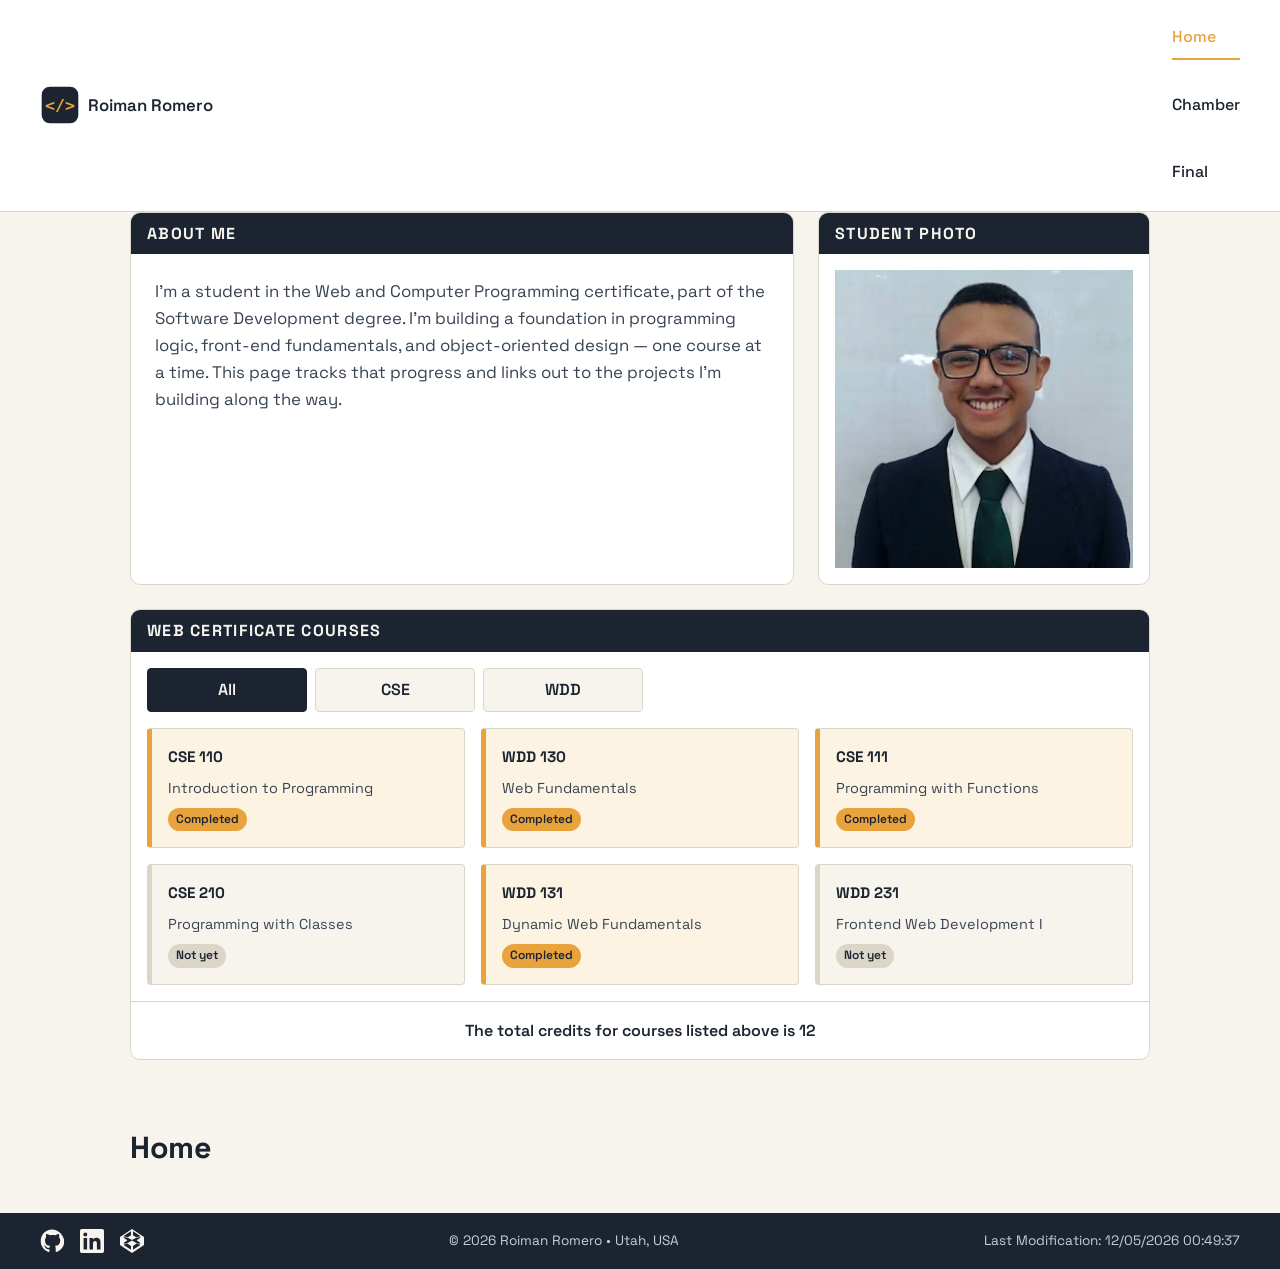
<file: index.html>
<!DOCTYPE html>
<html lang="en">
<head>
  <meta charset="UTF-8">
  <meta name="viewport" content="width=device-width, initial-scale=1.0">
  <meta name="description" content="Home page for Roiman Romero, a Web and Computer Programming certificate student at BYU-Idaho, showcasing coursework and progress.">
  <meta name="author" content="Roiman Romero">
  <title>Roiman Romero | Home</title>

  <link rel="preconnect" href="https://fonts.googleapis.com">
  <link rel="preconnect" href="https://fonts.gstatic.com" crossorigin>
  <link href="https://fonts.googleapis.com/css2?family=Space+Grotesk:wght@400;500;600;700&display=swap" rel="stylesheet">

  <link rel="stylesheet" href="styles/normalize.css">
  <link rel="stylesheet" href="styles/small.css">
  <link rel="stylesheet" href="styles/larger.css" media="screen and (min-width: 700px)">

  <script src="scripts/navigation.js" defer></script>
  <script src="scripts/date.js" defer></script>
  <script src="scripts/courses.js" defer></script>
</head>
<body>

  <header class="site-header">
    <div class="brand">
      <img src="images/logo.svg" alt="" class="brand__mark" width="40" height="40">
      <span class="brand__name">Roiman Romero</span>
    </div>
    <button class="hamburger" id="hamburgerBtn" aria-expanded="false" aria-controls="primaryNav" aria-label="Toggle navigation menu">
      <span class="hamburger__bar"></span>
      <span class="hamburger__bar"></span>
      <span class="hamburger__bar"></span>
    </button>
    <nav class="primary-nav" id="primaryNav">
      <ul>
        <li><a href="index.html" aria-current="page">Home</a></li>
        <li><a href="chamber.html">Chamber</a></li>
        <li><a href="final.html">Final</a></li>
      </ul>
    </nav>
  </header>

  <main>
    <h1>Home</h1>

    <section class="about" aria-labelledby="about-heading">
      <h2 id="about-heading">About Me</h2>
      <p>
        I'm a student in the Web and Computer Programming certificate, part of the
        Software Development degree. I'm building a foundation in programming
        logic, front-end fundamentals, and object-oriented design &mdash; one
        course at a time. This page tracks that progress and links out to the
        projects I'm building along the way.
      </p>
    </section>

    <section class="photo" aria-labelledby="photo-heading">
      <h2 id="photo-heading">Student Photo</h2>
      <img src="images/studentphoto.jpg" alt="Placeholder portrait of Roiman Romero" width="320" height="320" loading="lazy">
    </section>

    <section class="courses" aria-labelledby="courses-heading">
      <h2 id="courses-heading">Web Certificate Courses</h2>

      <div class="course-filters" id="courseFilters">
        <button type="button" data-filter="all" class="is-active">All</button>
        <button type="button" data-filter="CSE">CSE</button>
        <button type="button" data-filter="WDD">WDD</button>
      </div>

      <div class="course-list" id="courseList" aria-live="polite">
        <!-- Course cards injected by scripts/courses.js -->
      </div>

      <p class="course-total">The total credits for courses listed above is <span id="creditTotal">0</span></p>
    </section>
  </main>

  <footer class="site-footer">
    <div class="footer__social">
      <a href="https://github.com/" target="_blank" rel="noopener noreferrer" aria-label="GitHub profile">
        <svg viewBox="0 0 24 24" width="24" height="24" aria-hidden="true"><path fill="currentColor" d="M12 .5C5.7.5.7 5.6.7 12c0 5.1 3.3 9.4 7.9 11 .6.1.8-.3.8-.6v-2.2c-3.2.7-3.9-1.4-3.9-1.4-.5-1.3-1.3-1.7-1.3-1.7-1.1-.7.1-.7.1-.7 1.2.1 1.8 1.2 1.8 1.2 1 1.8 2.8 1.3 3.4 1 .1-.8.4-1.3.8-1.6-2.6-.3-5.3-1.3-5.3-5.7 0-1.3.4-2.3 1.2-3.1-.1-.3-.5-1.5.1-3.1 0 0 1-.3 3.3 1.2.9-.3 2-.4 3-.4s2.1.1 3 .4c2.3-1.5 3.3-1.2 3.3-1.2.6 1.6.3 2.8.1 3.1.7.8 1.2 1.8 1.2 3.1 0 4.4-2.7 5.4-5.3 5.7.4.4.8 1.1.8 2.2v3.3c0 .3.2.7.8.6 4.6-1.6 7.9-5.9 7.9-11C23.3 5.6 18.3.5 12 .5Z"/></svg>
      </a>
      <a href="https://www.linkedin.com/" target="_blank" rel="noopener noreferrer" aria-label="LinkedIn profile">
        <svg viewBox="0 0 24 24" width="24" height="24" aria-hidden="true"><path fill="currentColor" d="M20.4 20.4h-3.5v-5.5c0-1.3 0-3-1.8-3s-2.1 1.4-2.1 2.9v5.6H9.5V9h3.4v1.6h.1c.5-.9 1.6-1.8 3.3-1.8 3.6 0 4.2 2.4 4.2 5.4v6.2ZM5.3 7.4a2 2 0 1 1 0-4 2 2 0 0 1 0 4ZM7.1 20.4H3.6V9h3.5v11.4ZM22.2 0H1.8C.8 0 0 .8 0 1.7v20.6C0 23.2.8 24 1.8 24h20.4c1 0 1.8-.8 1.8-1.7V1.7C24 .8 23.2 0 22.2 0Z"/></svg>
      </a>
      <a href="https://codepen.io/" target="_blank" rel="noopener noreferrer" aria-label="CodePen profile">
        <svg viewBox="0 0 24 24" width="24" height="24" aria-hidden="true"><path fill="currentColor" d="M12 0 0 8v8l12 8 12-8V8L12 0Zm8.5 8.7-3.9 2.6 3.9 2.6-1.9 1.3L12 11.5 5.4 15.2 3.5 13.9l3.9-2.6-3.9-2.6L5.4 7.4 12 11.1l6.6-3.7 1.9 1.3ZM11 2.3v3.9L6.6 9 3.6 7 11 2.3Zm2 0L20.4 7l-3 2-4.4-2.8V2.3ZM3.6 16l3-2L11 17v3.7L3.6 16Zm9.4 4.7V17l4.4-2.9 3 2-7.4 4.6Z"/></svg>
      </a>
    </div>
    <p class="footer__meta">&copy; <span id="currentYear"></span> Roiman Romero &bull; Utah, USA</p>
    <p class="footer__modified" id="lastModified"></p>
  </footer>

</body>
</html>
</file>
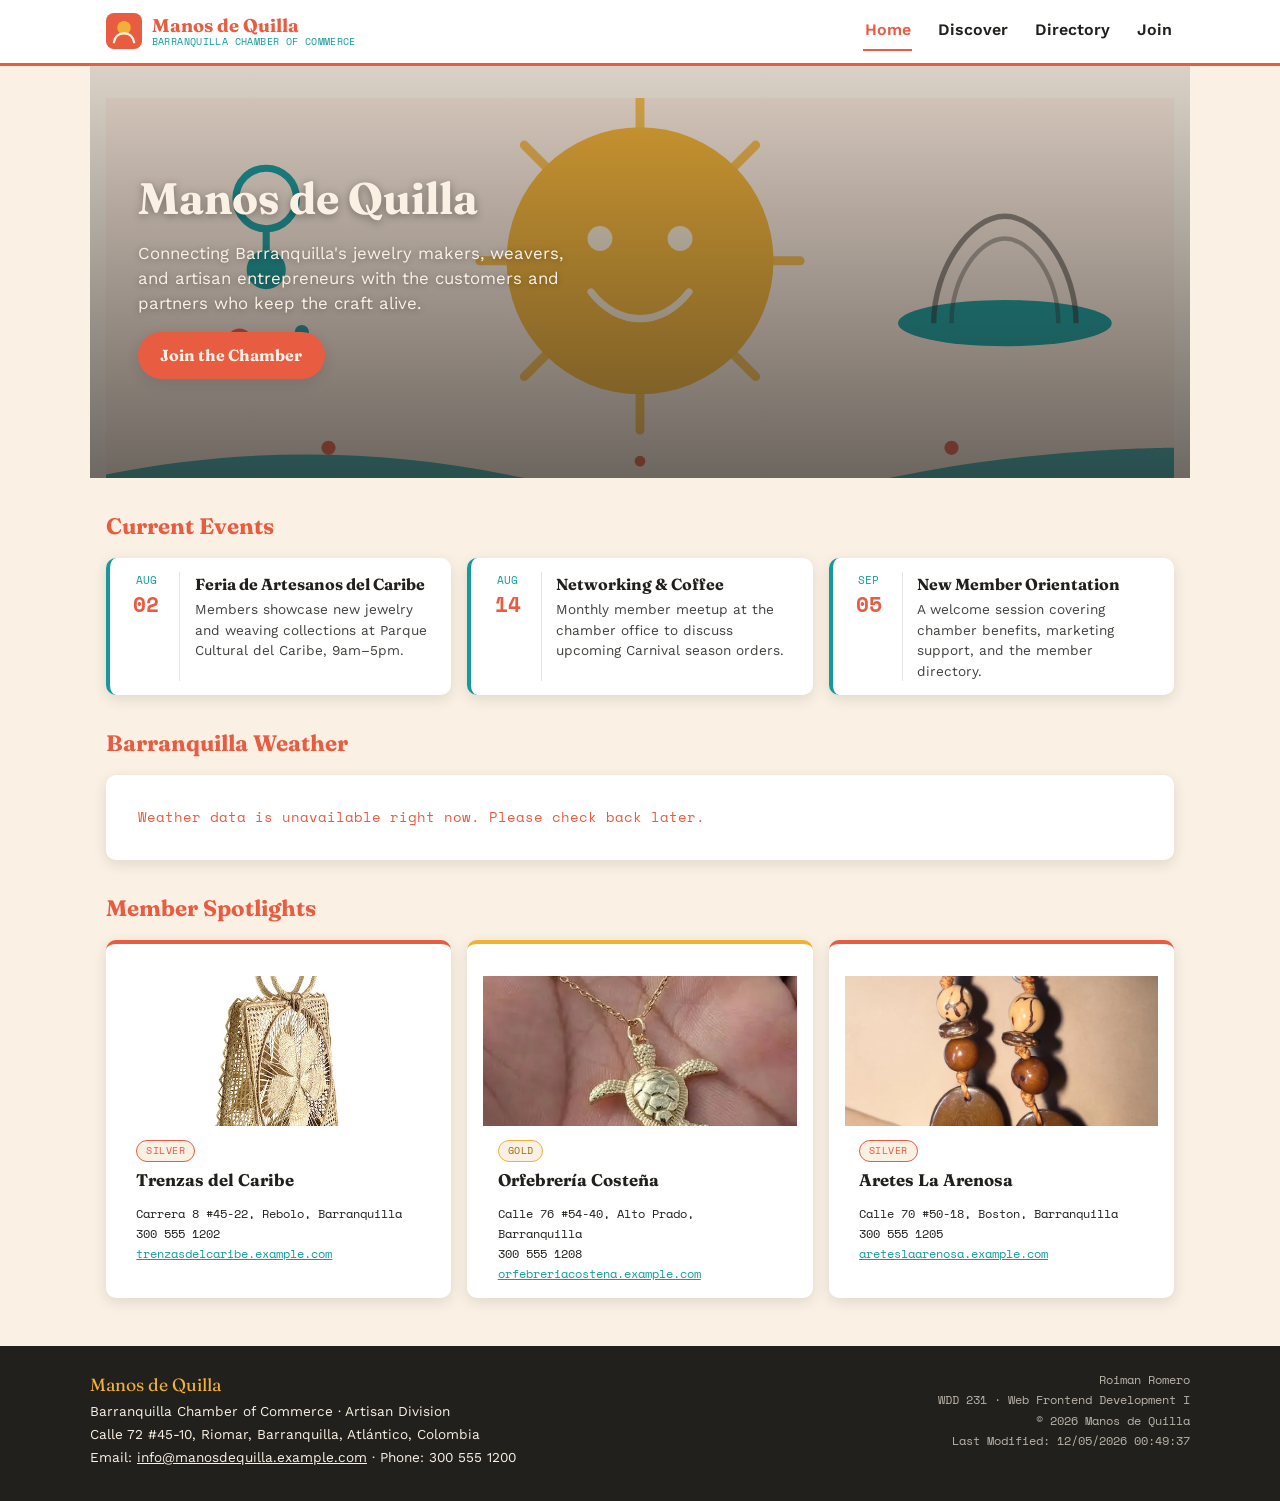
<file: chamber/index.html>
<!DOCTYPE html>
<html lang="en">
<head>
  <meta charset="UTF-8" />
  <meta name="viewport" content="width=device-width, initial-scale=1.0" />
  <title>Home | Manos de Quilla — Barranquilla Chamber of Commerce</title>
  <meta name="description" content="Manos de Quilla is the Barranquilla Chamber of Commerce division supporting artisan businesses in jewelry, weaving, hats, and handcrafted accessories. Join, explore current events, and discover member spotlights." />
  <meta name="author" content="Roiman Romero" />

  <!-- Favicon -->
  <link rel="icon" type="image/svg+xml" href="images/favicon.svg" />

  <!-- Facebook / Open Graph meta -->
  <meta property="og:title" content="Manos de Quilla — Barranquilla Chamber of Commerce" />
  <meta property="og:description" content="Discover handmade jewelry, weaving, hats, and accessory businesses from artisans across Barranquilla, Colombia." />
  <meta property="og:image" content="https://roimanromero.github.io/wdd231/chamber/images/social-share.svg" />
  <meta property="og:url" content="https://roimanromero.github.io/wdd231/chamber/index.html" />
  <meta property="og:type" content="website" />

  <!-- Fonts -->
  <link rel="preconnect" href="https://fonts.googleapis.com" />
  <link rel="preconnect" href="https://fonts.gstatic.com" crossorigin />
  <link href="https://fonts.googleapis.com/css2?family=Fraunces:wght@600;700&family=Work+Sans:wght@400;500;600;700&family=Space+Mono:wght@400;700&display=swap" rel="stylesheet" />

  <!-- Styles: normalize first, then small (mobile-first), then larger (breakpoints) -->
  <link rel="stylesheet" href="styles/normalize.css" />
  <link rel="stylesheet" href="styles/small.css" />
  <link rel="stylesheet" href="styles/larger.css" />
</head>
<body>

  <header class="site-header">
    <div class="header-inner">
      <a href="index.html" class="brand">
        <img src="images/favicon.svg" alt="Manos de Quilla logo" />
        <span class="brand-text">
          <span class="brand-name">Manos de Quilla</span>
          <span class="brand-tag">Barranquilla Chamber of Commerce</span>
        </span>
      </a>

      <button id="navToggle" class="nav-toggle" aria-expanded="false" aria-controls="primaryNav" aria-label="Toggle navigation menu">
        <span></span>
      </button>

      <nav id="primaryNav" class="primary-nav">
        <ul>
          <li><a href="index.html" aria-current="page">Home</a></li>
          <li><a href="discover.html">Discover</a></li>
          <li><a href="directory.html">Directory</a></li>
          <li><a href="join.html">Join</a></li>
        </ul>
      </nav>
    </div>
  </header>

  <main class="home-main">

    <!-- Hero -->
    <section class="hero">
      <img src="images/hero-banner.svg" alt="Illustration of Barranquilla artisan jewelry, weaving, and Carnival motifs" class="hero-image" width="1200" height="520" />
      <div class="hero-overlay">
        <h1>Manos de Quilla</h1>
        <p>Connecting Barranquilla's jewelry makers, weavers, and artisan entrepreneurs with the customers and partners who keep the craft alive.</p>
        <a href="join.html" class="cta-button">Join the Chamber</a>
      </div>
    </section>

    <!-- Current Events -->
    <section class="events-section">
      <h2>Current Events</h2>
      <div class="events-grid">
        <article class="event-card">
          <p class="event-date"><span>Aug</span><span>02</span></p>
          <div class="event-body">
            <h3>Feria de Artesanos del Caribe</h3>
            <p>Members showcase new jewelry and weaving collections at Parque Cultural del Caribe, 9am–5pm.</p>
          </div>
        </article>
        <article class="event-card">
          <p class="event-date"><span>Aug</span><span>14</span></p>
          <div class="event-body">
            <h3>Networking &amp; Coffee</h3>
            <p>Monthly member meetup at the chamber office to discuss upcoming Carnival season orders.</p>
          </div>
        </article>
        <article class="event-card">
          <p class="event-date"><span>Sep</span><span>05</span></p>
          <div class="event-body">
            <h3>New Member Orientation</h3>
            <p>A welcome session covering chamber benefits, marketing support, and the member directory.</p>
          </div>
        </article>
      </div>
    </section>

    <!-- Weather -->
    <section class="weather-section">
      <h2>Barranquilla Weather</h2>
      <div id="weatherWidget" class="weather-widget">
        <p class="loading-message">Loading current weather…</p>
      </div>
    </section>

    <!-- Spotlights -->
    <section class="spotlights-section">
      <h2>Member Spotlights</h2>
      <div id="spotlightsGrid" class="spotlights-grid">
        <p class="loading-message">Loading member spotlights…</p>
      </div>
    </section>

  </main>

  <footer class="site-footer">
    <div class="footer-inner">
      <div class="footer-contact">
        <p class="footer-brand">Manos de Quilla</p>
        <p>Barranquilla Chamber of Commerce · Artisan Division</p>
        <p>Calle 72 #45-10, Riomar, Barranquilla, Atlántico, Colombia</p>
        <p>Email: <a href="mailto:info@manosdequilla.example.com">info@manosdequilla.example.com</a> · Phone: 300 555 1200</p>
      </div>
      <div class="footer-dev">
        <p>Roiman Romero</p>
        <p>WDD 231 · Web Frontend Development I</p>
        <p>&copy; <span id="currentYear"></span> Manos de Quilla</p>
        <p>Last Modified: <span id="lastModified"></span></p>
      </div>
    </div>
  </footer>

  <script src="scripts/home.js"></script>
</body>
</html>
</file>
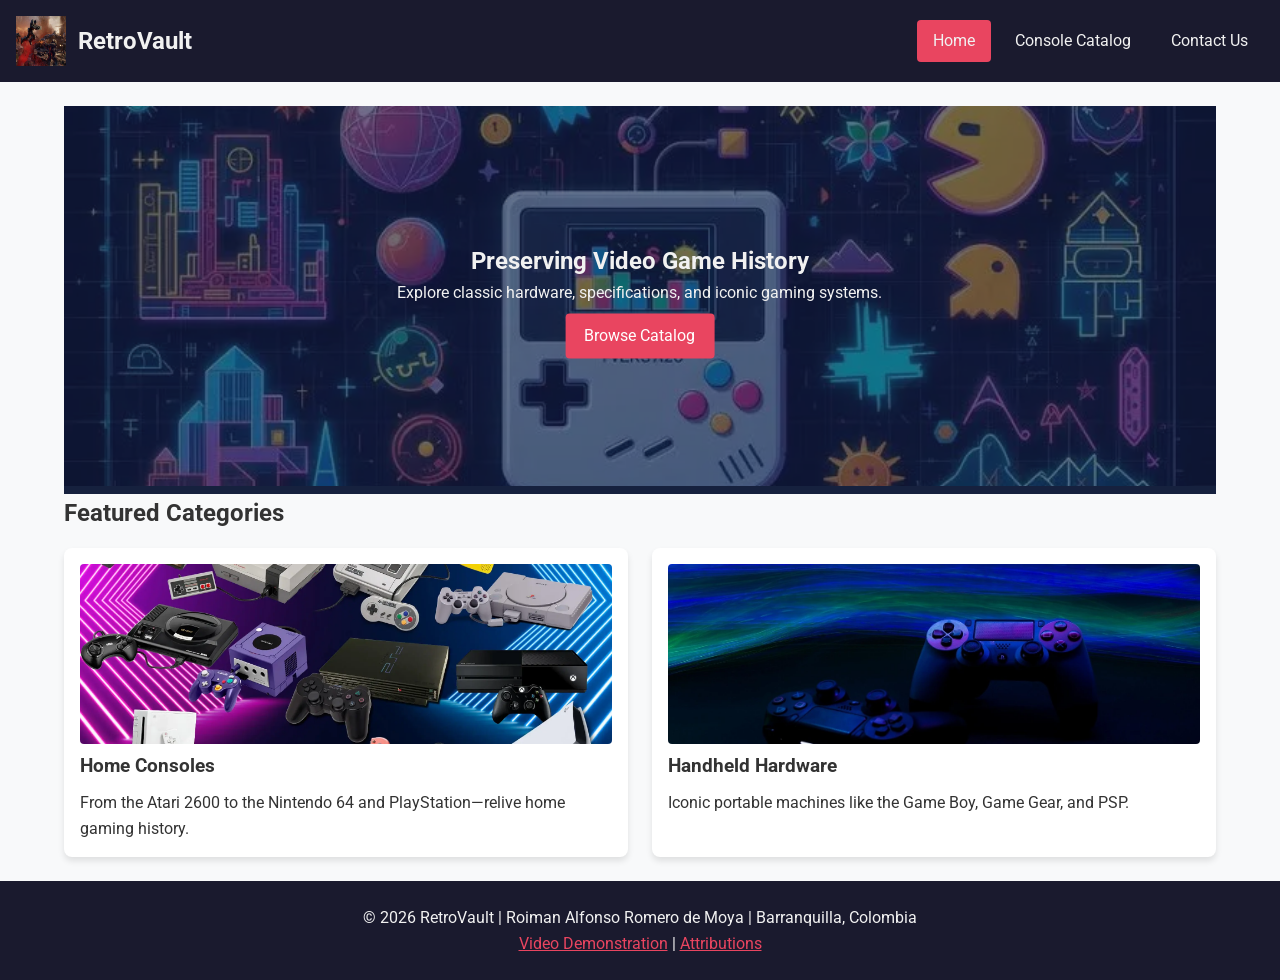
<file: personal/index.html>
<!DOCTYPE html>
<html lang="en">
<head>
  <meta charset="UTF-8">
  <meta name="viewport" content="width=device-width, initial-scale=1.0">
  <title>RetroVault | Home - Vintage Video Game Consoles</title>
  <meta name="description" content="Discover, explore, and preserve the golden era of vintage gaming consoles and classic retro hardware at RetroVault.">
  <meta name="author" content="Roiman Alfonso Romero de Moya">

  <!-- Open Graph / Social Media (URLs Absolutas y longitudes exactas) -->
  <meta property="og:title" content="RetroVault - Discover Vintage Gaming Consoles"> <!-- 46 caracteres -->
  <meta property="og:type" content="website">
  <meta property="og:image" content="https://roimanromero.github.io/wdd231/final/images/hero.webp">
  <meta property="og:url" content="https://roimanromero.github.io/wdd231/final/index.html">
  <meta property="og:description" content="Explore and preserve classic video game consoles, hardware specs, and vintage gaming history with RetroVault."> <!-- 108 caracteres -->

  <link rel="icon" href="images/favicon.ico" type="image/x-icon">

  <!-- Google Fonts Preconnect links -->
  <link rel="preconnect" href="https://fonts.googleapis.com">
  <link rel="preconnect" href="https://fonts.gstatic.com" crossorigin>

  <!-- Enlace 1 CSS: Google Fonts -->
  <link href="https://fonts.googleapis.com/css2?family=Roboto:wght@400;700&display=swap" rel="stylesheet">
  <!-- Enlace 2 CSS: Tu estilo local -->
  <link rel="stylesheet" href="styles/styles.css">

  <script type="module" src="scripts/main.js"></script>
</head>
<body>
  <header>
    <div class="logo-container">
      <img src="images/other.webp" alt="RetroVault Logo" width="50" height="50">
      <span>RetroVault</span>
    </div>
    <button id="hamburger" aria-label="Toggle Navigation Menu">&#9776;</button>
    <nav id="primary-nav">
      <ul>
        <li><a href="index.html" class="active">Home</a></li>
        <li><a href="catalog.html">Console Catalog</a></li>
        <li><a href="contact.html">Contact Us</a></li>
      </ul>
    </nav>
  </header>

  <main>
    <section class="hero">
      <img src="images/hero.webp" alt="Retro Video Games Showcase" width="1200" height="400" priority>
      <div class="hero-content">
        <h1>Preserving Video Game History</h1>
        <p>Explore classic hardware, specifications, and iconic gaming systems.</p>
        <a href="catalog.html" class="btn">Browse Catalog</a>
      </div>
    </section>

    <section class="highlights">
      <h2>Featured Categories</h2>
      <div class="card-grid">
        <article class="card">
          <img src="images/consoles.webp" alt="Classic Consoles" width="400" height="250" loading="lazy">
          <h3>Home Consoles</h3>
          <p>From the Atari 2600 to the Nintendo 64 and PlayStation—relive home gaming history.</p>
        </article>
        <article class="card">
          <img src="images/controls.webp" alt="Game Controllers" width="400" height="250" loading="lazy">
          <h3>Handheld Hardware</h3>
          <p>Iconic portable machines like the Game Boy, Game Gear, and PSP.</p>
        </article>
      </div>
    </section>
  </main>

  <footer>
    <p>&copy; 2026 RetroVault | Roiman Alfonso Romero de Moya | Barranquilla, Colombia</p>
    <p><a href="https://www.loom.com/share/d72ff877246e4ff8bd52ca370cd2125d" target="_blank" rel="noopener">Video Demonstration</a> | <a href="#attributions-modal" id="attributions-link">Attributions</a></p>
  </footer>

  <!-- Modal for Attributions -->
  <dialog id="attributions-modal">
    <div class="modal-content">
      <h2>Content & Image Attributions</h2>
      <p>All console specifications and image assets are utilized for educational purposes under fair use.</p>
      <ul>
        <li>Console Data Source: Internal JSON archive / Public Domain Tech DB</li>
        <li>Hero & Card Photography: Unsplash & Wikimedia Commons (CC-BY-SA)</li>
      </ul>
      <button id="close-modal" class="btn">Close</button>
    </div>
  </dialog>
</body>
</html>
</file>
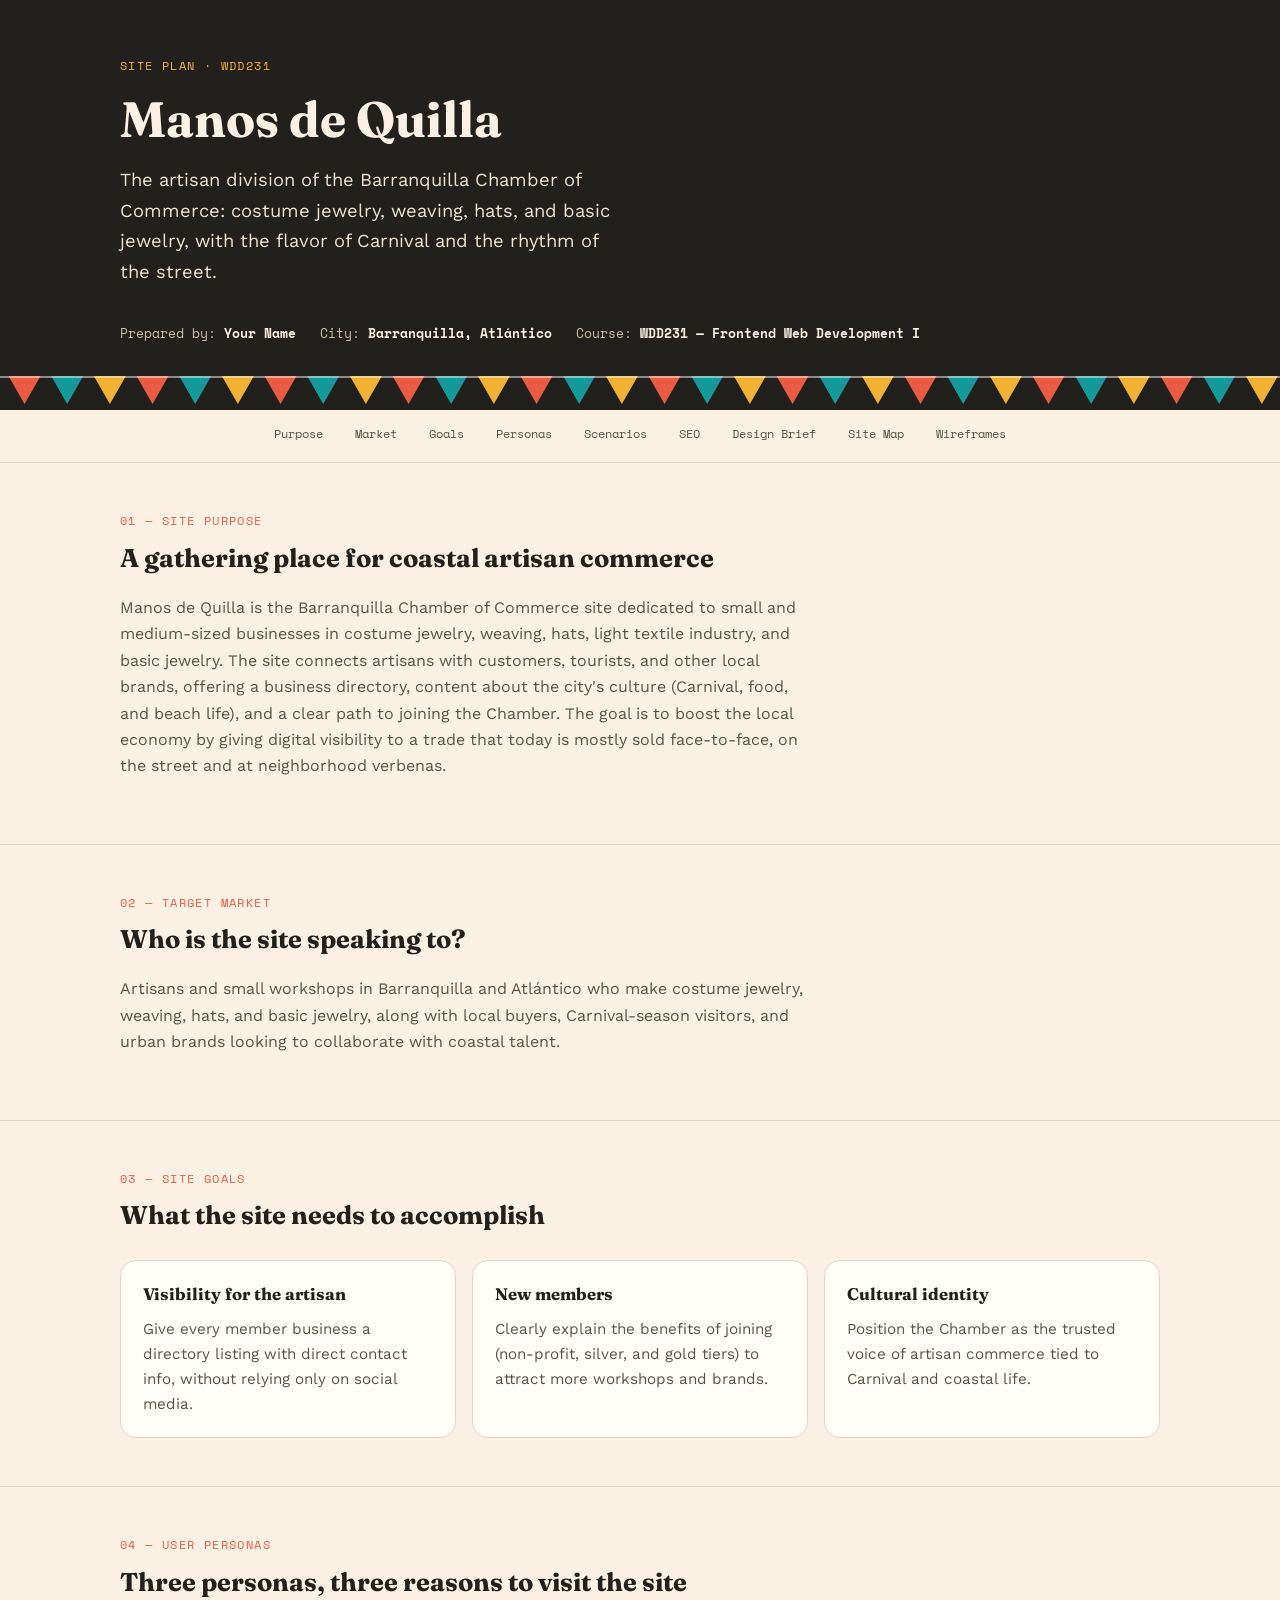
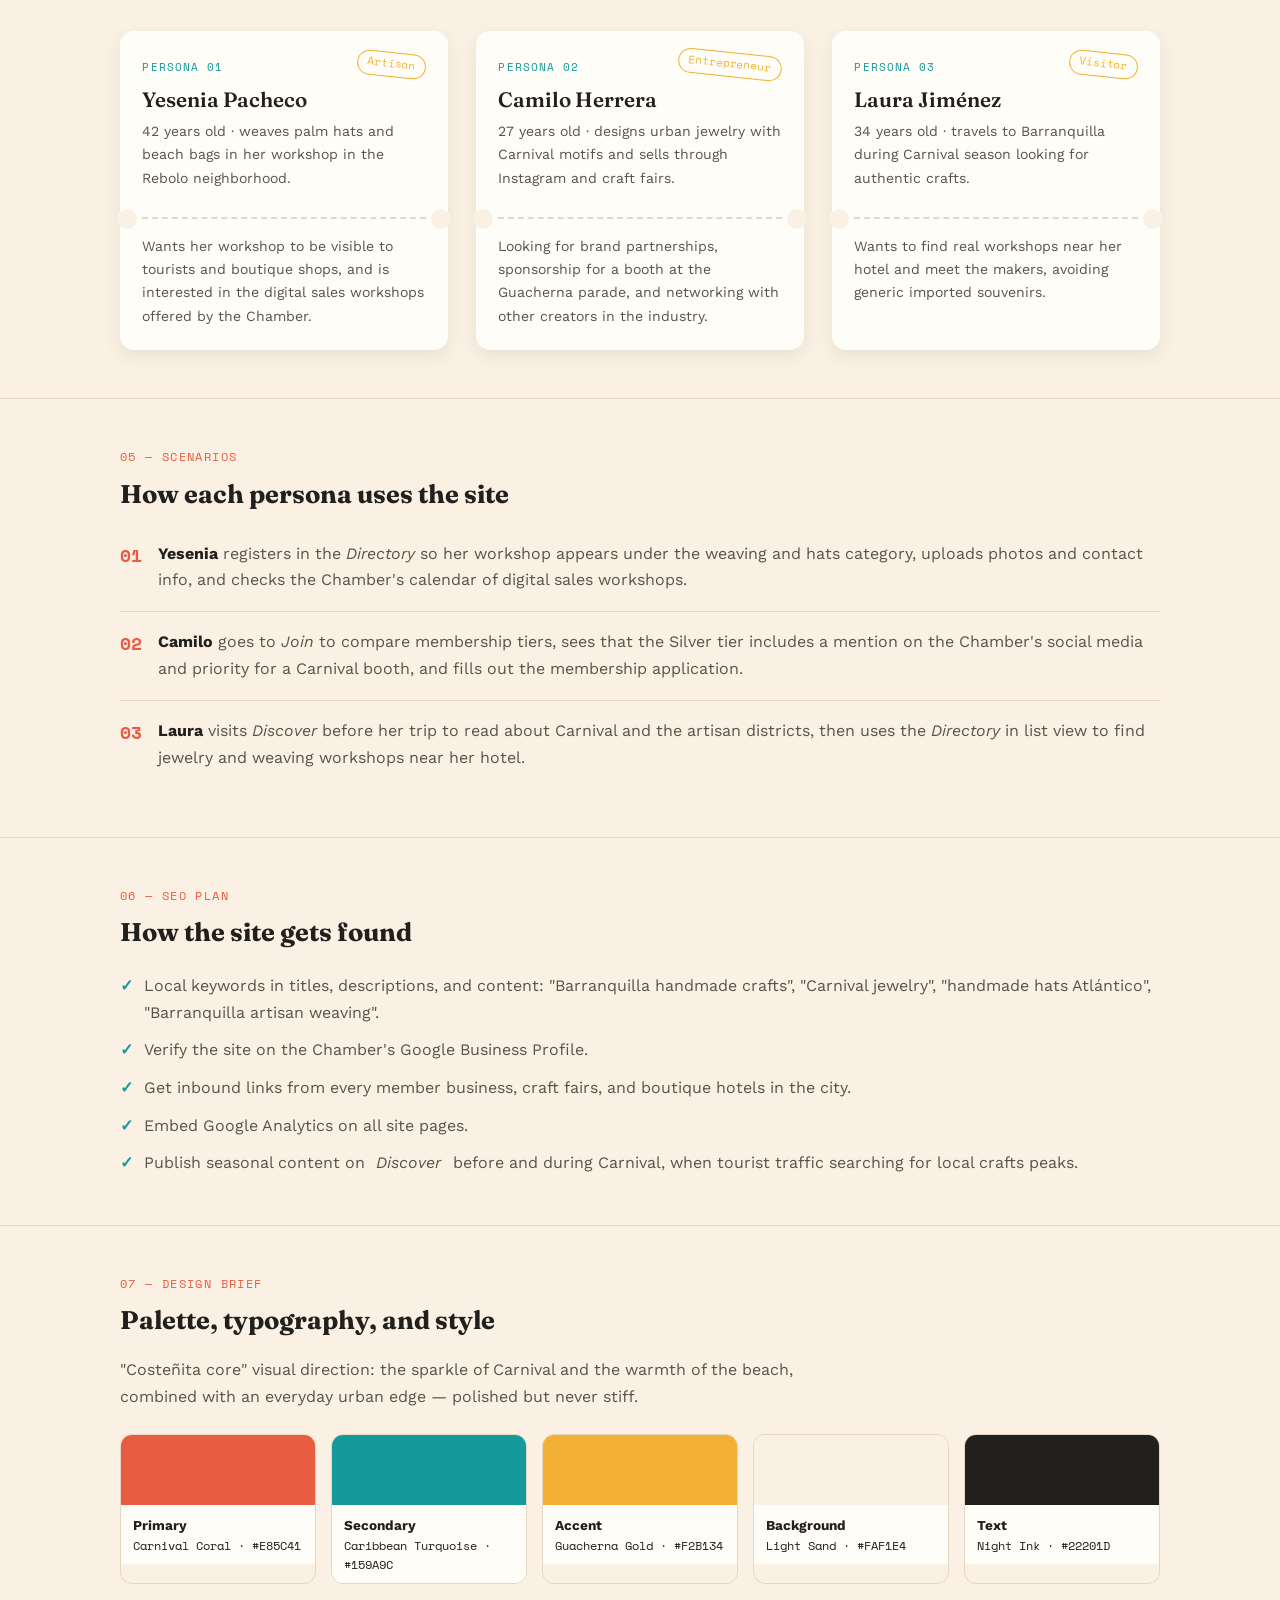
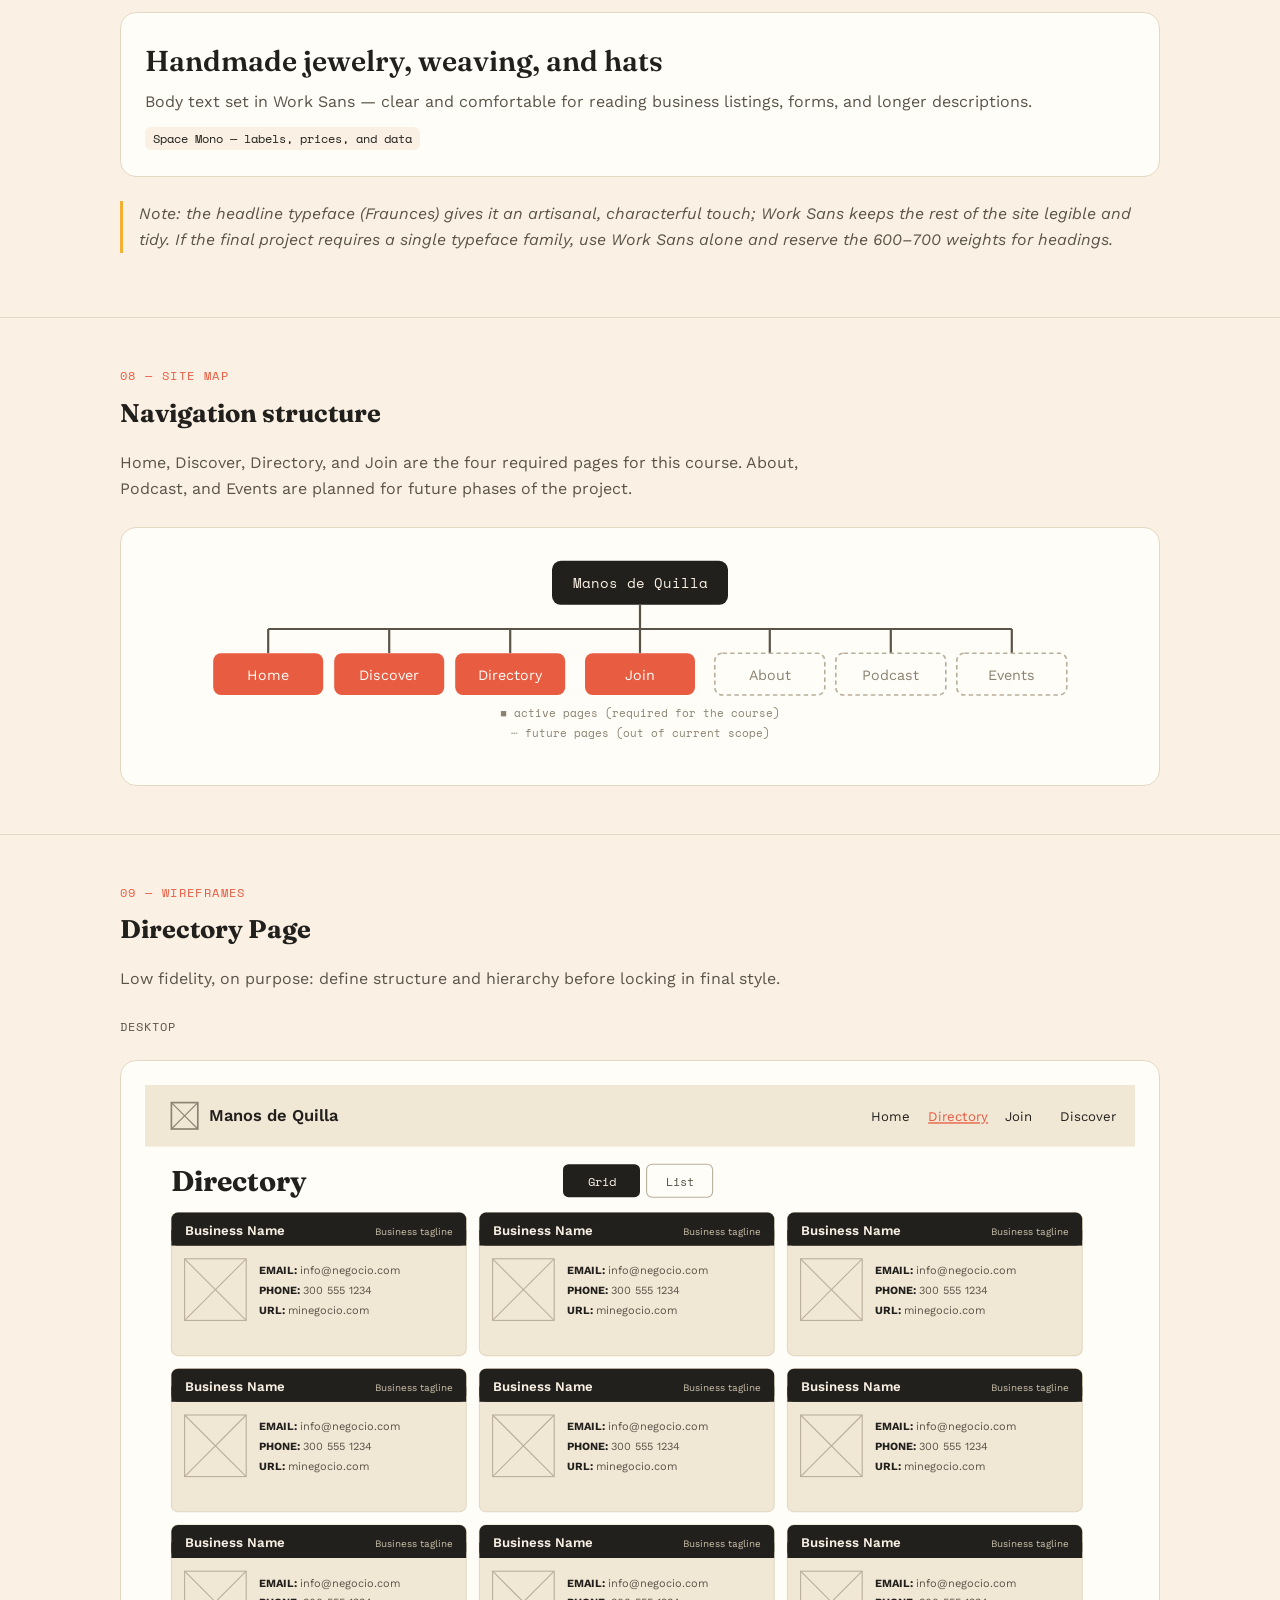
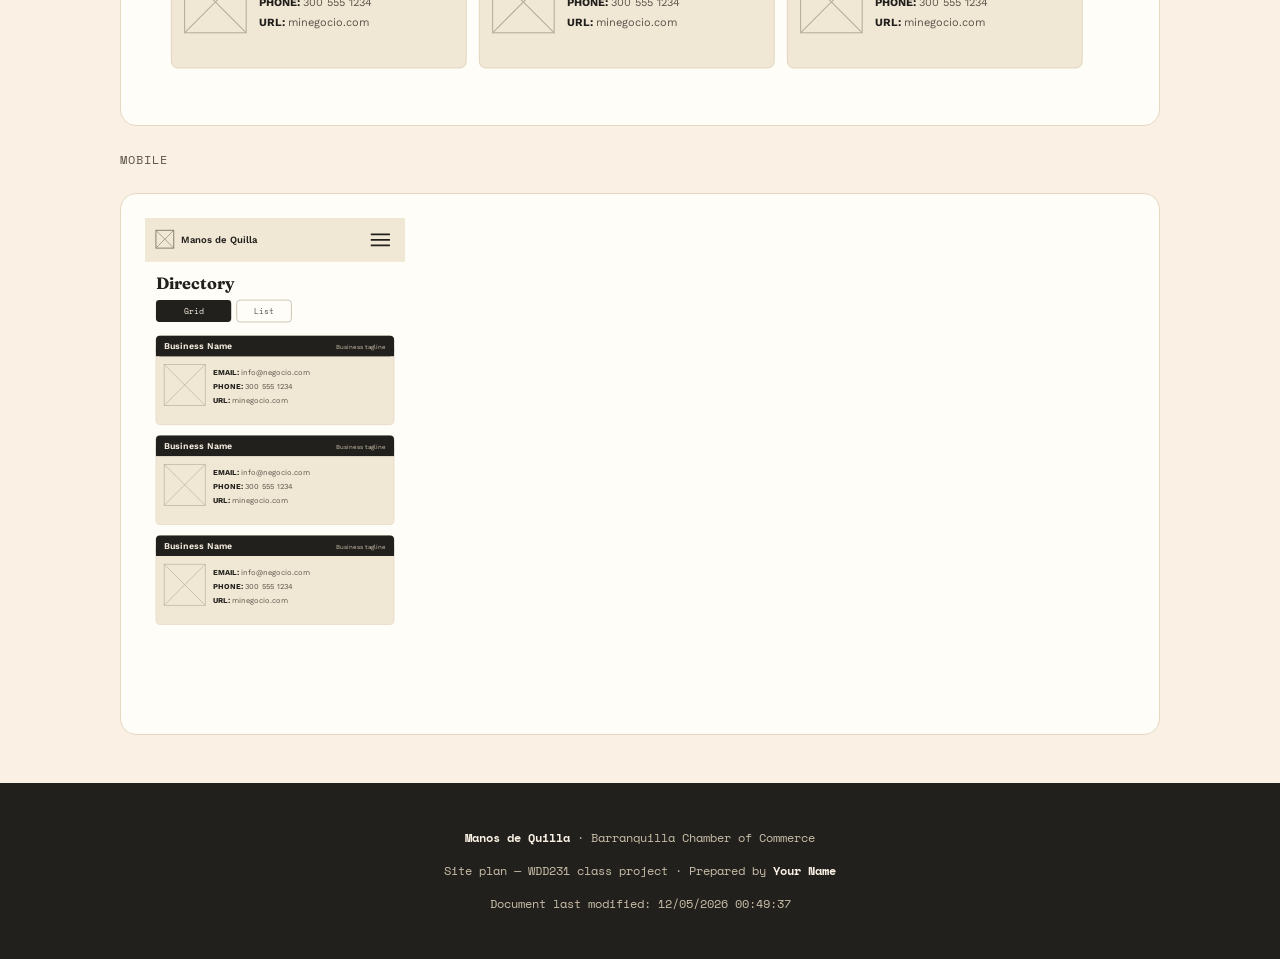
<file: split/index.html>
<!DOCTYPE html>
<html lang="en">
<head>
<meta charset="UTF-8">
<meta name="viewport" content="width=device-width, initial-scale=1.0">
<meta name="description" content="Site plan for Manos de Quilla, the artisan division of the Barranquilla Chamber of Commerce — costume jewelry, weaving, hats, and basic jewelry.">
<meta name="author" content="Tu Nombre">
<title>Site Plan · Manos de Quilla — Barranquilla Chamber of Commerce</title>
<link rel="preconnect" href="https://fonts.googleapis.com">
<link rel="preconnect" href="https://fonts.gstatic.com" crossorigin>
<link href="https://fonts.googleapis.com/css2?family=Fraunces:opsz,wght@9..144,500;9..144,600;9..144,700&family=Work+Sans:wght@400;500;600&family=Space+Mono:wght@400;700&display=swap" rel="stylesheet">
<link rel="stylesheet" href="styles/main.css">
<script src="scripts/main.js" defer></script>
</head>
<body>

<header class="hero">
  <div class="wrap">
    <span class="eyebrow">Site Plan · WDD231</span>
    <h1>Manos de Quilla</h1>
    <p class="tagline">The artisan division of the Barranquilla Chamber of Commerce: costume jewelry, weaving, hats, and basic jewelry, with the flavor of Carnival and the rhythm of the street.</p>
    <div class="meta">
      <span>Prepared by: <b>Your Name</b></span>
      <span>City: <b>Barranquilla, Atlántico</b></span>
      <span>Course: <b>WDD231 — Frontend Web Development I</b></span>
    </div>
  </div>
  <svg class="bunting" viewBox="0 0 1200 34" preserveAspectRatio="none" role="presentation" aria-hidden="true">
    <defs>
      <pattern id="bunting" width="120" height="34" patternUnits="userSpaceOnUse">
        <polygon points="8,0 38,0 23,28" fill="#E85C41"/>
        <polygon points="48,0 78,0 63,28" fill="#159A9C"/>
        <polygon points="88,0 118,0 103,28" fill="#F2B134"/>
      </pattern>
    </defs>
    <rect width="1200" height="34" fill="url(#bunting)"/>
    <line x1="0" y1="1" x2="1200" y2="1" stroke="#FAF1E4" stroke-width="2" opacity=".5"/>
  </svg>
</header>

<nav class="toc" aria-label="Document index">
  <ul>
    <li><a href="#proposito">Purpose</a></li>
    <li><a href="#mercado">Market</a></li>
    <li><a href="#objetivos">Goals</a></li>
    <li><a href="#personas">Personas</a></li>
    <li><a href="#escenarios">Scenarios</a></li>
    <li><a href="#seo">SEO</a></li>
    <li><a href="#marca">Design Brief</a></li>
    <li><a href="#mapa">Site Map</a></li>
    <li><a href="#wireframes">Wireframes</a></li>
  </ul>
</nav>

<main>

  <section class="doc" id="proposito">
    <div class="wrap">
      <span class="eyebrow">01 — Site Purpose</span>
      <h2>A gathering place for coastal artisan commerce</h2>
      <p class="lede">
        Manos de Quilla is the Barranquilla Chamber of Commerce site dedicated to small and
        medium-sized businesses in costume jewelry, weaving, hats, light textile industry, and
        basic jewelry. The site connects artisans with customers, tourists, and other local
        brands, offering a business directory, content about the city's culture (Carnival,
        food, and beach life), and a clear path to joining the Chamber. The goal is to boost
        the local economy by giving digital visibility to a trade that today is mostly sold
        face-to-face, on the street and at neighborhood verbenas.
      </p>
    </div>
  </section>

  <section class="doc" id="mercado">
    <div class="wrap">
      <span class="eyebrow">02 — Target Market</span>
      <h2>Who is the site speaking to?</h2>
      <p class="lede">
        Artisans and small workshops in Barranquilla and Atlántico who make costume jewelry,
        weaving, hats, and basic jewelry, along with local buyers, Carnival-season visitors,
        and urban brands looking to collaborate with coastal talent.
      </p>
    </div>
  </section>

  <section class="doc" id="objetivos">
    <div class="wrap">
      <span class="eyebrow">03 — Site Goals</span>
      <h2>What the site needs to accomplish</h2>
      <div class="grid-3">
        <div class="card">
          <h3>Visibility for the artisan</h3>
          <p>Give every member business a directory listing with direct contact info, without relying only on social media.</p>
        </div>
        <div class="card">
          <h3>New members</h3>
          <p>Clearly explain the benefits of joining (non-profit, silver, and gold tiers) to attract more workshops and brands.</p>
        </div>
        <div class="card">
          <h3>Cultural identity</h3>
          <p>Position the Chamber as the trusted voice of artisan commerce tied to Carnival and coastal life.</p>
        </div>
      </div>
    </div>
  </section>

  <section class="doc" id="personas">
    <div class="wrap">
      <span class="eyebrow">04 — User Personas</span>
      <h2>Three personas, three reasons to visit the site</h2>
      <div class="tickets">

        <article class="ticket">
          <span class="ticket__stamp">Artisan</span>
          <div class="ticket__body">
            <span class="ticket__role">Persona 01</span>
            <p class="ticket__name">Yesenia Pacheco</p>
            <p class="ticket__sub">42 years old · weaves palm hats and beach bags in her workshop in the Rebolo neighborhood.</p>
          </div>
          <div class="ticket__perf"></div>
          <div class="ticket__footer">
            Wants her workshop to be visible to tourists and boutique shops, and is interested in
            the digital sales workshops offered by the Chamber.
          </div>
        </article>

        <article class="ticket">
          <span class="ticket__stamp">Entrepreneur</span>
          <div class="ticket__body">
            <span class="ticket__role">Persona 02</span>
            <p class="ticket__name">Camilo Herrera</p>
            <p class="ticket__sub">27 years old · designs urban jewelry with Carnival motifs and sells through Instagram and craft fairs.</p>
          </div>
          <div class="ticket__perf"></div>
          <div class="ticket__footer">
            Looking for brand partnerships, sponsorship for a booth at the Guacherna parade, and
            networking with other creators in the industry.
          </div>
        </article>

        <article class="ticket">
          <span class="ticket__stamp">Visitor</span>
          <div class="ticket__body">
            <span class="ticket__role">Persona 03</span>
            <p class="ticket__name">Laura Jiménez</p>
            <p class="ticket__sub">34 years old · travels to Barranquilla during Carnival season looking for authentic crafts.</p>
          </div>
          <div class="ticket__perf"></div>
          <div class="ticket__footer">
            Wants to find real workshops near her hotel and meet the makers, avoiding generic
            imported souvenirs.
          </div>
        </article>

      </div>
    </div>
  </section>

  <section class="doc" id="escenarios">
    <div class="wrap">
      <span class="eyebrow">05 — Scenarios</span>
      <h2>How each persona uses the site</h2>

      <div class="scenario">
        <span class="scenario__num">01</span>
        <p><strong>Yesenia</strong> registers in the <em>Directory</em> so her workshop appears under the weaving and hats category, uploads photos and contact info, and checks the Chamber's calendar of digital sales workshops.</p>
      </div>
      <div class="scenario">
        <span class="scenario__num">02</span>
        <p><strong>Camilo</strong> goes to <em>Join</em> to compare membership tiers, sees that the Silver tier includes a mention on the Chamber's social media and priority for a Carnival booth, and fills out the membership application.</p>
      </div>
      <div class="scenario">
        <span class="scenario__num">03</span>
        <p><strong>Laura</strong> visits <em>Discover</em> before her trip to read about Carnival and the artisan districts, then uses the <em>Directory</em> in list view to find jewelry and weaving workshops near her hotel.</p>
      </div>
    </div>
  </section>

  <section class="doc" id="seo">
    <div class="wrap">
      <span class="eyebrow">06 — SEO Plan</span>
      <h2>How the site gets found</h2>
      <ul class="seo-list">
        <li>Local keywords in titles, descriptions, and content: "Barranquilla handmade crafts", "Carnival jewelry", "handmade hats Atlántico", "Barranquilla artisan weaving".</li>
        <li>Verify the site on the Chamber's Google Business Profile.</li>
        <li>Get inbound links from every member business, craft fairs, and boutique hotels in the city.</li>
        <li>Embed Google Analytics on all site pages.</li>
        <li>Publish seasonal content on <em>Discover</em> before and during Carnival, when tourist traffic searching for local crafts peaks.</li>
      </ul>
    </div>
  </section>

  <section class="doc" id="marca">
    <div class="wrap">
      <span class="eyebrow">07 — Design Brief</span>
      <h2>Palette, typography, and style</h2>
      <p class="lede">
        "Costeñita core" visual direction: the sparkle of Carnival and the warmth of the beach,
        combined with an everyday urban edge — polished but never stiff.
      </p>

      <div class="swatches">
        <div class="swatch">
          <div class="swatch__color" style="background:#E85C41"></div>
          <div class="swatch__label"><b>Primary</b>Carnival Coral · #E85C41</div>
        </div>
        <div class="swatch">
          <div class="swatch__color" style="background:#159A9C"></div>
          <div class="swatch__label"><b>Secondary</b>Caribbean Turquoise · #159A9C</div>
        </div>
        <div class="swatch">
          <div class="swatch__color" style="background:#F2B134"></div>
          <div class="swatch__label"><b>Accent</b>Guacherna Gold · #F2B134</div>
        </div>
        <div class="swatch">
          <div class="swatch__color" style="background:#FAF1E4"></div>
          <div class="swatch__label"><b>Background</b>Light Sand · #FAF1E4</div>
        </div>
        <div class="swatch">
          <div class="swatch__color" style="background:#22201D"></div>
          <div class="swatch__label"><b>Text</b>Night Ink · #22201D</div>
        </div>
      </div>

      <div class="type-sample">
        <p class="display">Handmade jewelry, weaving, and hats</p>
        <p class="body-copy">Body text set in Work Sans — clear and comfortable for reading business listings, forms, and longer descriptions.</p>
        <span class="mono-tag">Space Mono — labels, prices, and data</span>
      </div>

      <p class="mood">
        Note: the headline typeface (Fraunces) gives it an artisanal, characterful touch; Work
        Sans keeps the rest of the site legible and tidy. If the final project requires a single
        typeface family, use Work Sans alone and reserve the 600–700 weights for headings.
      </p>
    </div>
  </section>

  <section class="doc" id="mapa">
    <div class="wrap">
      <span class="eyebrow">08 — Site Map</span>
      <h2>Navigation structure</h2>
      <p class="lede">Home, Discover, Directory, and Join are the four required pages for this course. About, Podcast, and Events are planned for future phases of the project.</p>

      <div class="diagram-frame">
        <svg viewBox="0 0 900 190" width="100%" role="img" aria-label="Site map: Manos de Quilla connects to Home, Discover, Directory, and Join as active pages, and to About, Podcast, and Events as future pages.">
          <!-- root -->
          <rect x="370" y="8" width="160" height="40" rx="8" fill="#22201D"/>
          <text x="450" y="33" text-anchor="middle" fill="#FAF1E4" font-family="Space Mono, monospace" font-size="13">Manos de Quilla</text>

          <!-- trunk -->
          <line x1="450" y1="48" x2="450" y2="70" stroke="#5A5348" stroke-width="2"/>
          <line x1="112" y1="70" x2="788" y2="70" stroke="#5A5348" stroke-width="2"/>

          <!-- 7 drop lines -->
          <line x1="112" y1="70" x2="112" y2="92" stroke="#5A5348" stroke-width="2"/>
          <line x1="222" y1="70" x2="222" y2="92" stroke="#5A5348" stroke-width="2"/>
          <line x1="332" y1="70" x2="332" y2="92" stroke="#5A5348" stroke-width="2"/>
          <line x1="450" y1="70" x2="450" y2="92" stroke="#5A5348" stroke-width="2"/>
          <line x1="568" y1="70" x2="568" y2="92" stroke="#5A5348" stroke-width="2"/>
          <line x1="678" y1="70" x2="678" y2="92" stroke="#5A5348" stroke-width="2"/>
          <line x1="788" y1="70" x2="788" y2="92" stroke="#5A5348" stroke-width="2"/>

          <!-- active pages -->
          <g font-family="Work Sans, sans-serif" font-size="13">
            <rect x="62" y="92" width="100" height="38" rx="7" fill="#E85C41"/>
            <text x="112" y="116" text-anchor="middle" fill="#FFFDF8">Home</text>

            <rect x="172" y="92" width="100" height="38" rx="7" fill="#E85C41"/>
            <text x="222" y="116" text-anchor="middle" fill="#FFFDF8">Discover</text>

            <rect x="282" y="92" width="100" height="38" rx="7" fill="#E85C41"/>
            <text x="332" y="116" text-anchor="middle" fill="#FFFDF8">Directory</text>

            <rect x="400" y="92" width="100" height="38" rx="7" fill="#E85C41"/>
            <text x="450" y="116" text-anchor="middle" fill="#FFFDF8">Join</text>

            <!-- future pages -->
            <rect x="518" y="92" width="100" height="38" rx="7" fill="none" stroke="#B9AF9C" stroke-width="1.5" stroke-dasharray="4 3"/>
            <text x="568" y="116" text-anchor="middle" fill="#8A8271">About</text>

            <rect x="628" y="92" width="100" height="38" rx="7" fill="none" stroke="#B9AF9C" stroke-width="1.5" stroke-dasharray="4 3"/>
            <text x="678" y="116" text-anchor="middle" fill="#8A8271">Podcast</text>

            <rect x="738" y="92" width="100" height="38" rx="7" fill="none" stroke="#B9AF9C" stroke-width="1.5" stroke-dasharray="4 3"/>
            <text x="788" y="116" text-anchor="middle" fill="#8A8271">Events</text>
          </g>

          <g font-family="Space Mono, monospace" font-size="10" fill="#8A8271">
            <text x="450" y="150" text-anchor="middle">■ active pages (required for the course)</text>
            <text x="450" y="168" text-anchor="middle">┄ future pages (out of current scope)</text>
          </g>
        </svg>
      </div>
    </div>
  </section>

  <section class="doc" id="wireframes">
    <div class="wrap">
      <span class="eyebrow">09 — Wireframes</span>
      <h2>Directory Page</h2>
      <p class="lede">Low fidelity, on purpose: define structure and hierarchy before locking in final style.</p>

      <p class="wireframe-caption">Desktop</p>
      <div class="diagram-frame">
        <svg viewBox="0 0 900 560" width="100%" role="img" aria-label="Desktop wireframe of the Directory page, with header, navigation, grid/list view controls, and nine business cards in a three-column grid.">
          <rect width="900" height="560" fill="#FFFDF8"/>
          <!-- header -->
          <rect x="0" y="0" width="900" height="56" fill="#F1E7D5"/>
          <rect x="24" y="16" width="24" height="24" fill="none" stroke="#8A8271" stroke-width="1.5"/>
          <line x1="24" y1="16" x2="48" y2="40" stroke="#8A8271" stroke-width="1"/>
          <line x1="48" y1="16" x2="24" y2="40" stroke="#8A8271" stroke-width="1"/>
          <text x="58" y="33" font-family="Work Sans, sans-serif" font-size="15" font-weight="600" fill="#22201D">Manos de Quilla</text>
          <text x="660" y="33" font-family="Work Sans, sans-serif" font-size="12" fill="#22201D">Home</text>
          <text x="712" y="33" font-family="Work Sans, sans-serif" font-size="12" fill="#E85C41" text-decoration="underline">Directory</text>
          <text x="782" y="33" font-family="Work Sans, sans-serif" font-size="12" fill="#22201D">Join</text>
          <text x="832" y="33" font-family="Work Sans, sans-serif" font-size="12" fill="#22201D">Discover</text>

          <!-- title -->
          <text x="24" y="96" font-family="Fraunces, serif" font-size="26" font-weight="700" fill="#22201D">Directory</text>

          <!-- grid/list toggle -->
          <rect x="380" y="72" width="70" height="30" rx="5" fill="#22201D"/>
          <text x="415" y="92" text-anchor="middle" font-family="Space Mono, monospace" font-size="11" fill="#FAF1E4">Grid</text>
          <rect x="456" y="72" width="60" height="30" rx="5" fill="none" stroke="#B9AF9C"/>
          <text x="486" y="92" text-anchor="middle" font-family="Space Mono, monospace" font-size="11" fill="#5A5348">List</text>

          <!-- 3x3 business cards -->
          <g font-family="Work Sans, sans-serif">

            <g>
              <rect x="24" y="116" width="268" height="130" rx="6" fill="#F1E7D5" stroke="#E4D8C3"/>
              <rect x="24" y="116" width="268" height="30" rx="6" fill="#22201D"/>
              <rect x="24" y="132" width="268" height="14" fill="#22201D"/>
              <text x="36" y="136" font-size="12" font-weight="600" fill="#FAF1E4">Business Name</text>
              <text x="280" y="136" text-anchor="end" font-size="9" fill="#C9BFA9">Business tagline</text>
              <rect x="36" y="158" width="56" height="56" fill="none" stroke="#B9AF9C" stroke-width="1"/>
              <line x1="36" y1="158" x2="92" y2="214" stroke="#B9AF9C" stroke-width="1"/>
              <line x1="92" y1="158" x2="36" y2="214" stroke="#B9AF9C" stroke-width="1"/>
              <text x="104" y="172" font-size="10" fill="#5A5348"><tspan font-weight="700" fill="#22201D">EMAIL: </tspan>info@negocio.com</text>
              <text x="104" y="190" font-size="10" fill="#5A5348"><tspan font-weight="700" fill="#22201D">PHONE: </tspan>300 555 1234</text>
              <text x="104" y="208" font-size="10" fill="#5A5348"><tspan font-weight="700" fill="#22201D">URL: </tspan>minegocio.com</text>
            </g>
            <g>
              <rect x="304" y="116" width="268" height="130" rx="6" fill="#F1E7D5" stroke="#E4D8C3"/>
              <rect x="304" y="116" width="268" height="30" rx="6" fill="#22201D"/>
              <rect x="304" y="132" width="268" height="14" fill="#22201D"/>
              <text x="316" y="136" font-size="12" font-weight="600" fill="#FAF1E4">Business Name</text>
              <text x="560" y="136" text-anchor="end" font-size="9" fill="#C9BFA9">Business tagline</text>
              <rect x="316" y="158" width="56" height="56" fill="none" stroke="#B9AF9C" stroke-width="1"/>
              <line x1="316" y1="158" x2="372" y2="214" stroke="#B9AF9C" stroke-width="1"/>
              <line x1="372" y1="158" x2="316" y2="214" stroke="#B9AF9C" stroke-width="1"/>
              <text x="384" y="172" font-size="10" fill="#5A5348"><tspan font-weight="700" fill="#22201D">EMAIL: </tspan>info@negocio.com</text>
              <text x="384" y="190" font-size="10" fill="#5A5348"><tspan font-weight="700" fill="#22201D">PHONE: </tspan>300 555 1234</text>
              <text x="384" y="208" font-size="10" fill="#5A5348"><tspan font-weight="700" fill="#22201D">URL: </tspan>minegocio.com</text>
            </g>
            <g>
              <rect x="584" y="116" width="268" height="130" rx="6" fill="#F1E7D5" stroke="#E4D8C3"/>
              <rect x="584" y="116" width="268" height="30" rx="6" fill="#22201D"/>
              <rect x="584" y="132" width="268" height="14" fill="#22201D"/>
              <text x="596" y="136" font-size="12" font-weight="600" fill="#FAF1E4">Business Name</text>
              <text x="840" y="136" text-anchor="end" font-size="9" fill="#C9BFA9">Business tagline</text>
              <rect x="596" y="158" width="56" height="56" fill="none" stroke="#B9AF9C" stroke-width="1"/>
              <line x1="596" y1="158" x2="652" y2="214" stroke="#B9AF9C" stroke-width="1"/>
              <line x1="652" y1="158" x2="596" y2="214" stroke="#B9AF9C" stroke-width="1"/>
              <text x="664" y="172" font-size="10" fill="#5A5348"><tspan font-weight="700" fill="#22201D">EMAIL: </tspan>info@negocio.com</text>
              <text x="664" y="190" font-size="10" fill="#5A5348"><tspan font-weight="700" fill="#22201D">PHONE: </tspan>300 555 1234</text>
              <text x="664" y="208" font-size="10" fill="#5A5348"><tspan font-weight="700" fill="#22201D">URL: </tspan>minegocio.com</text>
            </g>
            <g>
              <rect x="24" y="258" width="268" height="130" rx="6" fill="#F1E7D5" stroke="#E4D8C3"/>
              <rect x="24" y="258" width="268" height="30" rx="6" fill="#22201D"/>
              <rect x="24" y="274" width="268" height="14" fill="#22201D"/>
              <text x="36" y="278" font-size="12" font-weight="600" fill="#FAF1E4">Business Name</text>
              <text x="280" y="278" text-anchor="end" font-size="9" fill="#C9BFA9">Business tagline</text>
              <rect x="36" y="300" width="56" height="56" fill="none" stroke="#B9AF9C" stroke-width="1"/>
              <line x1="36" y1="300" x2="92" y2="356" stroke="#B9AF9C" stroke-width="1"/>
              <line x1="92" y1="300" x2="36" y2="356" stroke="#B9AF9C" stroke-width="1"/>
              <text x="104" y="314" font-size="10" fill="#5A5348"><tspan font-weight="700" fill="#22201D">EMAIL: </tspan>info@negocio.com</text>
              <text x="104" y="332" font-size="10" fill="#5A5348"><tspan font-weight="700" fill="#22201D">PHONE: </tspan>300 555 1234</text>
              <text x="104" y="350" font-size="10" fill="#5A5348"><tspan font-weight="700" fill="#22201D">URL: </tspan>minegocio.com</text>
            </g>
            <g>
              <rect x="304" y="258" width="268" height="130" rx="6" fill="#F1E7D5" stroke="#E4D8C3"/>
              <rect x="304" y="258" width="268" height="30" rx="6" fill="#22201D"/>
              <rect x="304" y="274" width="268" height="14" fill="#22201D"/>
              <text x="316" y="278" font-size="12" font-weight="600" fill="#FAF1E4">Business Name</text>
              <text x="560" y="278" text-anchor="end" font-size="9" fill="#C9BFA9">Business tagline</text>
              <rect x="316" y="300" width="56" height="56" fill="none" stroke="#B9AF9C" stroke-width="1"/>
              <line x1="316" y1="300" x2="372" y2="356" stroke="#B9AF9C" stroke-width="1"/>
              <line x1="372" y1="300" x2="316" y2="356" stroke="#B9AF9C" stroke-width="1"/>
              <text x="384" y="314" font-size="10" fill="#5A5348"><tspan font-weight="700" fill="#22201D">EMAIL: </tspan>info@negocio.com</text>
              <text x="384" y="332" font-size="10" fill="#5A5348"><tspan font-weight="700" fill="#22201D">PHONE: </tspan>300 555 1234</text>
              <text x="384" y="350" font-size="10" fill="#5A5348"><tspan font-weight="700" fill="#22201D">URL: </tspan>minegocio.com</text>
            </g>
            <g>
              <rect x="584" y="258" width="268" height="130" rx="6" fill="#F1E7D5" stroke="#E4D8C3"/>
              <rect x="584" y="258" width="268" height="30" rx="6" fill="#22201D"/>
              <rect x="584" y="274" width="268" height="14" fill="#22201D"/>
              <text x="596" y="278" font-size="12" font-weight="600" fill="#FAF1E4">Business Name</text>
              <text x="840" y="278" text-anchor="end" font-size="9" fill="#C9BFA9">Business tagline</text>
              <rect x="596" y="300" width="56" height="56" fill="none" stroke="#B9AF9C" stroke-width="1"/>
              <line x1="596" y1="300" x2="652" y2="356" stroke="#B9AF9C" stroke-width="1"/>
              <line x1="652" y1="300" x2="596" y2="356" stroke="#B9AF9C" stroke-width="1"/>
              <text x="664" y="314" font-size="10" fill="#5A5348"><tspan font-weight="700" fill="#22201D">EMAIL: </tspan>info@negocio.com</text>
              <text x="664" y="332" font-size="10" fill="#5A5348"><tspan font-weight="700" fill="#22201D">PHONE: </tspan>300 555 1234</text>
              <text x="664" y="350" font-size="10" fill="#5A5348"><tspan font-weight="700" fill="#22201D">URL: </tspan>minegocio.com</text>
            </g>
            <g>
              <rect x="24" y="400" width="268" height="130" rx="6" fill="#F1E7D5" stroke="#E4D8C3"/>
              <rect x="24" y="400" width="268" height="30" rx="6" fill="#22201D"/>
              <rect x="24" y="416" width="268" height="14" fill="#22201D"/>
              <text x="36" y="420" font-size="12" font-weight="600" fill="#FAF1E4">Business Name</text>
              <text x="280" y="420" text-anchor="end" font-size="9" fill="#C9BFA9">Business tagline</text>
              <rect x="36" y="442" width="56" height="56" fill="none" stroke="#B9AF9C" stroke-width="1"/>
              <line x1="36" y1="442" x2="92" y2="498" stroke="#B9AF9C" stroke-width="1"/>
              <line x1="92" y1="442" x2="36" y2="498" stroke="#B9AF9C" stroke-width="1"/>
              <text x="104" y="456" font-size="10" fill="#5A5348"><tspan font-weight="700" fill="#22201D">EMAIL: </tspan>info@negocio.com</text>
              <text x="104" y="474" font-size="10" fill="#5A5348"><tspan font-weight="700" fill="#22201D">PHONE: </tspan>300 555 1234</text>
              <text x="104" y="492" font-size="10" fill="#5A5348"><tspan font-weight="700" fill="#22201D">URL: </tspan>minegocio.com</text>
            </g>
            <g>
              <rect x="304" y="400" width="268" height="130" rx="6" fill="#F1E7D5" stroke="#E4D8C3"/>
              <rect x="304" y="400" width="268" height="30" rx="6" fill="#22201D"/>
              <rect x="304" y="416" width="268" height="14" fill="#22201D"/>
              <text x="316" y="420" font-size="12" font-weight="600" fill="#FAF1E4">Business Name</text>
              <text x="560" y="420" text-anchor="end" font-size="9" fill="#C9BFA9">Business tagline</text>
              <rect x="316" y="442" width="56" height="56" fill="none" stroke="#B9AF9C" stroke-width="1"/>
              <line x1="316" y1="442" x2="372" y2="498" stroke="#B9AF9C" stroke-width="1"/>
              <line x1="372" y1="442" x2="316" y2="498" stroke="#B9AF9C" stroke-width="1"/>
              <text x="384" y="456" font-size="10" fill="#5A5348"><tspan font-weight="700" fill="#22201D">EMAIL: </tspan>info@negocio.com</text>
              <text x="384" y="474" font-size="10" fill="#5A5348"><tspan font-weight="700" fill="#22201D">PHONE: </tspan>300 555 1234</text>
              <text x="384" y="492" font-size="10" fill="#5A5348"><tspan font-weight="700" fill="#22201D">URL: </tspan>minegocio.com</text>
            </g>
            <g>
              <rect x="584" y="400" width="268" height="130" rx="6" fill="#F1E7D5" stroke="#E4D8C3"/>
              <rect x="584" y="400" width="268" height="30" rx="6" fill="#22201D"/>
              <rect x="584" y="416" width="268" height="14" fill="#22201D"/>
              <text x="596" y="420" font-size="12" font-weight="600" fill="#FAF1E4">Business Name</text>
              <text x="840" y="420" text-anchor="end" font-size="9" fill="#C9BFA9">Business tagline</text>
              <rect x="596" y="442" width="56" height="56" fill="none" stroke="#B9AF9C" stroke-width="1"/>
              <line x1="596" y1="442" x2="652" y2="498" stroke="#B9AF9C" stroke-width="1"/>
              <line x1="652" y1="442" x2="596" y2="498" stroke="#B9AF9C" stroke-width="1"/>
              <text x="664" y="456" font-size="10" fill="#5A5348"><tspan font-weight="700" fill="#22201D">EMAIL: </tspan>info@negocio.com</text>
              <text x="664" y="474" font-size="10" fill="#5A5348"><tspan font-weight="700" fill="#22201D">PHONE: </tspan>300 555 1234</text>
              <text x="664" y="492" font-size="10" fill="#5A5348"><tspan font-weight="700" fill="#22201D">URL: </tspan>minegocio.com</text>
            </g>
          </g>
        </svg>
      </div>

      <p class="wireframe-caption">Mobile</p>
      <div class="diagram-frame">
        <svg viewBox="0 0 380 720" width="260" role="img" aria-label="Mobile wireframe of the Directory page, with a header featuring a hamburger menu, view controls, and business cards stacked in a single column.">
          <rect width="380" height="720" fill="#FFFDF8"/>
          <!-- header -->
          <rect x="0" y="0" width="380" height="64" fill="#F1E7D5"/>
          <rect x="16" y="18" width="26" height="26" fill="none" stroke="#8A8271" stroke-width="1.5"/>
          <line x1="16" y1="18" x2="42" y2="44" stroke="#8A8271" stroke-width="1"/>
          <line x1="42" y1="18" x2="16" y2="44" stroke="#8A8271" stroke-width="1"/>
          <text x="52" y="36" font-family="Work Sans, sans-serif" font-size="14" font-weight="600" fill="#22201D">Manos de Quilla</text>
          <g>
            <line x1="330" y1="24" x2="358" y2="24" stroke="#22201D" stroke-width="2.5"/>
            <line x1="330" y1="32" x2="358" y2="32" stroke="#22201D" stroke-width="2.5"/>
            <line x1="330" y1="40" x2="358" y2="40" stroke="#22201D" stroke-width="2.5"/>
          </g>

          <!-- title + toggle -->
          <text x="16" y="104" font-family="Fraunces, serif" font-size="24" font-weight="700" fill="#22201D">Directory</text>
          <rect x="16" y="120" width="110" height="32" rx="5" fill="#22201D"/>
          <text x="71" y="141" text-anchor="middle" font-family="Space Mono, monospace" font-size="11" fill="#FAF1E4">Grid</text>
          <rect x="134" y="120" width="80" height="32" rx="5" fill="none" stroke="#B9AF9C"/>
          <text x="174" y="141" text-anchor="middle" font-family="Space Mono, monospace" font-size="11" fill="#5A5348">List</text>

          <!-- stacked cards -->
          <g font-family="Work Sans, sans-serif">

            <g>
              <rect x="16" y="172" width="348" height="130" rx="6" fill="#F1E7D5" stroke="#E4D8C3"/>
              <rect x="16" y="172" width="348" height="30" rx="6" fill="#22201D"/>
              <rect x="16" y="188" width="348" height="14" fill="#22201D"/>
              <text x="28" y="192" font-size="13" font-weight="600" fill="#FAF1E4">Business Name</text>
              <text x="352" y="192" text-anchor="end" font-size="9" fill="#C9BFA9">Business tagline</text>
              <rect x="28" y="214" width="60" height="60" fill="none" stroke="#B9AF9C" stroke-width="1"/>
              <line x1="28" y1="214" x2="88" y2="274" stroke="#B9AF9C" stroke-width="1"/>
              <line x1="88" y1="214" x2="28" y2="274" stroke="#B9AF9C" stroke-width="1"/>
              <text x="100" y="230" font-size="11" fill="#5A5348"><tspan font-weight="700" fill="#22201D">EMAIL: </tspan>info@negocio.com</text>
              <text x="100" y="250" font-size="11" fill="#5A5348"><tspan font-weight="700" fill="#22201D">PHONE: </tspan>300 555 1234</text>
              <text x="100" y="270" font-size="11" fill="#5A5348"><tspan font-weight="700" fill="#22201D">URL: </tspan>minegocio.com</text>
            </g>

            <g>
              <rect x="16" y="318" width="348" height="130" rx="6" fill="#F1E7D5" stroke="#E4D8C3"/>
              <rect x="16" y="318" width="348" height="30" rx="6" fill="#22201D"/>
              <rect x="16" y="334" width="348" height="14" fill="#22201D"/>
              <text x="28" y="338" font-size="13" font-weight="600" fill="#FAF1E4">Business Name</text>
              <text x="352" y="338" text-anchor="end" font-size="9" fill="#C9BFA9">Business tagline</text>
              <rect x="28" y="360" width="60" height="60" fill="none" stroke="#B9AF9C" stroke-width="1"/>
              <line x1="28" y1="360" x2="88" y2="420" stroke="#B9AF9C" stroke-width="1"/>
              <line x1="88" y1="360" x2="28" y2="420" stroke="#B9AF9C" stroke-width="1"/>
              <text x="100" y="376" font-size="11" fill="#5A5348"><tspan font-weight="700" fill="#22201D">EMAIL: </tspan>info@negocio.com</text>
              <text x="100" y="396" font-size="11" fill="#5A5348"><tspan font-weight="700" fill="#22201D">PHONE: </tspan>300 555 1234</text>
              <text x="100" y="416" font-size="11" fill="#5A5348"><tspan font-weight="700" fill="#22201D">URL: </tspan>minegocio.com</text>
            </g>

            <g>
              <rect x="16" y="464" width="348" height="130" rx="6" fill="#F1E7D5" stroke="#E4D8C3"/>
              <rect x="16" y="464" width="348" height="30" rx="6" fill="#22201D"/>
              <rect x="16" y="480" width="348" height="14" fill="#22201D"/>
              <text x="28" y="484" font-size="13" font-weight="600" fill="#FAF1E4">Business Name</text>
              <text x="352" y="484" text-anchor="end" font-size="9" fill="#C9BFA9">Business tagline</text>
              <rect x="28" y="506" width="60" height="60" fill="none" stroke="#B9AF9C" stroke-width="1"/>
              <line x1="28" y1="506" x2="88" y2="566" stroke="#B9AF9C" stroke-width="1"/>
              <line x1="88" y1="506" x2="28" y2="566" stroke="#B9AF9C" stroke-width="1"/>
              <text x="100" y="522" font-size="11" fill="#5A5348"><tspan font-weight="700" fill="#22201D">EMAIL: </tspan>info@negocio.com</text>
              <text x="100" y="542" font-size="11" fill="#5A5348"><tspan font-weight="700" fill="#22201D">PHONE: </tspan>300 555 1234</text>
              <text x="100" y="562" font-size="11" fill="#5A5348"><tspan font-weight="700" fill="#22201D">URL: </tspan>minegocio.com</text>
            </g>
          </g>
        </svg>
      </div>
    </div>
  </section>

</main>

<footer class="doc-footer">
  <p><b>Manos de Quilla</b> · Barranquilla Chamber of Commerce</p>
  <p>Site plan — WDD231 class project · Prepared by <b>Your Name</b></p>
  <p id="lastModified"></p>
</footer>

</body>
</html>
</file>
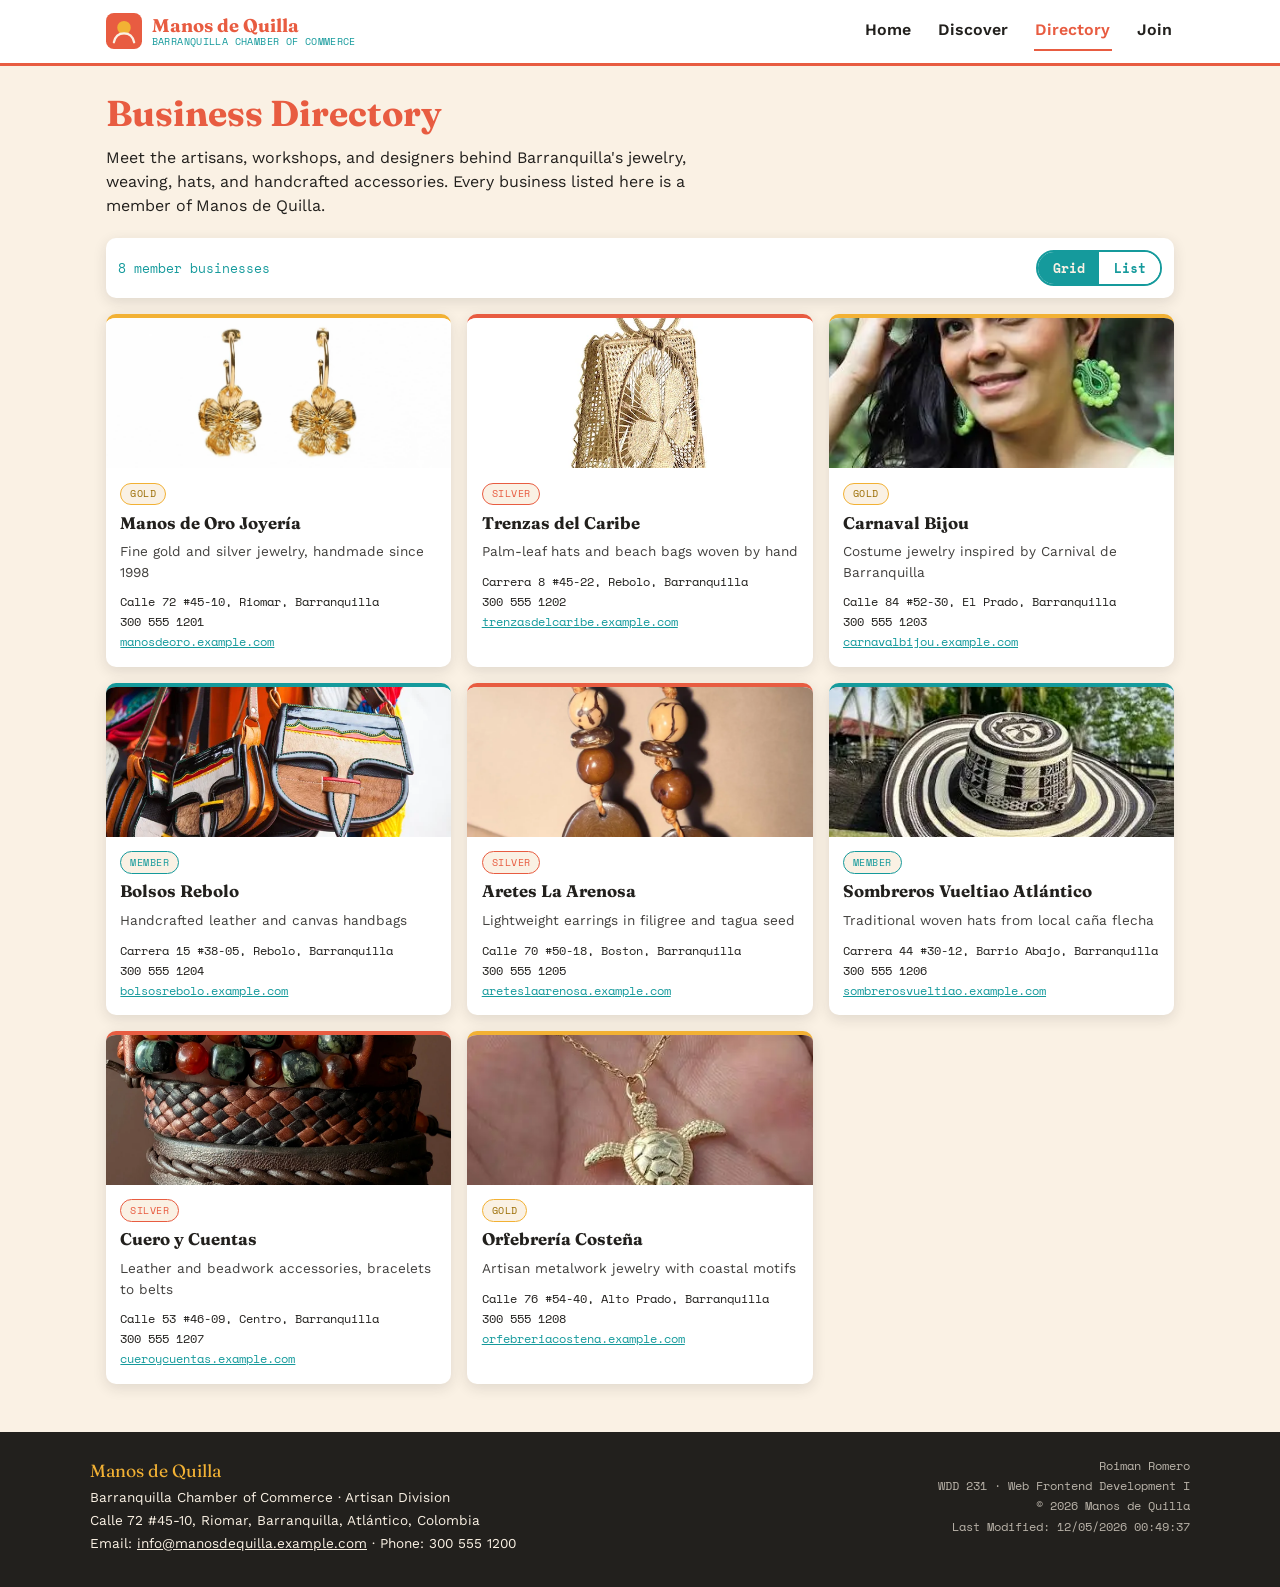
<file: chamber/directory.html>
<!DOCTYPE html>
<html lang="en">
<head>
  <meta charset="UTF-8" />
  <meta name="viewport" content="width=device-width, initial-scale=1.0" />
  <title>Business Directory | Manos de Quilla — Barranquilla Chamber of Commerce</title>
  <meta name="description" content="Browse artisan member businesses of Manos de Quilla, the Barranquilla Chamber of Commerce division for jewelry, weaving, hats, and handcrafted accessories." />
  <meta name="author" content="Roiman Romero" />

  <!-- Favicon -->
  <link rel="icon" type="image/svg+xml" href="images/favicon.svg" />

  <!-- Facebook / Open Graph meta -->
  <meta property="og:title" content="Manos de Quilla — Barranquilla Chamber of Commerce" />
  <meta property="og:description" content="Discover handmade jewelry, weaving, hats, and accessory businesses from artisans across Barranquilla, Colombia." />
  <meta property="og:image" content="https://roimanromero.github.io/wdd231/chamber/images/social-share.svg" />
  <meta property="og:url" content="https://roimanromero.github.io/wdd231/chamber/directory.html" />
  <meta property="og:type" content="website" />

  <!-- Fonts -->
  <link rel="preconnect" href="https://fonts.googleapis.com" />
  <link rel="preconnect" href="https://fonts.gstatic.com" crossorigin />
  <link href="https://fonts.googleapis.com/css2?family=Fraunces:wght@600;700&family=Work+Sans:wght@400;500;600;700&family=Space+Mono:wght@400;700&display=swap" rel="stylesheet" />

  <!-- Styles: normalize first, then small (mobile-first), then larger (breakpoints) -->
  <link rel="stylesheet" href="styles/normalize.css" />
  <link rel="stylesheet" href="styles/small.css" />
  <link rel="stylesheet" href="styles/larger.css" />
</head>
<body>

  <header class="site-header">
    <div class="header-inner">
      <a href="index.html" class="brand">
        <img src="images/favicon.svg" alt="Manos de Quilla logo" />
        <span class="brand-text">
          <span class="brand-name">Manos de Quilla</span>
          <span class="brand-tag">Barranquilla Chamber of Commerce</span>
        </span>
      </a>

      <button id="navToggle" class="nav-toggle" aria-expanded="false" aria-controls="primaryNav" aria-label="Toggle navigation menu">
        <span></span>
      </button>

      <nav id="primaryNav" class="primary-nav">
        <ul>
          <li><a href="index.html">Home</a></li>
          <li><a href="discover.html">Discover</a></li>
          <li><a href="directory.html" aria-current="page">Directory</a></li>
          <li><a href="join.html">Join</a></li>
        </ul>
      </nav>
    </div>
  </header>

  <main class="directory-main">
    <div class="directory-intro">
      <h1>Business Directory</h1>
      <p>Meet the artisans, workshops, and designers behind Barranquilla's jewelry, weaving, hats, and handcrafted accessories. Every business listed here is a member of Manos de Quilla.</p>
    </div>

    <div class="directory-toolbar">
      <p class="member-count" id="memberCount">Loading members…</p>
      <div class="view-toggle" role="group" aria-label="Directory view selection">
        <button id="gridView" class="active" type="button">Grid</button>
        <button id="listView" type="button">List</button>
      </div>
    </div>

    <article id="directoryList" class="directory-list">
      <p class="loading-message">Loading member directory…</p>
    </article>
  </main>

  <footer class="site-footer">
    <div class="footer-inner">
      <div class="footer-contact">
        <p class="footer-brand">Manos de Quilla</p>
        <p>Barranquilla Chamber of Commerce · Artisan Division</p>
        <p>Calle 72 #45-10, Riomar, Barranquilla, Atlántico, Colombia</p>
        <p>Email: <a href="mailto:info@manosdequilla.example.com">info@manosdequilla.example.com</a> · Phone: 300 555 1200</p>
      </div>
      <div class="footer-dev">
        <p>Roiman Romero</p>
        <p>WDD 231 · Web Frontend Development I</p>
        <p>&copy; <span id="currentYear"></span> Manos de Quilla</p>
        <p>Last Modified: <span id="lastModified"></span></p>
      </div>
    </div>
  </footer>

  <script src="scripts/directory.js"></script>
</body>
</html>
</file>
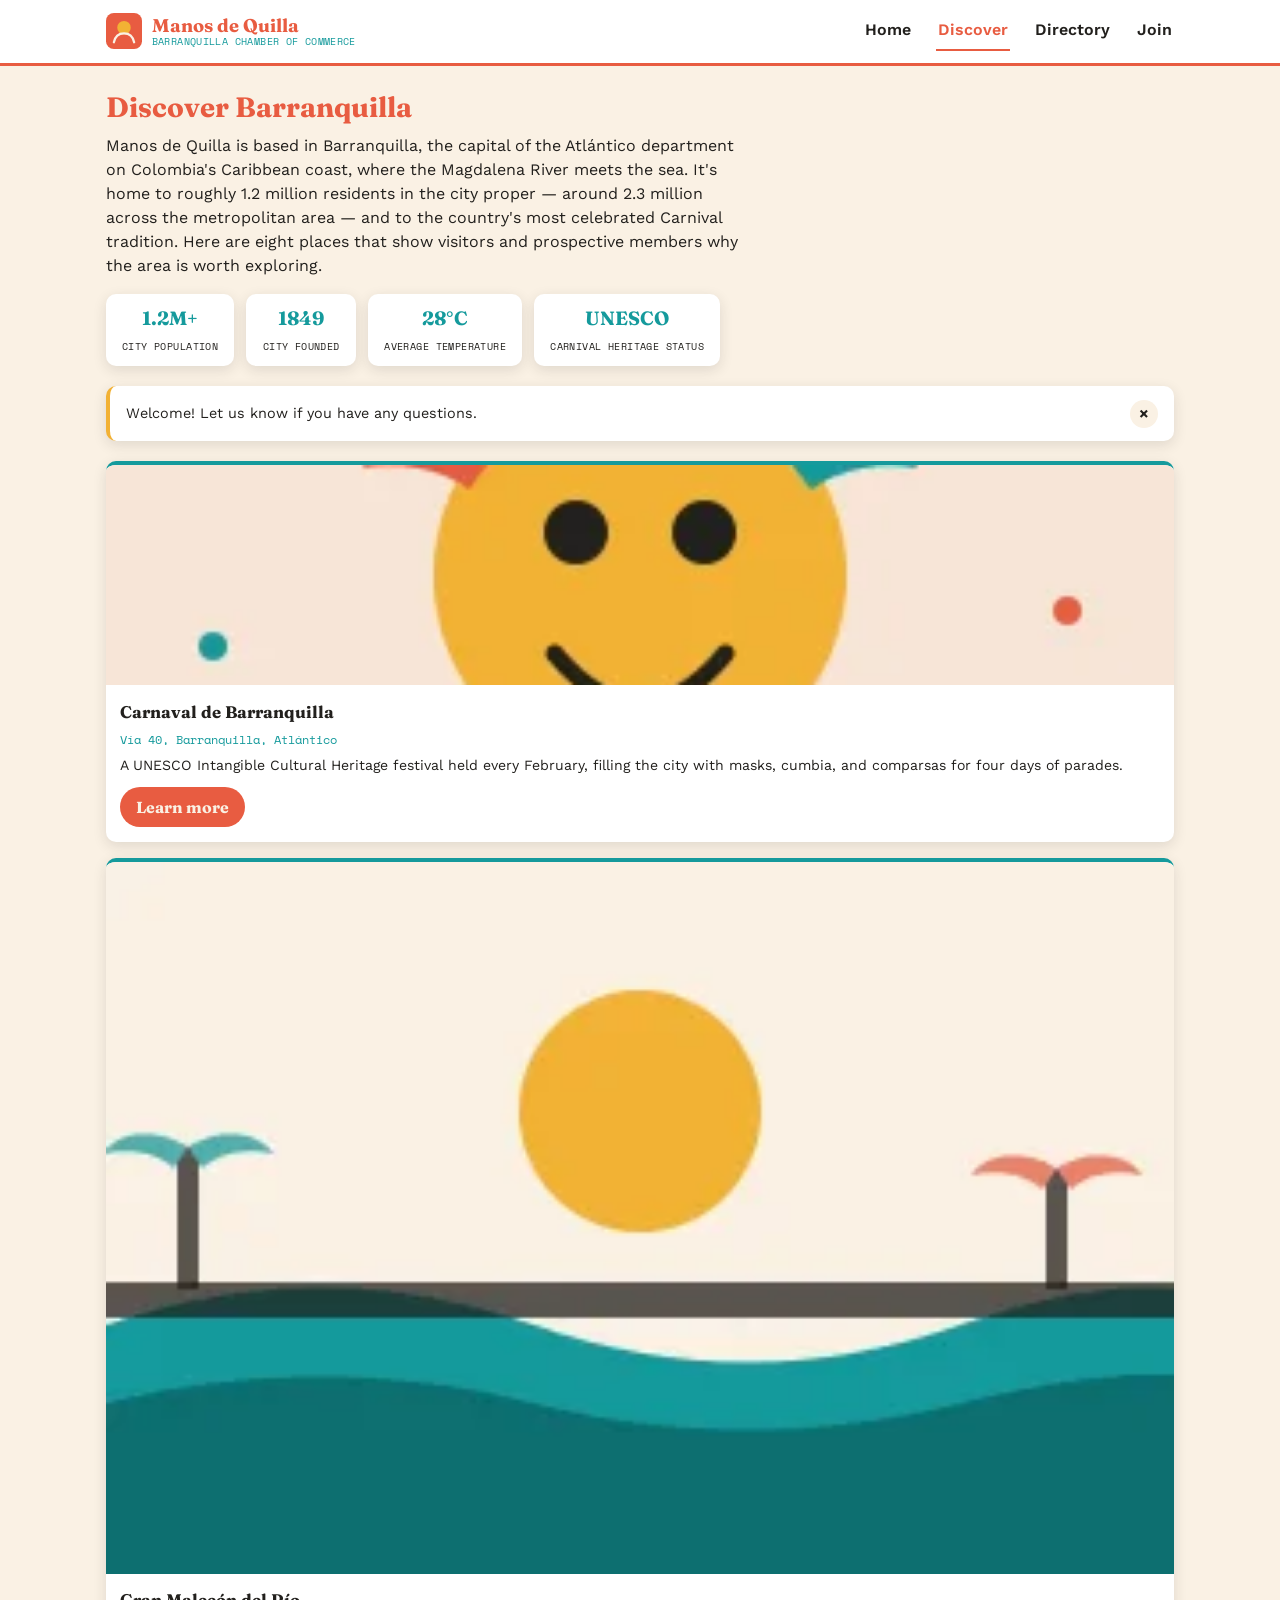
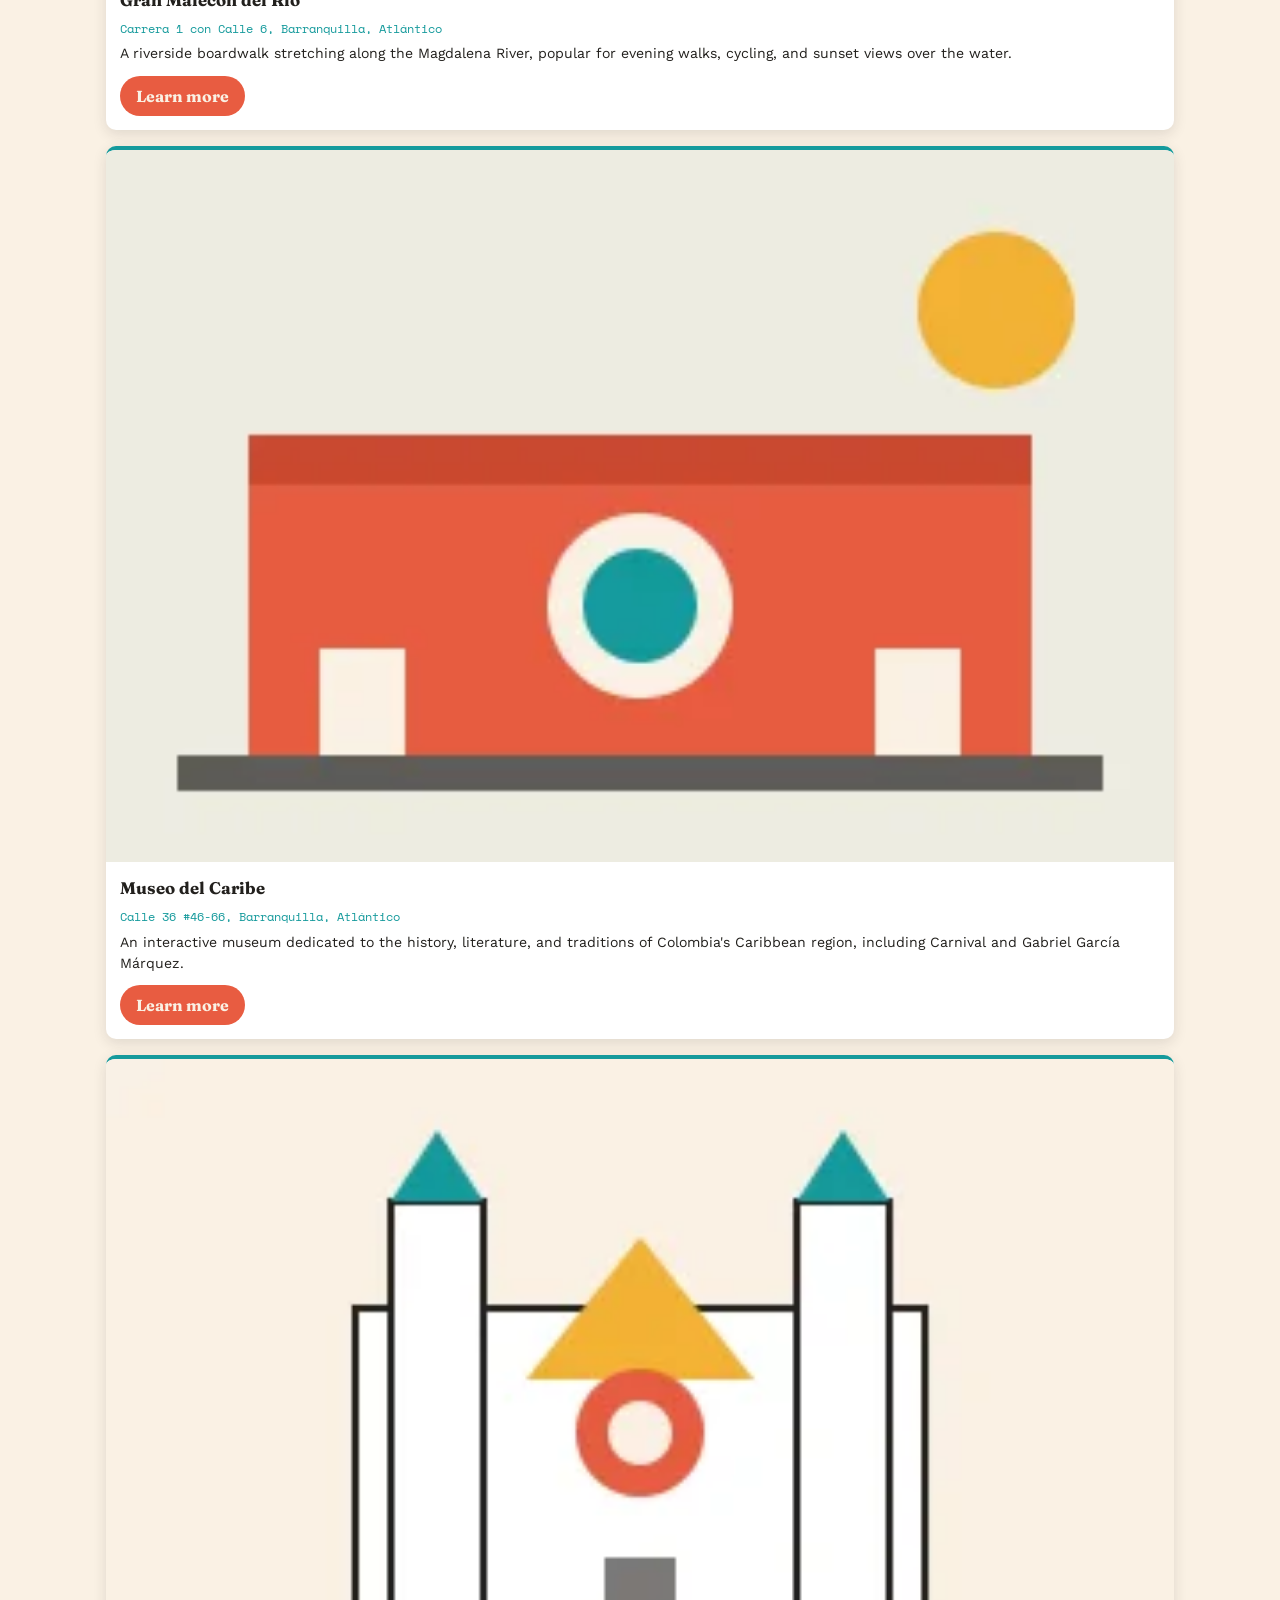
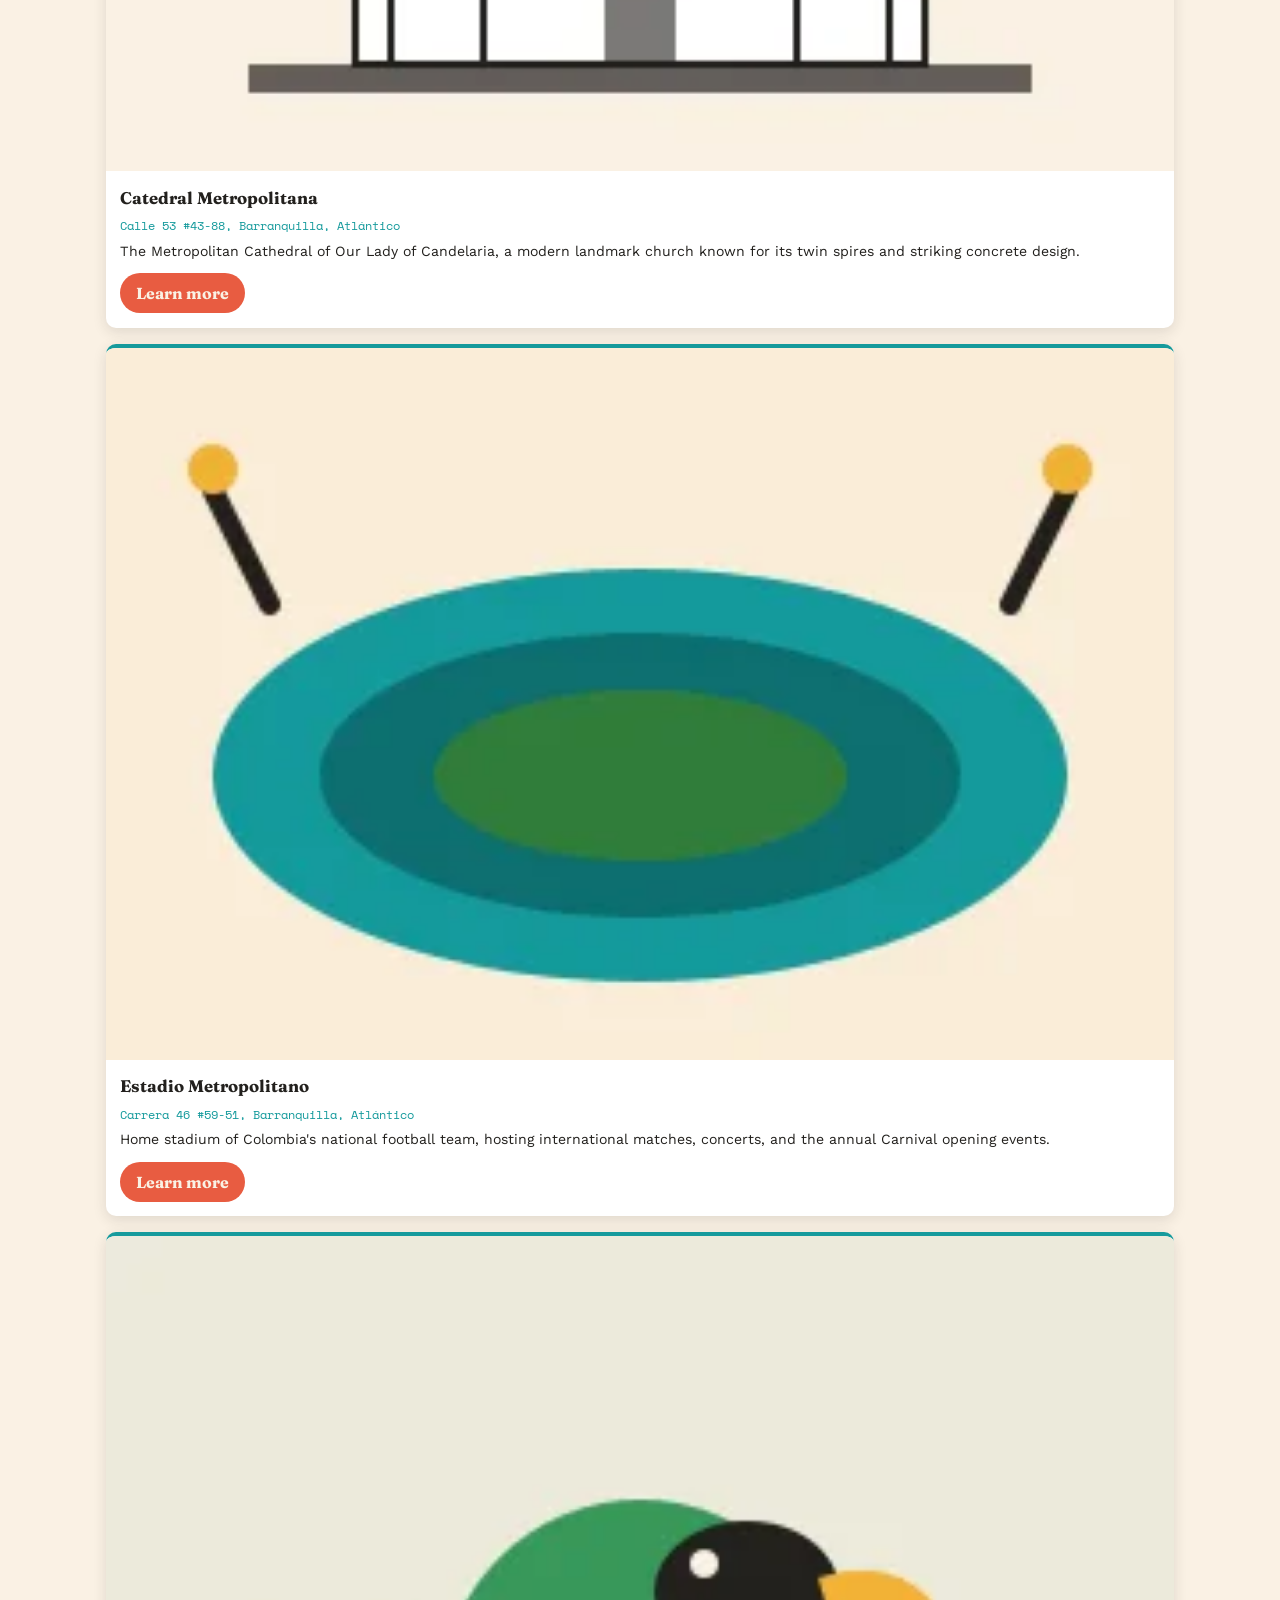
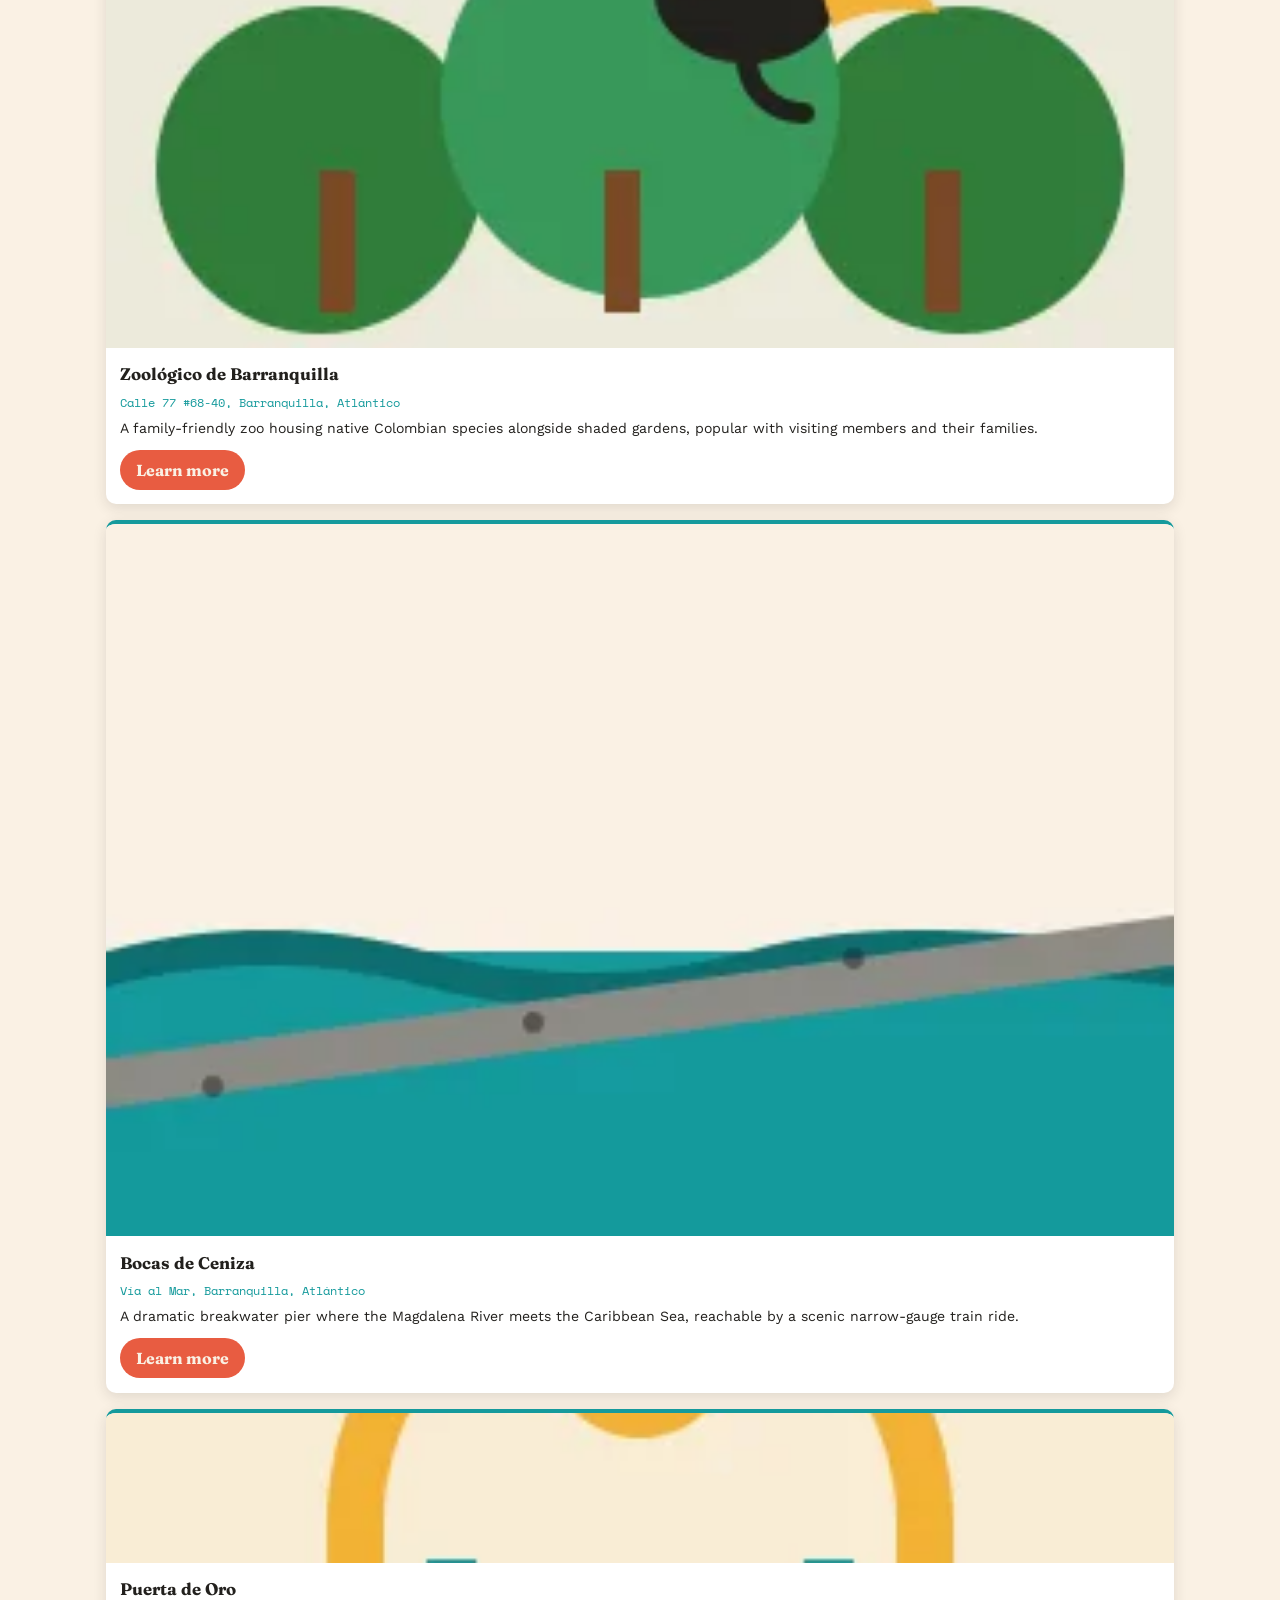
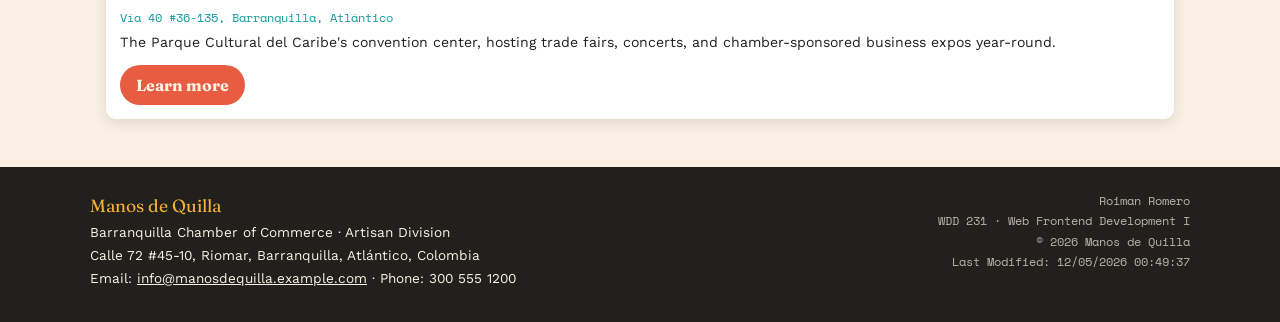
<file: chamber/discover.html>
<!DOCTYPE html>
<html lang="en">
<head>
  <meta charset="UTF-8" />
  <meta name="viewport" content="width=device-width, initial-scale=1.0" />
  <title>Discover | Manos de Quilla — Barranquilla Chamber of Commerce</title>
  <meta name="description" content="Discover Barranquilla, Atlántico: demographics, culture, and eight landmarks that make the area a great place to live, visit, and do business." />
  <meta name="author" content="Roiman Romero" />

  <!-- Favicon -->
  <link rel="icon" type="image/svg+xml" href="images/favicon.svg" />

  <!-- Facebook / Open Graph meta -->
  <meta property="og:title" content="Discover Barranquilla — Manos de Quilla" />
  <meta property="og:description" content="Eight landmarks and features that make Barranquilla, Atlántico a great place to visit, work, and grow an artisan business." />
  <meta property="og:image" content="https://roimanromero.github.io/wdd231/chamber/images/social-share.svg" />
  <meta property="og:url" content="https://roimanromero.github.io/wdd231/chamber/discover.html" />
  <meta property="og:type" content="website" />

  <!-- Fonts -->
  <link rel="preconnect" href="https://fonts.googleapis.com" />
  <link rel="preconnect" href="https://fonts.gstatic.com" crossorigin />
  <link href="https://fonts.googleapis.com/css2?family=Fraunces:wght@600;700&family=Work+Sans:wght@400;500;600;700&family=Space+Mono:wght@400;700&display=swap" rel="stylesheet" />

  <!-- Styles: normalize first, then small (mobile-first), then larger (breakpoints), then discover page -->
  <link rel="stylesheet" href="styles/normalize.css" />
  <link rel="stylesheet" href="styles/small.css" />
  <link rel="stylesheet" href="styles/larger.css" />
  <link rel="stylesheet" href="styles/discover.css" />
</head>
<body>

  <header class="site-header">
    <div class="header-inner">
      <a href="index.html" class="brand">
        <img src="images/favicon.svg" alt="Manos de Quilla logo" />
        <span class="brand-text">
          <span class="brand-name">Manos de Quilla</span>
          <span class="brand-tag">Barranquilla Chamber of Commerce</span>
        </span>
      </a>

      <button id="navToggle" class="nav-toggle" aria-expanded="false" aria-controls="primaryNav" aria-label="Toggle navigation menu">
        <span></span>
      </button>

      <nav id="primaryNav" class="primary-nav">
        <ul>
          <li><a href="index.html">Home</a></li>
          <li><a href="discover.html" aria-current="page">Discover</a></li>
          <li><a href="directory.html">Directory</a></li>
          <li><a href="join.html">Join</a></li>
        </ul>
      </nav>
    </div>
  </header>

  <main class="discover-main">

    <div class="discover-intro">
      <h1>Discover Barranquilla</h1>
      <p>Manos de Quilla is based in Barranquilla, the capital of the Atlántico department on Colombia's Caribbean coast, where the Magdalena River meets the sea. It's home to roughly 1.2 million residents in the city proper — around 2.3 million across the metropolitan area — and to the country's most celebrated Carnival tradition. Here are eight places that show visitors and prospective members why the area is worth exploring.</p>

      <div class="discover-stats">
        <div class="discover-stat">
          <strong>1.2M+</strong>
          <span>City population</span>
        </div>
        <div class="discover-stat">
          <strong>1849</strong>
          <span>City founded</span>
        </div>
        <div class="discover-stat">
          <strong>28°C</strong>
          <span>Average temperature</span>
        </div>
        <div class="discover-stat">
          <strong>UNESCO</strong>
          <span>Carnival heritage status</span>
        </div>
      </div>
    </div>

    <div id="visitMessage" class="visit-message is-hidden">
      <p id="visitMessageText"></p>
      <button id="visitMessageClose" class="visit-message-close" aria-label="Dismiss message">&times;</button>
    </div>

    <div id="discoverGrid" class="discover-grid">
      <p class="loading-message">Loading items of interest…</p>
    </div>

  </main>

  <footer class="site-footer">
    <div class="footer-inner">
      <div class="footer-contact">
        <p class="footer-brand">Manos de Quilla</p>
        <p>Barranquilla Chamber of Commerce · Artisan Division</p>
        <p>Calle 72 #45-10, Riomar, Barranquilla, Atlántico, Colombia</p>
        <p>Email: <a href="mailto:info@manosdequilla.example.com">info@manosdequilla.example.com</a> · Phone: 300 555 1200</p>
      </div>
      <div class="footer-dev">
        <p>Roiman Romero</p>
        <p>WDD 231 · Web Frontend Development I</p>
        <p>&copy; <span id="currentYear"></span> Manos de Quilla</p>
        <p>Last Modified: <span id="lastModified"></span></p>
      </div>
    </div>
  </footer>

  <script type="module" src="scripts/discover.js"></script>
</body>
</html>
</file>
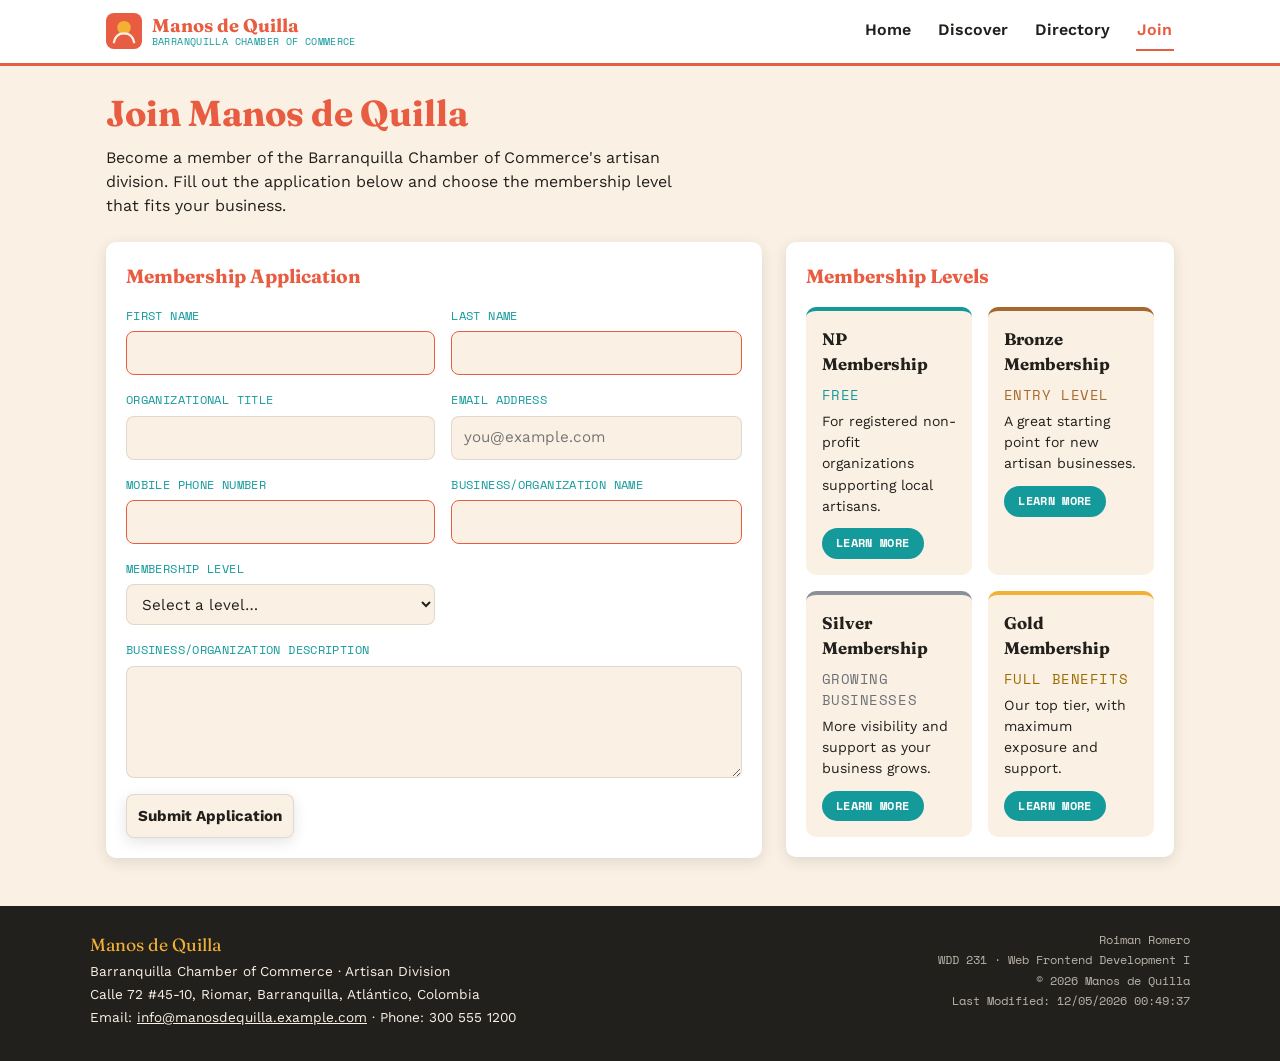
<file: chamber/join.html>
<!DOCTYPE html>
<html lang="en">
<head>
  <meta charset="UTF-8" />
  <meta name="viewport" content="width=device-width, initial-scale=1.0" />
  <title>Join | Manos de Quilla — Barranquilla Chamber of Commerce</title>
  <meta name="description" content="Apply to join Manos de Quilla, the Barranquilla Chamber of Commerce division for handcrafted accessory businesses. Choose your membership level and get started." />
  <meta name="author" content="Roiman Romero" />

  <!-- Favicon -->
  <link rel="icon" type="image/svg+xml" href="images/favicon.svg" />

  <!-- Facebook / Open Graph meta -->
  <meta property="og:title" content="Join Manos de Quilla — Barranquilla Chamber of Commerce" />
  <meta property="og:description" content="Apply for membership and connect your artisan business with Barranquilla's jewelry, weaving, hats, and handcrafted accessory community." />
  <meta property="og:image" content="https://roimanromero.github.io/wdd231/chamber/images/social-share.svg" />
  <meta property="og:url" content="https://roimanromero.github.io/wdd231/chamber/join.html" />
  <meta property="og:type" content="website" />

  <!-- Fonts -->
  <link rel="preconnect" href="https://fonts.googleapis.com" />
  <link rel="preconnect" href="https://fonts.gstatic.com" crossorigin />
  <link href="https://fonts.googleapis.com/css2?family=Fraunces:wght@600;700&family=Work+Sans:wght@400;500;600;700&family=Space+Mono:wght@400;700&display=swap" rel="stylesheet" />

  <!-- Styles: normalize first, then small (mobile-first), then larger (breakpoints), then join page -->
  <link rel="stylesheet" href="styles/normalize.css" />
  <link rel="stylesheet" href="styles/small.css" />
  <link rel="stylesheet" href="styles/larger.css" />
  <link rel="stylesheet" href="styles/join.css" />
</head>
<body>

  <header class="site-header">
    <div class="header-inner">
      <a href="index.html" class="brand">
        <img src="images/favicon.svg" alt="Manos de Quilla logo" />
        <span class="brand-text">
          <span class="brand-name">Manos de Quilla</span>
          <span class="brand-tag">Barranquilla Chamber of Commerce</span>
        </span>
      </a>

      <button id="navToggle" class="nav-toggle" aria-expanded="false" aria-controls="primaryNav" aria-label="Toggle navigation menu">
        <span></span>
      </button>

      <nav id="primaryNav" class="primary-nav">
        <ul>
          <li><a href="index.html">Home</a></li>
          <li><a href="discover.html">Discover</a></li>
          <li><a href="directory.html">Directory</a></li>
          <li><a href="join.html" aria-current="page">Join</a></li>
        </ul>
      </nav>
    </div>
  </header>

  <main class="join-main">

    <div class="join-intro">
      <h1>Join Manos de Quilla</h1>
      <p>Become a member of the Barranquilla Chamber of Commerce's artisan division. Fill out the application below and choose the membership level that fits your business.</p>
    </div>

    <div class="join-layout">

      <!-- Application form -->
      <section class="join-form-section" aria-labelledby="formHeading">
        <h2 id="formHeading">Membership Application</h2>

        <form action="thankyou.html" method="get" class="join-form" novalidate>

          <label for="firstName">
            First Name
            <input
              type="text"
              id="firstName"
              name="firstName"
              title="Your first name"
              autocomplete="given-name"
              required
            />
          </label>

          <label for="lastName">
            Last Name
            <input
              type="text"
              id="lastName"
              name="lastName"
              title="Your last name"
              autocomplete="family-name"
              required
            />
          </label>

          <label for="orgTitle">
            Organizational Title
            <input
              type="text"
              id="orgTitle"
              name="orgTitle"
              title="Your title within your organization (letters, hyphens, and spaces only, minimum 7 characters)"
              autocomplete="organization-title"
              pattern="[A-Za-z\-\s]{7,}"
            />
          </label>

          <label for="email">
            Email Address
            <input
              type="email"
              id="email"
              name="email"
              title="A valid email address"
              autocomplete="email"
              placeholder="you@example.com"
              required
            />
          </label>

          <label for="mobilePhone">
            Mobile Phone Number
            <input
              type="tel"
              id="mobilePhone"
              name="mobilePhone"
              title="Your mobile phone number"
              autocomplete="tel"
              required
            />
          </label>

          <label for="orgName">
            Business/Organization Name
            <input
              type="text"
              id="orgName"
              name="orgName"
              title="The name of your business or organization"
              autocomplete="organization"
              required
            />
          </label>

          <label for="membershipLevel">
            Membership Level
            <select id="membershipLevel" name="membershipLevel" title="Choose a membership level" required>
              <option value="">Select a level…</option>
              <option value="np">NP Membership (Non-Profit — Free)</option>
              <option value="bronze">Bronze Membership</option>
              <option value="silver">Silver Membership</option>
              <option value="gold">Gold Membership</option>
            </select>
          </label>

          <label for="orgDescription" class="full-width">
            Business/Organization Description
            <textarea
              id="orgDescription"
              name="orgDescription"
              title="Briefly describe your business or organization"
              rows="4"
            ></textarea>
          </label>

          <input type="hidden" id="timestamp" name="timestamp" />

          <input type="submit" value="Submit Application" class="submit-button" />

        </form>
      </section>

      <!-- Membership level cards -->
      <section class="membership-cards-section" aria-labelledby="cardsHeading">
        <h2 id="cardsHeading">Membership Levels</h2>

        <div class="membership-cards">

          <article class="membership-card card-np">
            <h3>NP Membership</h3>
            <p class="card-price">Free</p>
            <p>For registered non-profit organizations supporting local artisans.</p>
            <button type="button" class="card-link" data-modal="npModal">Learn more</button>
          </article>

          <article class="membership-card card-bronze">
            <h3>Bronze Membership</h3>
            <p class="card-price">Entry Level</p>
            <p>A great starting point for new artisan businesses.</p>
            <button type="button" class="card-link" data-modal="bronzeModal">Learn more</button>
          </article>

          <article class="membership-card card-silver">
            <h3>Silver Membership</h3>
            <p class="card-price">Growing Businesses</p>
            <p>More visibility and support as your business grows.</p>
            <button type="button" class="card-link" data-modal="silverModal">Learn more</button>
          </article>

          <article class="membership-card card-gold">
            <h3>Gold Membership</h3>
            <p class="card-price">Full Benefits</p>
            <p>Our top tier, with maximum exposure and support.</p>
            <button type="button" class="card-link" data-modal="goldModal">Learn more</button>
          </article>

        </div>
      </section>

    </div>

  </main>

  <!-- Modals -->
  <dialog id="npModal" class="membership-modal">
    <h2>NP Membership <span class="modal-price">Free</span></h2>
    <ul>
      <li>Listing in the online member directory</li>
      <li>Access to monthly networking events</li>
      <li>Invitation to the New Member Orientation</li>
      <li>Newsletter subscription</li>
    </ul>
    <button type="button" class="modal-close" autofocus>Close</button>
  </dialog>

  <dialog id="bronzeModal" class="membership-modal">
    <h2>Bronze Membership</h2>
    <ul>
      <li>Listing in the online member directory</li>
      <li>Access to monthly networking events</li>
      <li>Discounted tickets to chamber events</li>
      <li>Newsletter subscription</li>
    </ul>
    <button type="button" class="modal-close" autofocus>Close</button>
  </dialog>

  <dialog id="silverModal" class="membership-modal">
    <h2>Silver Membership</h2>
    <ul>
      <li>Everything in Bronze</li>
      <li>Priority placement in the member directory</li>
      <li>Access to chamber training workshops</li>
      <li>One free event booth per year</li>
    </ul>
    <button type="button" class="modal-close" autofocus>Close</button>
  </dialog>

  <dialog id="goldModal" class="membership-modal">
    <h2>Gold Membership</h2>
    <ul>
      <li>Everything in Silver</li>
      <li>Spotlight placement on the chamber home page</li>
      <li>Featured social media promotion</li>
      <li>Unlimited event booths and free training</li>
    </ul>
    <button type="button" class="modal-close" autofocus>Close</button>
  </dialog>

  <footer class="site-footer">
    <div class="footer-inner">
      <div class="footer-contact">
        <p class="footer-brand">Manos de Quilla</p>
        <p>Barranquilla Chamber of Commerce · Artisan Division</p>
        <p>Calle 72 #45-10, Riomar, Barranquilla, Atlántico, Colombia</p>
        <p>Email: <a href="mailto:info@manosdequilla.example.com">info@manosdequilla.example.com</a> · Phone: 300 555 1200</p>
      </div>
      <div class="footer-dev">
        <p>Roiman Romero</p>
        <p>WDD 231 · Web Frontend Development I</p>
        <p>&copy; <span id="currentYear"></span> Manos de Quilla</p>
        <p>Last Modified: <span id="lastModified"></span></p>
      </div>
    </div>
  </footer>

  <script src="scripts/join.js"></script>
</body>
</html>
</file>
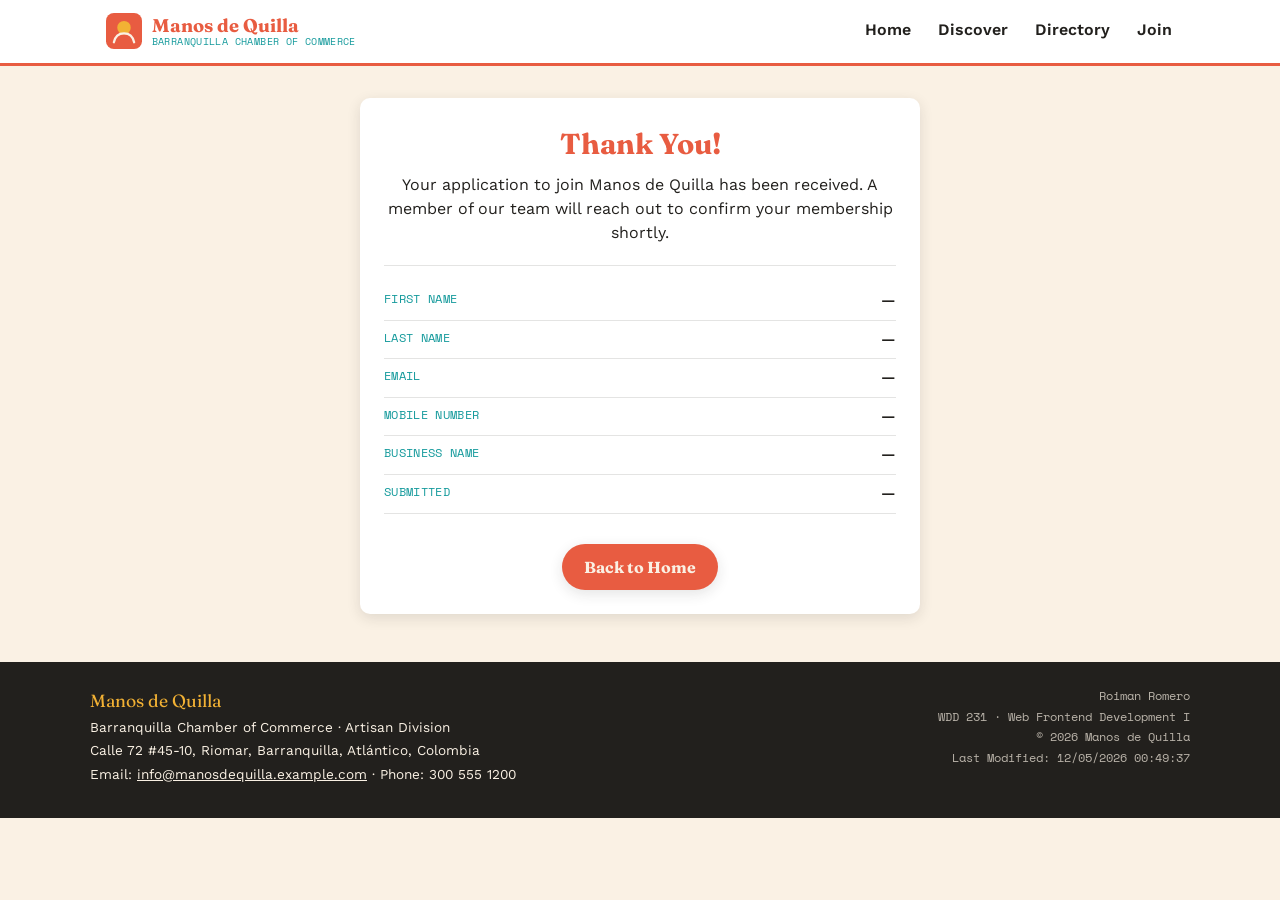
<file: chamber/thankyou.html>
<!DOCTYPE html>
<html lang="en">
<head>
  <meta charset="UTF-8" />
  <meta name="viewport" content="width=device-width, initial-scale=1.0" />
  <title>Thank You | Manos de Quilla — Barranquilla Chamber of Commerce</title>
  <meta name="description" content="Thank you for applying to join Manos de Quilla, the Barranquilla Chamber of Commerce division for artisan businesses." />
  <meta name="author" content="Roiman Romero" />

  <!-- Favicon -->
  <link rel="icon" type="image/svg+xml" href="images/favicon.svg" />

  <!-- Facebook / Open Graph meta -->
  <meta property="og:title" content="Thank You — Manos de Quilla" />
  <meta property="og:description" content="Your membership application has been received by Manos de Quilla, the Barranquilla Chamber of Commerce." />
  <meta property="og:image" content="https://roimanromero.github.io/wdd231/chamber/images/social-share.svg" />
  <meta property="og:url" content="https://roimanromero.github.io/wdd231/chamber/thankyou.html" />
  <meta property="og:type" content="website" />

  <!-- Fonts -->
  <link rel="preconnect" href="https://fonts.googleapis.com" />
  <link rel="preconnect" href="https://fonts.gstatic.com" crossorigin />
  <link href="https://fonts.googleapis.com/css2?family=Fraunces:wght@600;700&family=Work+Sans:wght@400;500;600;700&family=Space+Mono:wght@400;700&display=swap" rel="stylesheet" />

  <!-- Styles: normalize first, then small (mobile-first), then larger (breakpoints), then join page -->
  <link rel="stylesheet" href="styles/normalize.css" />
  <link rel="stylesheet" href="styles/small.css" />
  <link rel="stylesheet" href="styles/larger.css" />
  <link rel="stylesheet" href="styles/join.css" />
</head>
<body>

  <header class="site-header">
    <div class="header-inner">
      <a href="index.html" class="brand">
        <img src="images/favicon.svg" alt="Manos de Quilla logo" />
        <span class="brand-text">
          <span class="brand-name">Manos de Quilla</span>
          <span class="brand-tag">Barranquilla Chamber of Commerce</span>
        </span>
      </a>

      <button id="navToggle" class="nav-toggle" aria-expanded="false" aria-controls="primaryNav" aria-label="Toggle navigation menu">
        <span></span>
      </button>

      <nav id="primaryNav" class="primary-nav">
        <ul>
          <li><a href="index.html">Home</a></li>
          <li><a href="discover.html">Discover</a></li>
          <li><a href="directory.html">Directory</a></li>
          <li><a href="join.html">Join</a></li>
        </ul>
      </nav>
    </div>
  </header>

  <main class="thankyou-main">
    <div class="thankyou-card">
      <h1>Thank You!</h1>
      <p>Your application to join Manos de Quilla has been received. A member of our team will reach out to confirm your membership shortly.</p>

      <dl class="submission-summary" id="submissionSummary">
        <div class="summary-row">
          <dt>First Name</dt>
          <dd id="outFirstName">—</dd>
        </div>
        <div class="summary-row">
          <dt>Last Name</dt>
          <dd id="outLastName">—</dd>
        </div>
        <div class="summary-row">
          <dt>Email</dt>
          <dd id="outEmail">—</dd>
        </div>
        <div class="summary-row">
          <dt>Mobile Number</dt>
          <dd id="outMobilePhone">—</dd>
        </div>
        <div class="summary-row">
          <dt>Business Name</dt>
          <dd id="outOrgName">—</dd>
        </div>
        <div class="summary-row">
          <dt>Submitted</dt>
          <dd id="outTimestamp">—</dd>
        </div>
      </dl>

      <a href="index.html" class="cta-button">Back to Home</a>
    </div>
  </main>

  <footer class="site-footer">
    <div class="footer-inner">
      <div class="footer-contact">
        <p class="footer-brand">Manos de Quilla</p>
        <p>Barranquilla Chamber of Commerce · Artisan Division</p>
        <p>Calle 72 #45-10, Riomar, Barranquilla, Atlántico, Colombia</p>
        <p>Email: <a href="mailto:info@manosdequilla.example.com">info@manosdequilla.example.com</a> · Phone: 300 555 1200</p>
      </div>
      <div class="footer-dev">
        <p>Roiman Romero</p>
        <p>WDD 231 · Web Frontend Development I</p>
        <p>&copy; <span id="currentYear"></span> Manos de Quilla</p>
        <p>Last Modified: <span id="lastModified"></span></p>
      </div>
    </div>
  </footer>

  <script src="scripts/thankyou.js"></script>
</body>
</html>
</file>
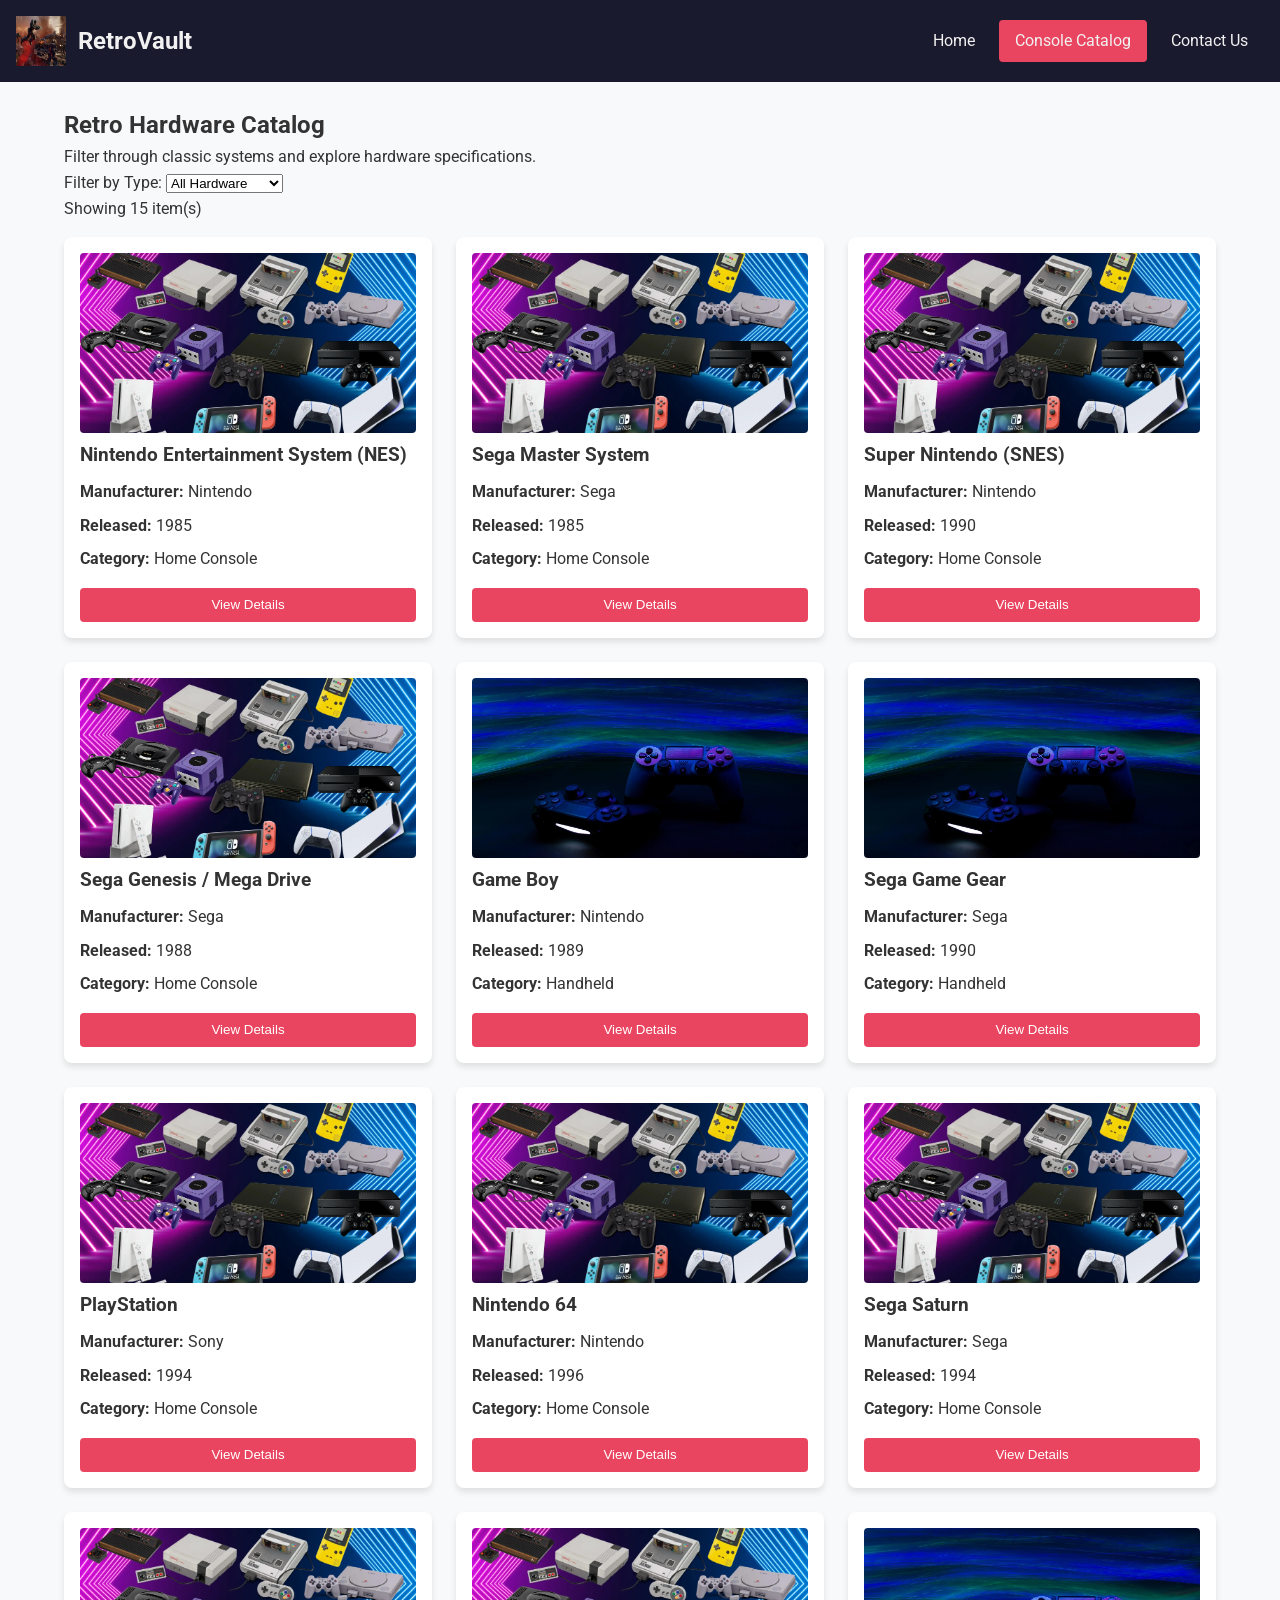
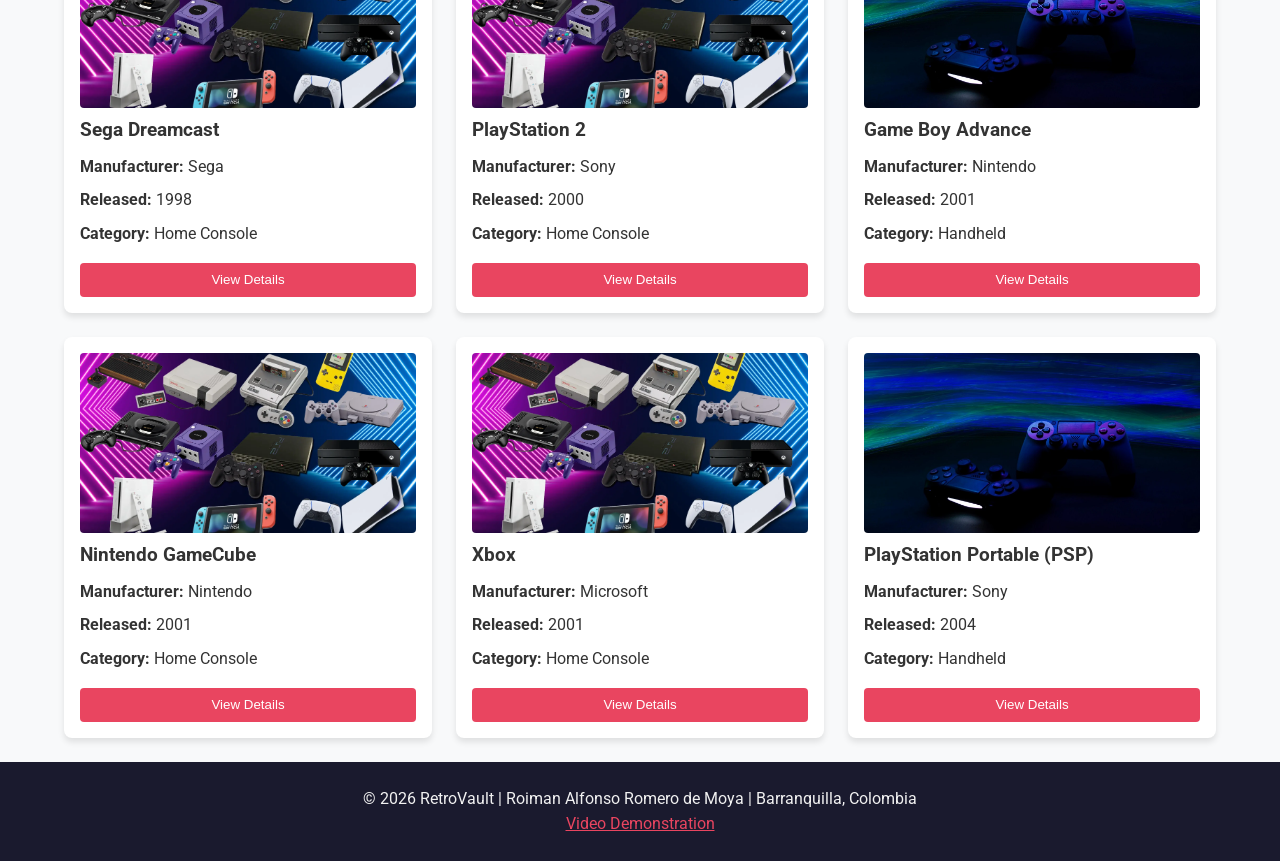
<file: personal/catalog.html>
<!DOCTYPE html>
<html lang="en">
<head>
  <meta charset="UTF-8">
  <meta name="viewport" content="width=device-width, initial-scale=1.0">
  <title>RetroVault | Vintage Hardware Catalog</title>
  <meta name="description" content="Browse our dynamic database of vintage video game consoles with detailed hardware specs, release dates, and generation filters.">
  <meta name="author" content="Roiman Alfonso Romero de Moya">

  <!-- Open Graph -->
  <meta property="og:title" content="RetroVault Hardware Catalog - Classic Consoles"> <!-- 48 caracteres -->
  <meta property="og:type" content="website">
  <meta property="og:image" content="https://roimanromero.github.io/wdd231/final/images/consoles.webp">
  <meta property="og:url" content="https://roimanromero.github.io/wdd231/final/catalog.html">
  <meta property="og:description" content="Browse our interactive catalog of classic consoles, specifications, and handheld gaming systems across all generations."> <!-- 116 caracteres -->

  <link rel="icon" href="images/favicon.ico" type="image/x-icon">

  <!-- Google Fonts Preconnect links -->
  <link rel="preconnect" href="https://fonts.googleapis.com">
  <link rel="preconnect" href="https://fonts.gstatic.com" crossorigin>

  <!-- Enlace 1 CSS: Google Fonts -->
  <link href="https://fonts.googleapis.com/css2?family=Roboto:wght@400;700&display=swap" rel="stylesheet">
  <!-- Enlace 2 CSS: Tu estilo local -->
  <link rel="stylesheet" href="styles/styles.css">

  <script type="module" src="scripts/catalog.js"></script>
</head>
<body>
  <header>
    <div class="logo-container">
      <img src="images/other.webp" alt="RetroVault Logo" width="50" height="50">
      <span>RetroVault</span>
    </div>
    <button id="hamburger" aria-label="Toggle Navigation Menu">&#9776;</button>
    <nav id="primary-nav">
      <ul>
        <li><a href="index.html">Home</a></li>
        <li><a href="catalog.html" class="active">Console Catalog</a></li>
        <li><a href="contact.html">Contact Us</a></li>
      </ul>
    </nav>
  </header>

  <main>
    <section class="catalog-header">
      <h1>Retro Hardware Catalog</h1>
      <p>Filter through classic systems and explore hardware specifications.</p>
      
      <div class="controls">
        <label for="filter-select">Filter by Type:</label>
        <select id="filter-select">
          <option value="all">All Hardware</option>
          <option value="Home Console">Home Consoles</option>
          <option value="Handheld">Handhelds</option>
        </select>
        <p id="counter">Showing 0 items</p>
      </div>
    </section>

    <section id="catalog-grid" class="card-grid">
      <!-- Dynamically generated via Fetch API -->
    </section>

    <dialog id="details-modal">
      <div class="modal-content">
        <h2 id="modal-title">Console Name</h2>
        <p id="modal-body">Details...</p>
        <button id="modal-close-btn" class="btn">Close</button>
      </div>
    </dialog>
  </main>

  <footer>
    <p>&copy; 2026 RetroVault | Roiman Alfonso Romero de Moya | Barranquilla, Colombia</p>
    <p><a href="https://youtu.be/PLACEHOLDER" target="_blank" rel="noopener">Video Demonstration</a></p>
  </footer>
</body>
</html>
</file>
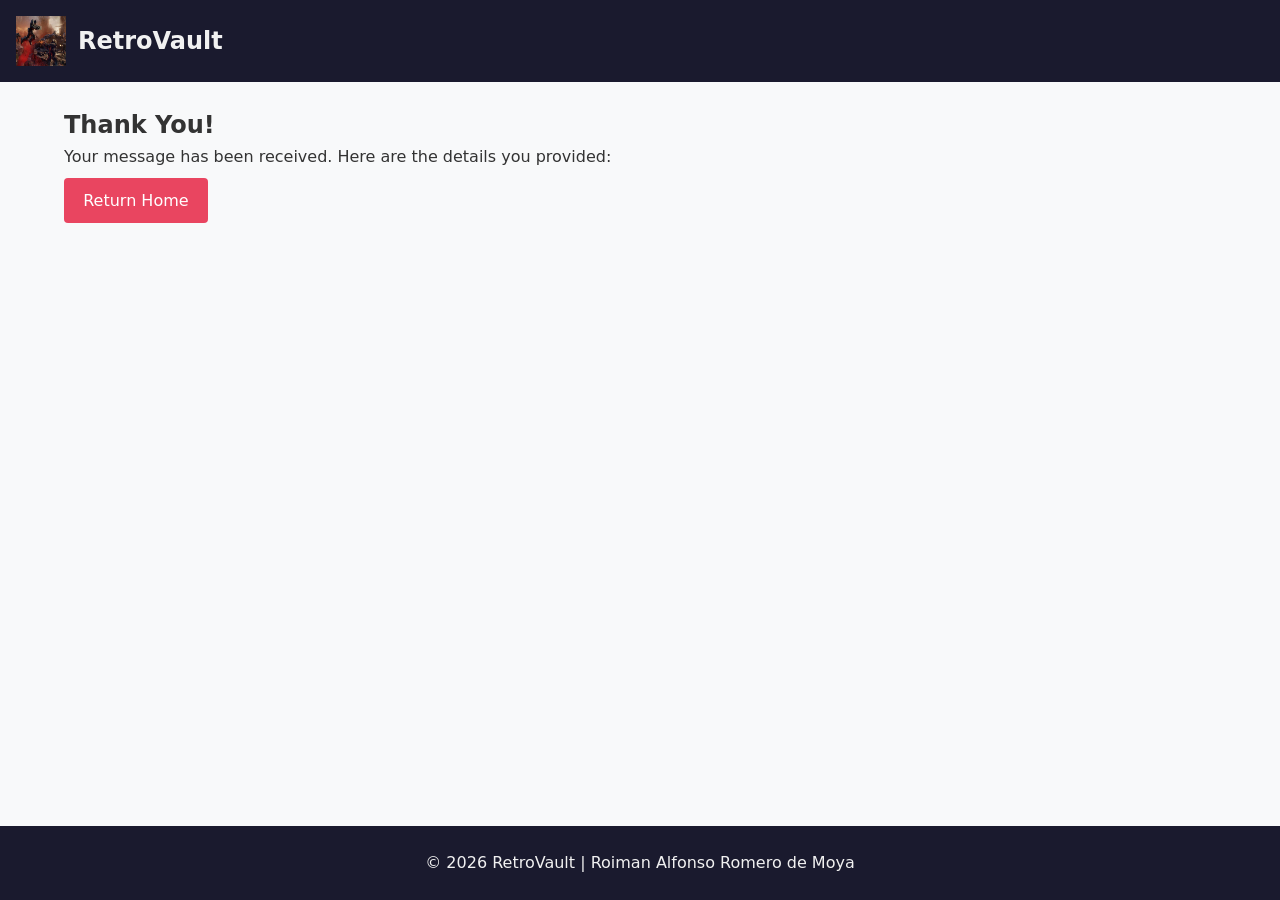
<file: personal/confirmation.html>
<!DOCTYPE html>
<html lang="en">
<head>
  <meta charset="UTF-8">
  <meta name="viewport" content="width=device-width, initial-scale=1.0">
  <title>RetroVault | Submission Received</title>
  <link rel="icon" href="images/favicon.ico" type="image/x-icon">
  <link rel="stylesheet" href="styles/styles.css">
  <script type="module" src="scripts/main.js"></script>
</head>
<body>
  <header>
    <div class="logo-container">
      <img src="images/other.webp" alt="RetroVault Logo" width="50" height="50">
      <span>RetroVault</span>
    </div>
  </header>

  <main>
    <section class="confirmation-container">
      <h1>Thank You!</h1>
      <p>Your message has been received. Here are the details you provided:</p>
      <div id="results" class="results-box"></div>
      <a href="index.html" class="btn">Return Home</a>
    </section>
  </main>

  <footer>
    <p>&copy; 2026 RetroVault | Roiman Alfonso Romero de Moya</p>
  </footer>

  <script>
    const urlParams = new URLSearchParams(window.location.search);
    const resultsContainer = document.getElementById('results');
    if (urlParams.has('fname')) {
      resultsContainer.innerHTML = `
        <p><strong>Name:</strong> ${urlParams.get('fname')} ${urlParams.get('lname')}</p>
        <p><strong>Email:</strong> ${urlParams.get('email')}</p>
        <p><strong>Subject:</strong> ${urlParams.get('category')}</p>
        <p><strong>Message:</strong> ${urlParams.get('message')}</p>
      `;
    }
  </script>
</body>
</html>
</file>
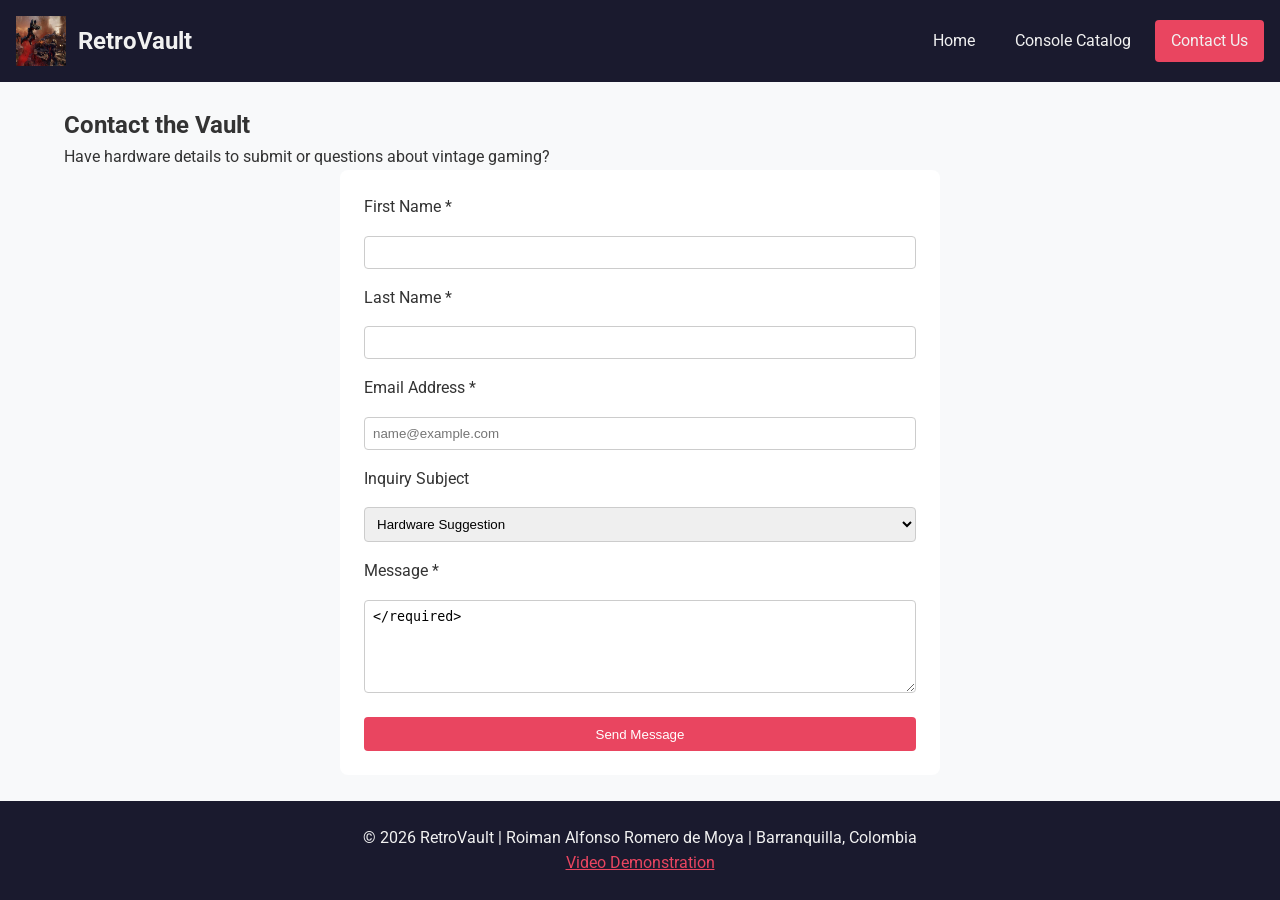
<file: personal/contact.html>
<!DOCTYPE html>
<html lang="en">
<head>
  <meta charset="UTF-8">
  <meta name="viewport" content="width=device-width, initial-scale=1.0">
  <title>RetroVault | Contact Us</title>
  <meta name="description" content="Get in touch with the RetroVault community to submit retro hardware suggestions or report archive inaccuracies.">
  <meta name="author" content="Roiman Alfonso Romero de Moya">

  <!-- Open Graph -->
  <meta property="og:title" content="Contact RetroVault - Retro Hardware Community"> <!-- 46 caracteres -->
  <meta property="og:type" content="website">
  <meta property="og:image" content="https://roimanromero.github.io/wdd231/final/images/other.webp">
  <meta property="og:url" content="https://roimanromero.github.io/wdd231/final/contact.html">
  <meta property="og:description" content="Get in touch with the RetroVault community to submit retro gaming hardware suggestions or request data corrections."> <!-- 114 caracteres -->

  <link rel="icon" href="images/favicon.ico" type="image/x-icon">

  <!-- Google Fonts Preconnect links -->
  <link rel="preconnect" href="https://fonts.googleapis.com">
  <link rel="preconnect" href="https://fonts.gstatic.com" crossorigin>

  <!-- Enlace 1 CSS: Google Fonts -->
  <link href="https://fonts.googleapis.com/css2?family=Roboto:wght@400;700&display=swap" rel="stylesheet">
  <!-- Enlace 2 CSS: Tu estilo local -->
  <link rel="stylesheet" href="styles/styles.css">

  <script type="module" src="scripts/contact.js"></script>
</head>
<body>
  <header>
    <div class="logo-container">
      <img src="images/other.webp" alt="RetroVault Logo" width="50" height="50">
      <span>RetroVault</span>
    </div>
    <button id="hamburger" aria-label="Toggle Navigation Menu">&#9776;</button>
    <nav id="primary-nav">
      <ul>
        <li><a href="index.html">Home</a></li>
        <li><a href="catalog.html">Console Catalog</a></li>
        <li><a href="contact.html" class="active">Contact Us</a></li>
      </ul>
    </nav>
  </header>

  <main>
    <section class="form-section">
      <h1>Contact the Vault</h1>
      <p>Have hardware details to submit or questions about vintage gaming?</p>
      
      <form action="confirmation.html" method="get" class="custom-form">
        <label for="fname">First Name *</label>
        <input type="text" id="fname" name="fname" required>

        <label for="lname">Last Name *</label>
        <input type="text" id="lname" name="lname" required>

        <label for="email">Email Address *</label>
        <input type="email" id="email" name="email" required placeholder="name@example.com">

        <label for="category">Inquiry Subject</label>
        <select id="category" name="category">
          <option value="Hardware Suggestion">Hardware Suggestion</option>
          <option value="Data Correction">Data Correction</option>
          <option value="General Inquiry">General Inquiry</option>
        </select>

        <label for="message">Message *</label>
        <textarea id="message" name="message" rows="5" required></required></textarea>

        <button type="submit" class="btn">Send Message</button>
      </form>
    </section>
  </main>

  <footer>
    <p>&copy; 2026 RetroVault | Roiman Alfonso Romero de Moya | Barranquilla, Colombia</p>
    <p><a href="https://youtu.be/PLACEHOLDER" target="_blank" rel="noopener">Video Demonstration</a></p>
  </footer>
</body>
</html>
</file>
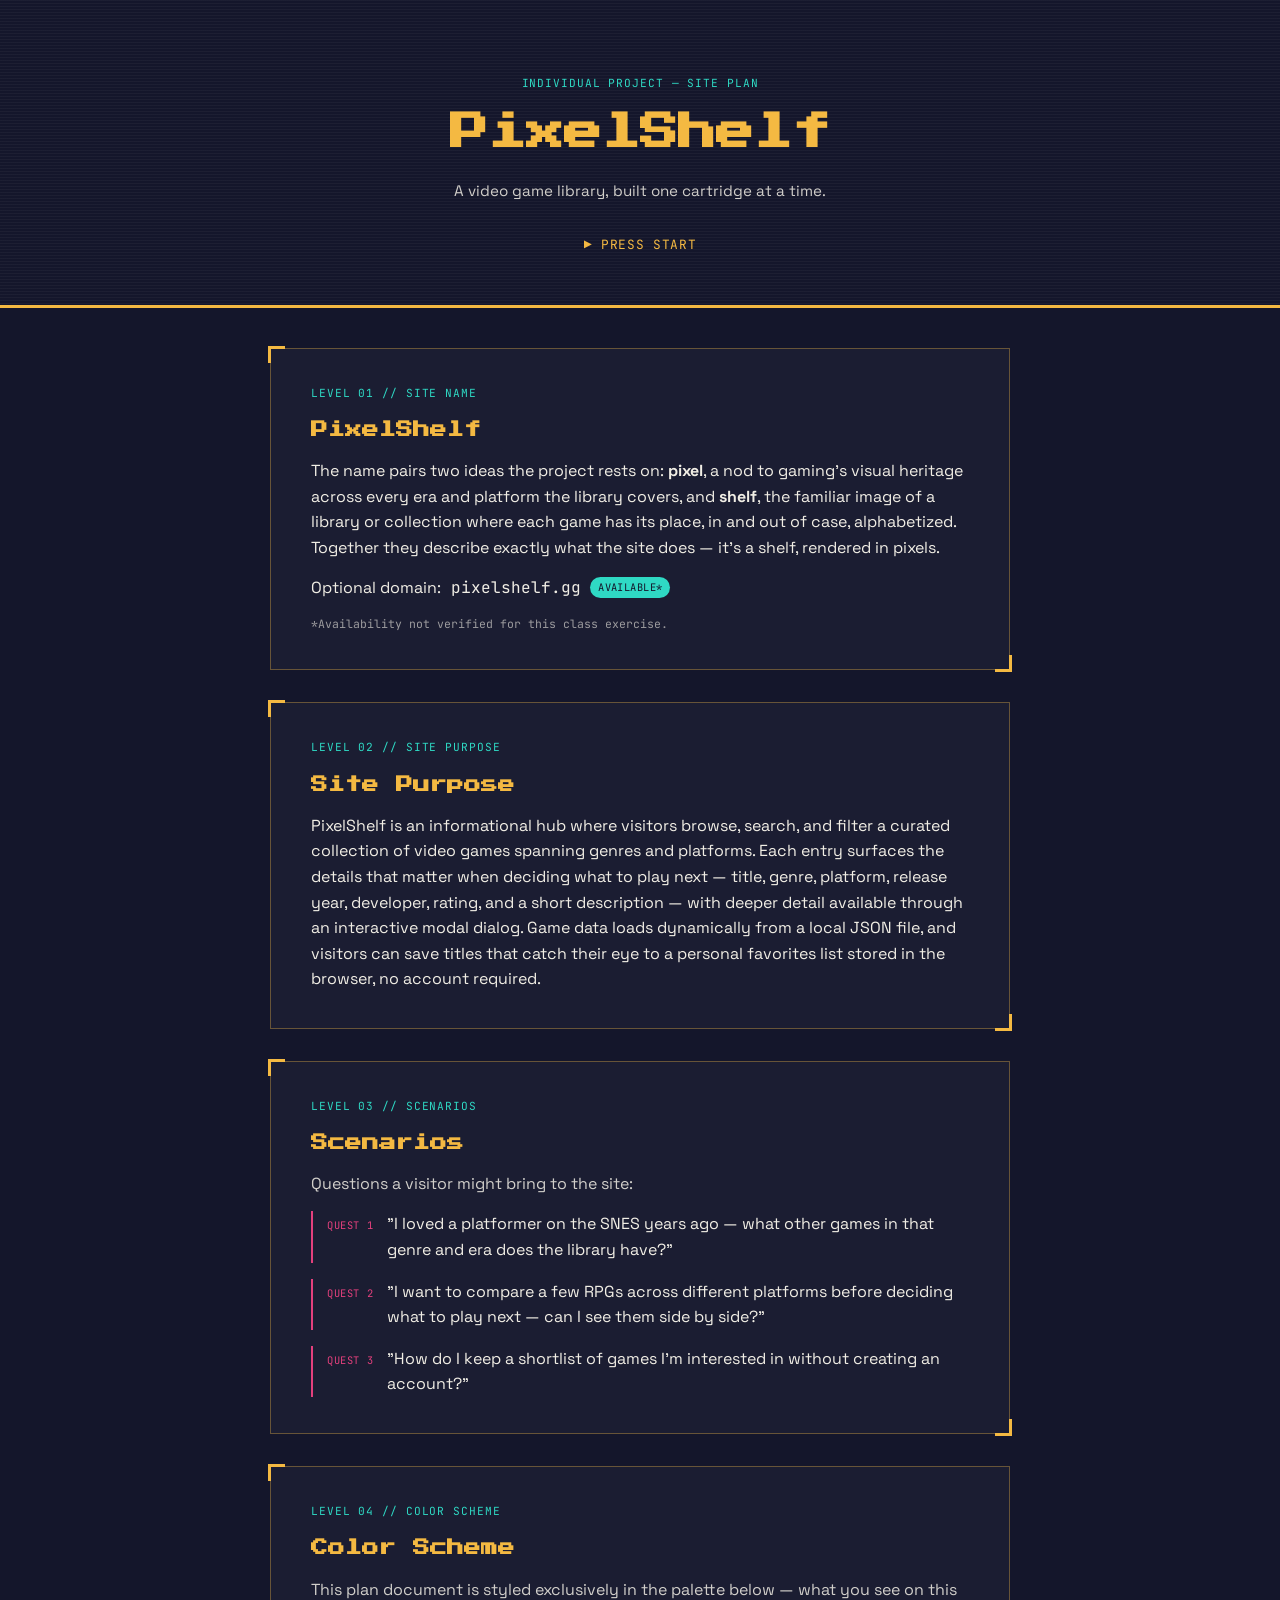
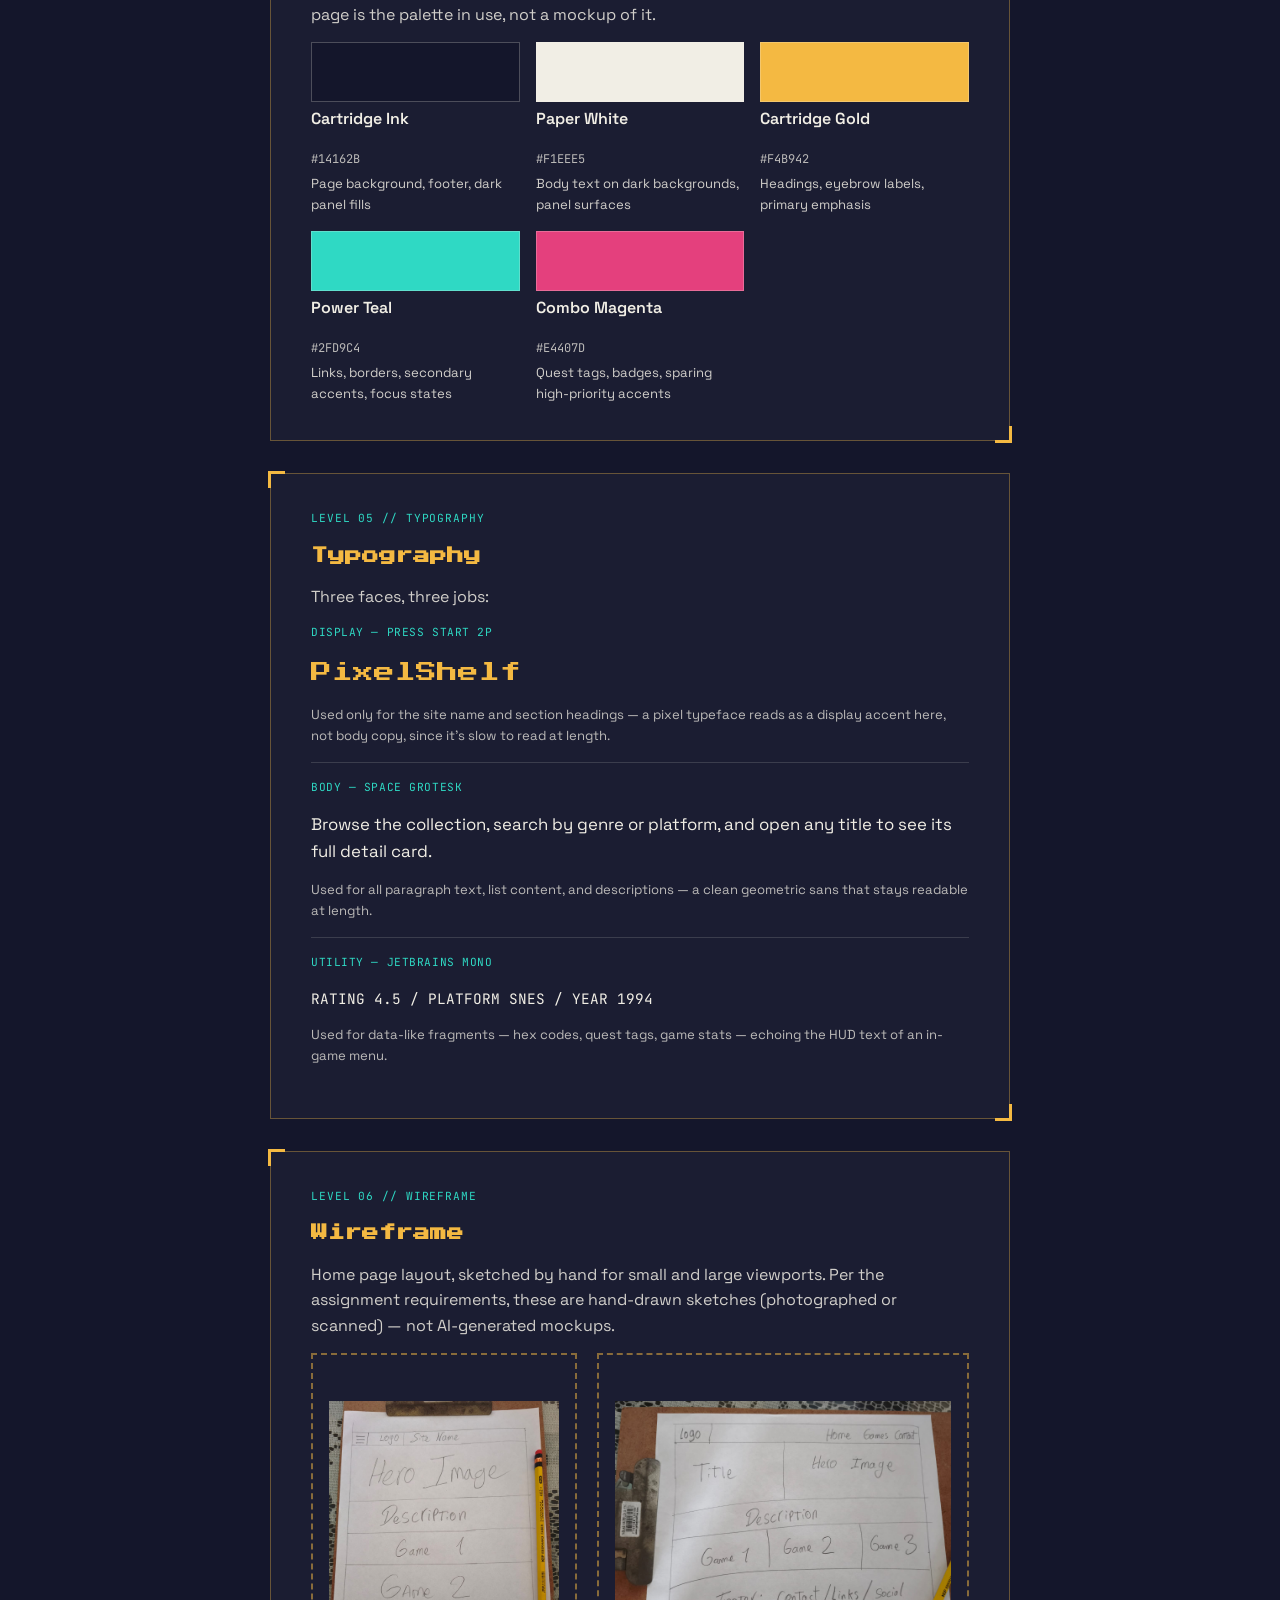
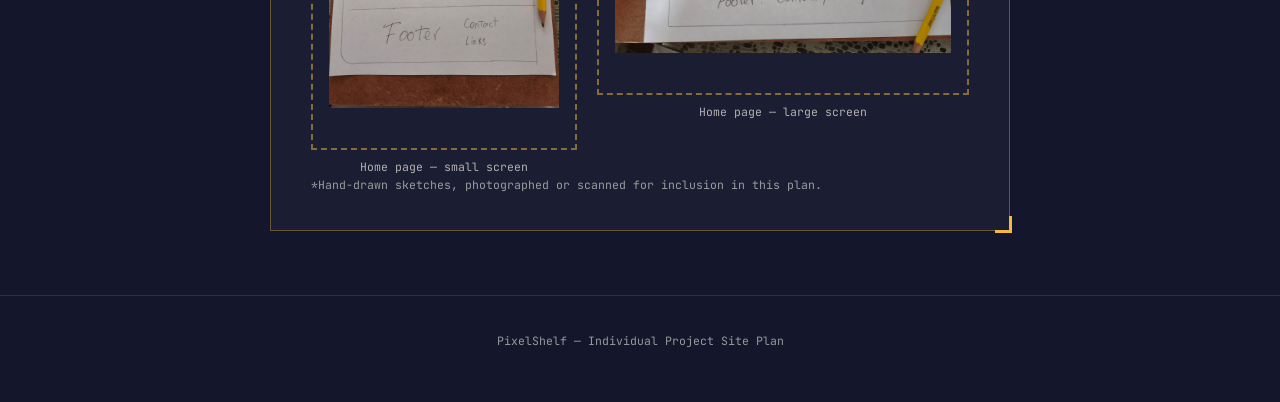
<file: personal/site-plan.html>
<!DOCTYPE html>
<html lang="en">
<head>
  <meta charset="UTF-8" />
  <meta name="viewport" content="width=device-width, initial-scale=1.0" />
  <title>Site Plan — PixelShelf</title>
  <meta name="description" content="Website plan for PixelShelf, a video game library and discovery site." />

  <link rel="preconnect" href="https://fonts.googleapis.com" />
  <link rel="preconnect" href="https://fonts.gstatic.com" crossorigin />
  <link href="https://fonts.googleapis.com/css2?family=Press+Start+2P&family=Space+Grotesk:wght@400;500;600;700&family=JetBrains+Mono:wght@400;500;700&display=swap" rel="stylesheet" />

  <link rel="stylesheet" href="site-plan.css" />
</head>
<body>

  <header class="title-screen">
    <div class="scanlines" aria-hidden="true"></div>
    <div class="title-inner">
      <p class="eyebrow">INDIVIDUAL PROJECT — SITE PLAN</p>
      <h1>PixelShelf</h1>
      <p class="subtitle">A video game library, built one cartridge at a time.</p>
      <div class="press-start" aria-hidden="true">▶ PRESS START</div>
    </div>
  </header>

  <main>

    <!-- LEVEL 01 — SITE NAME -->
    <section class="panel" aria-labelledby="siteNameHeading">
      <p class="eyebrow">LEVEL 01 // SITE NAME</p>
      <h2 id="siteNameHeading">PixelShelf</h2>
      <p>
        The name pairs two ideas the project rests on: <strong>pixel</strong>, a nod to gaming's
        visual heritage across every era and platform the library covers, and
        <strong>shelf</strong>, the familiar image of a library or collection where each game has
        its place, in and out of case, alphabetized. Together they describe exactly what the site
        does &mdash; it's a shelf, rendered in pixels.
      </p>
      <p class="domain-tag">
        Optional domain: <span class="mono">pixelshelf.gg</span>
        <span class="badge">available*</span>
      </p>
      <p class="fine-print">*Availability not verified for this class exercise.</p>
    </section>

    <!-- LEVEL 02 — SITE PURPOSE -->
    <section class="panel" aria-labelledby="purposeHeading">
      <p class="eyebrow">LEVEL 02 // SITE PURPOSE</p>
      <h2 id="purposeHeading">Site Purpose</h2>
      <p>
        PixelShelf is an informational hub where visitors browse, search, and filter a curated
        collection of video games spanning genres and platforms. Each entry surfaces the details
        that matter when deciding what to play next &mdash; title, genre, platform, release year,
        developer, rating, and a short description &mdash; with deeper detail available through an
        interactive modal dialog. Game data loads dynamically from a local JSON file, and visitors
        can save titles that catch their eye to a personal favorites list stored in the browser,
        no account required.
      </p>
    </section>

    <!-- LEVEL 03 — SCENARIOS -->
    <section class="panel" aria-labelledby="scenariosHeading">
      <p class="eyebrow">LEVEL 03 // SCENARIOS</p>
      <h2 id="scenariosHeading">Scenarios</h2>
      <p class="section-intro">Questions a visitor might bring to the site:</p>
      <ol class="scenario-list">
        <li>
          <span class="quest-tag">QUEST 1</span>
          <p>"I loved a platformer on the SNES years ago &mdash; what other games in that genre
          and era does the library have?"</p>
        </li>
        <li>
          <span class="quest-tag">QUEST 2</span>
          <p>"I want to compare a few RPGs across different platforms before deciding what to
          play next &mdash; can I see them side by side?"</p>
        </li>
        <li>
          <span class="quest-tag">QUEST 3</span>
          <p>"How do I keep a shortlist of games I'm interested in without creating an
          account?"</p>
        </li>
      </ol>
    </section>

    <!-- LEVEL 04 — COLOR SCHEME -->
    <section class="panel" aria-labelledby="colorHeading">
      <p class="eyebrow">LEVEL 04 // COLOR SCHEME</p>
      <h2 id="colorHeading">Color Scheme</h2>
      <p class="section-intro">
        This plan document is styled exclusively in the palette below &mdash; what you see on this
        page is the palette in use, not a mockup of it.
      </p>

      <div class="swatch-grid">
        <div class="swatch-card">
          <div class="swatch" style="background:#14162B;"></div>
          <p class="swatch-name">Cartridge Ink</p>
          <p class="mono">#14162B</p>
          <p class="swatch-use">Page background, footer, dark panel fills</p>
        </div>
        <div class="swatch-card">
          <div class="swatch" style="background:#F1EEE5;"></div>
          <p class="swatch-name">Paper White</p>
          <p class="mono">#F1EEE5</p>
          <p class="swatch-use">Body text on dark backgrounds, panel surfaces</p>
        </div>
        <div class="swatch-card">
          <div class="swatch" style="background:#F4B942;"></div>
          <p class="swatch-name">Cartridge Gold</p>
          <p class="mono">#F4B942</p>
          <p class="swatch-use">Headings, eyebrow labels, primary emphasis</p>
        </div>
        <div class="swatch-card">
          <div class="swatch" style="background:#2FD9C4;"></div>
          <p class="swatch-name">Power Teal</p>
          <p class="mono">#2FD9C4</p>
          <p class="swatch-use">Links, borders, secondary accents, focus states</p>
        </div>
        <div class="swatch-card">
          <div class="swatch" style="background:#E4407D;"></div>
          <p class="swatch-name">Combo Magenta</p>
          <p class="mono">#E4407D</p>
          <p class="swatch-use">Quest tags, badges, sparing high-priority accents</p>
        </div>
      </div>
    </section>

    <!-- LEVEL 05 — TYPOGRAPHY -->
    <section class="panel" aria-labelledby="typeHeading">
      <p class="eyebrow">LEVEL 05 // TYPOGRAPHY</p>
      <h2 id="typeHeading">Typography</h2>
      <p class="section-intro">Three faces, three jobs:</p>

      <div class="type-sample">
        <p class="type-role">Display &mdash; Press Start 2P</p>
        <p class="type-demo type-display">PixelShelf</p>
        <p class="type-note">Used only for the site name and section headings &mdash; a pixel
        typeface reads as a display accent here, not body copy, since it's slow to read at
        length.</p>
      </div>

      <div class="type-sample">
        <p class="type-role">Body &mdash; Space Grotesk</p>
        <p class="type-demo type-body">Browse the collection, search by genre or platform, and
        open any title to see its full detail card.</p>
        <p class="type-note">Used for all paragraph text, list content, and descriptions &mdash;
        a clean geometric sans that stays readable at length.</p>
      </div>

      <div class="type-sample">
        <p class="type-role">Utility &mdash; JetBrains Mono</p>
        <p class="type-demo type-mono">RATING 4.5 / PLATFORM SNES / YEAR 1994</p>
        <p class="type-note">Used for data-like fragments &mdash; hex codes, quest tags, game
        stats &mdash; echoing the HUD text of an in-game menu.</p>
      </div>
    </section>

    <!-- LEVEL 06 — WIREFRAME -->
    <section class="panel" aria-labelledby="wireframeHeading">
      <p class="eyebrow">LEVEL 06 // WIREFRAME</p>
      <h2 id="wireframeHeading">Wireframe</h2>
      <p class="section-intro">
        Home page layout, sketched by hand for small and large viewports. Per the assignment
        requirements, these are hand-drawn sketches (photographed or scanned) &mdash; not
        AI-generated mockups.
      </p>

      <div class="wireframe-grid">
        <figure class="wireframe-slot">
          <div class="wireframe-placeholder">
            <p></p>
              <img src="images/wireframe-small.jpeg" alt="Wireframe of small view page" />
          </div>
          <figcaption>Home page &mdash; small screen</figcaption>
        </figure>
        <figure class="wireframe-slot wireframe-slot--wide">
          <div class="wireframe-placeholder">
            <p></p>
              <img src="images/wireframe-large.jpeg" alt="Wireframe of large view page" />
          </div>
          <figcaption>Home page &mdash; large screen</figcaption>
        </figure>
      </div>
      <p class="fine-print">
        *Hand-drawn sketches, photographed or scanned for inclusion in this plan.
      </p>
    </section>

  </main>

  <footer class="site-footer">
    <p>PixelShelf &mdash; Individual Project Site Plan</p>
  </footer>

</body>
</html>
</file>
<file: styles/small.css>
/* ============================================
   Design tokens
   ============================================ */
:root {
  --color-ink:        #1B2430;   /* deep navy — headers, text */
  --color-ink-soft:   #384454;   /* lighter navy for secondary text */
  --color-paper:      #F7F4EE;   /* warm off-white page background */
  --color-panel:      #FFFFFF;   /* card / panel background */
  --color-line:       #DCD6C9;   /* hairline borders */
  --color-amber:      #E8A33D;   /* primary accent — completed / focus */
  --color-teal:       #3E7C7C;   /* secondary accent — links / hover */
  --color-teal-dark:  #2C5A5A;

  --font-face: 'Space Grotesk', 'Segoe UI', sans-serif;

  --radius-sm: 4px;
  --radius-md: 10px;

  --space-1: 0.5rem;
  --space-2: 1rem;
  --space-3: 1.5rem;
  --space-4: 2.5rem;
}

/* ============================================
   Base
   ============================================ */
html {
  font-family: var(--font-face);
  background-color: var(--color-paper);
  color: var(--color-ink);
}

body {
  font-size: 1rem;
  line-height: 1.6;
}

h1, h2 {
  font-family: var(--font-face);
  font-weight: 700;
  letter-spacing: -0.01em;
}

h1 {
  font-size: 1.9rem;
  padding: var(--space-3) var(--space-2) var(--space-2);
}

h2 {
  font-size: 1rem;
  text-transform: uppercase;
  letter-spacing: 0.08em;
}

a:focus-visible,
button:focus-visible {
  outline: 3px solid var(--color-teal);
  outline-offset: 2px;
}

/* ============================================
   Header + branding
   ============================================ */
.site-header {
  display: flex;
  align-items: center;
  justify-content: space-between;
  flex-wrap: wrap;
  padding: var(--space-2);
  background-color: var(--color-panel);
  border-bottom: 1px solid var(--color-line);
  position: sticky;
  top: 0;
  z-index: 10;
}

.brand {
  display: flex;
  align-items: center;
  gap: var(--space-1);
}

.brand__mark {
  border-radius: var(--radius-sm);
}

.brand__name {
  font-weight: 600;
  font-size: 1.05rem;
}

/* Hamburger button — small screens only */
.hamburger {
  display: flex;
  flex-direction: column;
  justify-content: center;
  gap: 5px;
  width: 42px;
  height: 42px;
  padding: 8px;
  border-radius: var(--radius-sm);
}

.hamburger:hover {
  background-color: var(--color-paper);
}

.hamburger__bar {
  display: block;
  height: 2px;
  width: 100%;
  background-color: var(--color-ink);
  border-radius: 2px;
  transition: transform 0.2s ease, opacity 0.2s ease;
}

.hamburger[aria-expanded="true"] .hamburger__bar:nth-child(1) {
  transform: translateY(7px) rotate(45deg);
}
.hamburger[aria-expanded="true"] .hamburger__bar:nth-child(2) {
  opacity: 0;
}
.hamburger[aria-expanded="true"] .hamburger__bar:nth-child(3) {
  transform: translateY(-7px) rotate(-45deg);
}

/* Nav — collapsed by default on small screens */
.primary-nav {
  flex-basis: 100%;
  max-height: 0;
  overflow: hidden;
  transition: max-height 0.25s ease;
  background-color: var(--color-ink);
  border-radius: var(--radius-sm);
  margin-top: var(--space-1);
}

.primary-nav.is-open {
  max-height: 220px;
}

.primary-nav ul {
  display: flex;
  flex-direction: column;
}

.primary-nav a {
  display: block;
  padding: var(--space-2);
  color: var(--color-paper);
  font-weight: 500;
  border-bottom: 1px solid rgba(247, 244, 238, 0.12);
}

.primary-nav li:last-child a {
  border-bottom: none;
}

.primary-nav a:hover,
.primary-nav a:focus-visible {
  background-color: var(--color-teal-dark);
}

.primary-nav a[aria-current="page"] {
  color: var(--color-amber);
  box-shadow: inset 3px 0 0 var(--color-amber);
}

/* ============================================
   Main layout — single column on small screens
   ============================================ */
main {
  display: flex;
  flex-direction: column;
  gap: var(--space-3);
  padding: 0 var(--space-2) var(--space-4);
  max-width: 1100px;
  margin: 0 auto;
}

section h2 {
  background-color: var(--color-ink);
  color: var(--color-paper);
  padding: var(--space-1) var(--space-2);
  border-radius: var(--radius-sm) var(--radius-sm) 0 0;
}

.about, .photo, .courses {
  background-color: var(--color-panel);
  border: 1px solid var(--color-line);
  border-radius: var(--radius-md);
  overflow: hidden;
}

.about p {
  padding: var(--space-2);
  color: var(--color-ink-soft);
}

.photo img {
  width: 100%;
  height: auto;
  padding: var(--space-2);
}

/* ============================================
   Course filters + cards
   ============================================ */
.course-filters {
  display: flex;
  gap: var(--space-1);
  padding: var(--space-2);
  flex-wrap: wrap;
}

.course-filters button {
  flex: 1 1 auto;
  min-width: 90px;
  padding: var(--space-1) var(--space-2);
  border: 1px solid var(--color-line);
  border-radius: var(--radius-sm);
  background-color: var(--color-paper);
  font-weight: 600;
  transition: background-color 0.15s ease, color 0.15s ease, border-color 0.15s ease;
}

.course-filters button:hover {
  border-color: var(--color-teal);
  color: var(--color-teal-dark);
}

.course-filters button.is-active {
  background-color: var(--color-ink);
  border-color: var(--color-ink);
  color: var(--color-paper);
}

.course-list {
  display: flex;
  flex-direction: column;
  gap: var(--space-1);
  padding: 0 var(--space-2) var(--space-2);
}

.course-card {
  display: flex;
  align-items: center;
  gap: var(--space-2);
  padding: var(--space-2);
  border: 1px solid var(--color-line);
  border-left: 5px solid var(--color-line);
  border-radius: var(--radius-sm);
  background-color: var(--color-paper);
}

.course-card.is-completed {
  border-left-color: var(--color-amber);
  background-color: #FDF3E2;
}

.course-card__code {
  font-weight: 700;
  font-size: 0.95rem;
  white-space: nowrap;
}

.course-card__title {
  color: var(--color-ink-soft);
  font-size: 0.9rem;
  flex: 1;
}

.course-card__status {
  font-size: 0.75rem;
  font-weight: 600;
  padding: 2px 8px;
  border-radius: 999px;
  background-color: var(--color-line);
  color: var(--color-ink);
  white-space: nowrap;
}

.course-card.is-completed .course-card__status {
  background-color: var(--color-amber);
  color: var(--color-ink);
}

.course-total {
  padding: var(--space-2);
  border-top: 1px solid var(--color-line);
  font-weight: 600;
  text-align: center;
}

/* ============================================
   Footer
   ============================================ */
.site-footer {
  background-color: var(--color-ink);
  color: var(--color-paper);
  text-align: center;
  padding: var(--space-3) var(--space-2);
  display: flex;
  flex-direction: column;
  align-items: center;
  gap: var(--space-1);
}

.footer__social {
  display: flex;
  gap: var(--space-2);
  margin-bottom: var(--space-1);
}

.footer__social a {
  color: var(--color-paper);
  transition: color 0.15s ease;
}

.footer__social a:hover {
  color: var(--color-amber);
}

.footer__meta,
.footer__modified {
  font-size: 0.85rem;
  color: #C9CFD8;
}
</file>
<file: styles/larger.css>
/* Loaded only when the viewport is 700px or wider (see <link media> in HTML) */
@media screen and (min-width: 700px) {

  .site-header {
    flex-wrap: nowrap;
    padding: var(--space-2) var(--space-4);
  }

  .hamburger {
    display: none;
  }

  .primary-nav {
    flex-basis: auto;
    max-height: none;
    overflow: visible;
    background-color: transparent;
    margin-top: 0;
  }

  .primary-nav ul {
    display: flex;
    gap: var(--space-3);
  }

  .primary-nav a {
    padding: var(--space-1) 0;
    color: var(--color-ink);
    border-bottom: 2px solid transparent;
  }

  .primary-nav li:last-child a {
    border-bottom: 2px solid transparent;
  }

  .primary-nav a:hover,
  .primary-nav a:focus-visible {
    background-color: transparent;
    color: var(--color-teal-dark);
    border-bottom-color: var(--color-teal);
  }

  .primary-nav a[aria-current="page"] {
    box-shadow: none;
    border-bottom-color: var(--color-amber);
  }

  main {
    display: grid;
    grid-template-columns: 2fr 1fr;
    grid-template-areas:
      "about photo"
      "courses courses";
    gap: var(--space-3);
    padding: 0 var(--space-4) var(--space-4);
  }

  h1 {
    grid-column: 1 / -1;
    padding: var(--space-4) 0 0;
  }

  .about   { grid-area: about; }
  .photo   { grid-area: photo; }
  .courses { grid-area: courses; }

  .about p {
    padding: var(--space-3);
    font-size: 1.05rem;
  }

  .course-filters button {
    flex: 0 1 160px;
  }

  .course-list {
    display: grid;
    grid-template-columns: repeat(auto-fill, minmax(260px, 1fr));
    gap: var(--space-2);
  }

  .course-card {
    flex-direction: column;
    align-items: flex-start;
    gap: var(--space-1);
  }

  .footer {
    flex-direction: row;
  }

  .site-footer {
    flex-direction: row;
    justify-content: space-between;
    text-align: left;
    padding: var(--space-2) var(--space-4);
  }

  .footer__social {
    margin-bottom: 0;
  }
}
</file>
<file: chamber/styles/small.css>
/* ==========================================================================
   Manos de Quilla — Barranquilla Chamber of Commerce
   small.css — mobile-first base styles (320px and up)
   ========================================================================== */

:root {
  --color-primary: #E85C41;   /* Carnival Coral */
  --color-secondary: #159A9C; /* Caribbean Turquoise */
  --color-accent: #F2B134;    /* Guacherna Gold */
  --color-bg: #FAF1E4;        /* Light Sand */
  --color-text: #22201D;      /* Night Ink */
  --color-surface: #FFFFFF;
  --color-border: rgba(34, 32, 29, 0.12);

  --font-heading: 'Fraunces', Georgia, serif;
  --font-body: 'Work Sans', Arial, sans-serif;
  --font-mono: 'Space Mono', 'Courier New', monospace;

  --radius: 10px;
  --shadow: 0 4px 14px rgba(34, 32, 29, 0.12);
  --max-width: 1100px;
}

html, body {
  overflow-x: hidden;
  width: 100%;
}

body {
  font-family: var(--font-body);
  background-color: var(--color-bg);
  color: var(--color-text);
}

h1, h2, h3, h4 {
  font-family: var(--font-heading);
  font-weight: 700;
}

.visually-hidden {
  position: absolute;
  width: 1px;
  height: 1px;
  overflow: hidden;
  clip: rect(0 0 0 0);
  white-space: nowrap;
}

/* ---------- Header ---------- */
.site-header {
  background-color: var(--color-surface);
  border-bottom: 3px solid var(--color-primary);
  position: relative;
  z-index: 20;
}

.header-inner {
  display: flex;
  align-items: center;
  justify-content: space-between;
  padding: 0.75rem 1rem;
  max-width: var(--max-width);
  margin: 0 auto;
}

.brand {
  display: flex;
  align-items: center;
  gap: 0.6rem;
}

.brand img {
  width: 36px;
  height: 36px;
}

.brand-text {
  display: flex;
  flex-direction: column;
  line-height: 1.1;
}

.brand-name {
  font-family: var(--font-heading);
  font-size: 1.15rem;
  font-weight: 700;
  color: var(--color-primary);
}

.brand-tag {
  font-family: var(--font-mono);
  font-size: 0.6rem;
  letter-spacing: 0.04em;
  text-transform: uppercase;
  color: var(--color-secondary);
}

.nav-toggle {
  display: block;
  width: 40px;
  height: 40px;
  position: relative;
}

.nav-toggle span,
.nav-toggle span::before,
.nav-toggle span::after {
  content: "";
  position: absolute;
  left: 8px;
  right: 8px;
  height: 3px;
  background-color: var(--color-text);
  border-radius: 2px;
  transition: transform 0.2s ease, opacity 0.2s ease;
}

.nav-toggle span {
  top: 19px;
}

.nav-toggle span::before {
  top: -9px;
}

.nav-toggle span::after {
  top: 9px;
}

.nav-toggle[aria-expanded="true"] span {
  background-color: transparent;
}

.nav-toggle[aria-expanded="true"] span::before {
  top: 0;
  transform: rotate(45deg);
  background-color: var(--color-text);
}

.nav-toggle[aria-expanded="true"] span::after {
  top: 0;
  transform: rotate(-45deg);
  background-color: var(--color-text);
}

.primary-nav {
  position: absolute;
  top: 100%;
  left: 0;
  right: 0;
  background-color: var(--color-surface);
  border-bottom: 1px solid var(--color-border);
  max-height: 0;
  overflow: hidden;
  transition: max-height 0.25s ease;
}

.primary-nav.is-open {
  max-height: 320px;
}

.primary-nav ul {
  display: flex;
  flex-direction: column;
  padding: 0.5rem 1rem 1rem;
}

.primary-nav a {
  display: block;
  padding: 0.75rem 0.25rem;
  font-weight: 600;
  border-bottom: 1px solid var(--color-border);
}

.primary-nav a[aria-current="page"] {
  color: var(--color-primary);
}

.primary-nav li:last-child a {
  border-bottom: none;
}

/* ---------- Main / Directory ---------- */
.directory-main {
  max-width: var(--max-width);
  margin: 0 auto;
  padding: 1.25rem 1rem 3rem;
}

.directory-intro h1 {
  font-size: 1.75rem;
  color: var(--color-primary);
}

.directory-intro p {
  margin-top: 0.4rem;
  max-width: 60ch;
  color: var(--color-text);
}

.directory-toolbar {
  display: flex;
  align-items: center;
  justify-content: space-between;
  gap: 1rem;
  flex-wrap: wrap;
  margin: 1.25rem 0 1rem;
  padding: 0.75rem;
  background-color: var(--color-surface);
  border-radius: var(--radius);
  box-shadow: var(--shadow);
}

.member-count {
  font-family: var(--font-mono);
  font-size: 0.8rem;
  color: var(--color-secondary);
}

.view-toggle {
  display: inline-flex;
  border: 2px solid var(--color-secondary);
  border-radius: 999px;
  overflow: hidden;
}

.view-toggle button {
  padding: 0.4rem 0.9rem;
  font-family: var(--font-mono);
  font-size: 0.8rem;
  font-weight: 700;
  color: var(--color-secondary);
  background-color: var(--color-surface);
}

.view-toggle button.active {
  background-color: var(--color-secondary);
  color: var(--color-bg);
}

/* Member cards */
.directory-list {
  display: grid;
  gap: 1rem;
  grid-template-columns: 1fr;
}

.member-card {
  background-color: var(--color-surface);
  border-radius: var(--radius);
  box-shadow: var(--shadow);
  overflow: hidden;
  border-top: 4px solid var(--color-secondary);
  display: flex;
  flex-direction: column;
}

.member-card[data-tier="3"] {
  border-top-color: var(--color-accent);
}

.member-card[data-tier="2"] {
  border-top-color: var(--color-primary);
}

.member-card img {
  width: 100%;
  height: 150px;
  object-fit: cover;
  background-color: var(--color-bg);
}

.member-card-body {
  padding: 0.9rem;
  display: flex;
  flex-direction: column;
  gap: 0.35rem;
  flex: 1;
}

.member-card h3 {
  font-size: 1.05rem;
  color: var(--color-text);
}

.member-tagline {
  font-size: 0.85rem;
  color: var(--color-text);
  opacity: 0.85;
}

.member-tier {
  align-self: flex-start;
  font-family: var(--font-mono);
  font-size: 0.65rem;
  letter-spacing: 0.05em;
  text-transform: uppercase;
  padding: 0.15rem 0.55rem;
  border-radius: 999px;
  background-color: var(--color-bg);
  color: var(--color-secondary);
  border: 1px solid var(--color-secondary);
}

.member-card[data-tier="3"] .member-tier {
  color: #9a6c00;
  border-color: var(--color-accent);
}

.member-card[data-tier="2"] .member-tier {
  color: var(--color-primary);
  border-color: var(--color-primary);
}

.member-meta {
  font-family: var(--font-mono);
  font-size: 0.78rem;
  line-height: 1.6;
  margin-top: 0.3rem;
}

.member-meta a {
  color: var(--color-secondary);
  text-decoration: underline;
}

/* List view */
.directory-list.list-view .member-card {
  flex-direction: row;
  align-items: center;
}

.directory-list.list-view .member-card img {
  width: 100px;
  height: 90px;
  flex-shrink: 0;
}

.directory-list.list-view .member-card-body {
  padding: 0.6rem 0.9rem;
}

/* ---------- Home main ---------- */
.home-main {
  max-width: var(--max-width);
  margin: 0 auto;
  padding: 0 0 3rem;
}

.home-main h2 {
  font-size: 1.4rem;
  color: var(--color-primary);
  margin-bottom: 0.9rem;
}

.home-main section {
  padding: 2rem 1rem 0;
}

/* ---------- Hero ---------- */
.hero {
  position: relative;
  overflow: hidden;
}

.hero-image {
  width: 100%;
  height: 260px;
  object-fit: cover;
}

.hero-overlay {
  position: absolute;
  inset: 0;
  display: flex;
  flex-direction: column;
  justify-content: center;
  align-items: flex-start;
  gap: 0.6rem;
  padding: 1.5rem 1.25rem;
  background: linear-gradient(180deg, rgba(34, 32, 29, 0.15) 0%, rgba(34, 32, 29, 0.65) 100%);
  color: var(--color-bg);
}

.hero-overlay h1 {
  font-size: 1.9rem;
  color: var(--color-bg);
  text-shadow: 0 2px 8px rgba(0, 0, 0, 0.35);
}

.hero-overlay p {
  max-width: 46ch;
  font-size: 0.9rem;
  text-shadow: 0 1px 6px rgba(0, 0, 0, 0.35);
}

.cta-button {
  display: inline-block;
  margin-top: 0.4rem;
  padding: 0.7rem 1.4rem;
  background-color: var(--color-primary);
  color: var(--color-bg);
  font-weight: 700;
  font-family: var(--font-heading);
  border-radius: 999px;
  box-shadow: var(--shadow);
  transition: transform 0.15s ease, background-color 0.15s ease;
}

.cta-button:hover,
.cta-button:focus-visible {
  background-color: #c9482f;
  transform: translateY(-2px);
}

/* ---------- Events ---------- */
.events-grid {
  display: grid;
  gap: 1rem;
  grid-template-columns: 1fr;
}

.event-card {
  display: flex;
  gap: 0.9rem;
  background-color: var(--color-surface);
  border-radius: var(--radius);
  box-shadow: var(--shadow);
  padding: 0.9rem;
  border-left: 4px solid var(--color-secondary);
}

.event-date {
  flex-shrink: 0;
  width: 56px;
  text-align: center;
  font-family: var(--font-mono);
  border-right: 1px solid var(--color-border);
  padding-right: 0.7rem;
}

.event-date span {
  display: block;
}

.event-date span:first-child {
  font-size: 0.7rem;
  text-transform: uppercase;
  color: var(--color-secondary);
}

.event-date span:last-child {
  font-size: 1.3rem;
  font-weight: 700;
  color: var(--color-primary);
}

.event-body h3 {
  font-size: 1rem;
  margin-bottom: 0.2rem;
}

.event-body p {
  font-size: 0.85rem;
  opacity: 0.85;
}

/* ---------- Weather ---------- */
.weather-widget {
  background-color: var(--color-surface);
  border-radius: var(--radius);
  box-shadow: var(--shadow);
  padding: 1rem;
  display: flex;
  flex-direction: column;
  gap: 1rem;
}

.weather-current {
  text-align: center;
  padding-bottom: 0.75rem;
  border-bottom: 1px solid var(--color-border);
}

.weather-icon {
  font-size: 2.2rem;
  line-height: 1;
}

.weather-temp {
  font-family: var(--font-heading);
  font-size: 2rem;
  color: var(--color-primary);
}

.weather-desc {
  text-transform: capitalize;
  font-size: 0.9rem;
}

.weather-location {
  font-family: var(--font-mono);
  font-size: 0.7rem;
  color: var(--color-secondary);
  margin-top: 0.2rem;
}

.weather-forecast {
  display: grid;
  grid-template-columns: repeat(3, 1fr);
  gap: 0.6rem;
}

.forecast-day {
  text-align: center;
  background-color: var(--color-bg);
  border-radius: var(--radius);
  padding: 0.6rem 0.3rem;
}

.forecast-label {
  font-family: var(--font-mono);
  font-size: 0.7rem;
  text-transform: uppercase;
  color: var(--color-secondary);
}

.forecast-icon {
  font-size: 1.3rem;
  margin: 0.2rem 0;
}

.forecast-temp {
  font-weight: 700;
  font-size: 0.9rem;
}

/* ---------- Spotlights ---------- */
.spotlights-grid {
  display: grid;
  gap: 1rem;
  grid-template-columns: 1fr;
}

.spotlight-card {
  background-color: var(--color-surface);
  border-radius: var(--radius);
  box-shadow: var(--shadow);
  overflow: hidden;
  border-top: 4px solid var(--color-secondary);
  display: flex;
  flex-direction: column;
}

.spotlight-card[data-tier="3"] {
  border-top-color: var(--color-accent);
}

.spotlight-card[data-tier="2"] {
  border-top-color: var(--color-primary);
}

.spotlight-card img {
  width: 100%;
  height: 150px;
  object-fit: cover;
  background-color: var(--color-bg);
}

.spotlight-body {
  padding: 0.9rem;
  display: flex;
  flex-direction: column;
  gap: 0.35rem;
  flex: 1;
}

.spotlight-body h3 {
  font-size: 1.05rem;
}

.spotlight-meta {
  font-family: var(--font-mono);
  font-size: 0.78rem;
  line-height: 1.6;
  margin-top: 0.3rem;
}

.spotlight-meta a {
  color: var(--color-secondary);
  text-decoration: underline;
}

.spotlight-card[data-tier="3"] .member-tier {
  color: #9a6c00;
  border-color: var(--color-accent);
}

.spotlight-card[data-tier="2"] .member-tier {
  color: var(--color-primary);
  border-color: var(--color-primary);
}

/* ---------- Footer ---------- */
.site-footer {
  background-color: var(--color-text);
  color: var(--color-bg);
  padding: 1.5rem 1rem 2rem;
}

.footer-inner {
  max-width: var(--max-width);
  margin: 0 auto;
  display: flex;
  flex-direction: column;
  gap: 1rem;
}

.footer-brand {
  font-family: var(--font-heading);
  font-size: 1.1rem;
  color: var(--color-accent);
}

.footer-contact,
.footer-dev {
  font-size: 0.85rem;
  line-height: 1.7;
}

.footer-contact a {
  color: var(--color-bg);
  text-decoration: underline;
}

.footer-dev {
  font-family: var(--font-mono);
  font-size: 0.75rem;
  color: rgba(250, 241, 228, 0.7);
  border-top: 1px solid rgba(250, 241, 228, 0.2);
  padding-top: 0.9rem;
}

/* ---------- Utility states ---------- */
.loading-message,
.error-message {
  font-family: var(--font-mono);
  font-size: 0.85rem;
  padding: 1rem;
  color: var(--color-secondary);
}

.error-message {
  color: var(--color-primary);
}
</file>
<file: chamber/styles/larger.css>
/* ==========================================================================
   Manos de Quilla — larger.css
   Wider-viewport overrides, mobile-first breakpoints
   ========================================================================== */

@media (min-width: 640px) {
  .directory-list {
    grid-template-columns: repeat(2, 1fr);
  }

  .directory-list.list-view {
    grid-template-columns: 1fr;
  }
}

/* ---------- Discover: medium screens (641px–1024px) ----------
   Two columns. Card 1 becomes a full-width feature banner and card 8
   becomes a full-width closing feature — a genuinely different shape
   from the stacked mobile layout, not just an extra column. */
@media (min-width: 641px) {
  .discover-grid {
    grid-template-columns: 1fr 1fr;
    grid-template-areas:
      "area-1 area-1"
      "area-2 area-3"
      "area-4 area-5"
      "area-6 area-7"
      "area-8 area-8";
  }

  .discover-card:nth-child(1),
  .discover-card:nth-child(8) {
    flex-direction: row;
  }

  .discover-card:nth-child(1) figure,
  .discover-card:nth-child(8) figure {
    width: 42%;
    flex-shrink: 0;
  }

  .discover-card:nth-child(1) img,
  .discover-card:nth-child(8) img {
    height: 100%;
  }
}

@media (min-width: 640px) {
  .events-grid {
    grid-template-columns: repeat(2, 1fr);
  }

  .spotlights-grid {
    grid-template-columns: repeat(2, 1fr);
  }
}

@media (min-width: 768px) {
  .nav-toggle {
    display: none;
  }

  .primary-nav {
    position: static;
    max-height: none;
    overflow: visible;
    background: none;
    border-bottom: none;
  }

  .primary-nav ul {
    flex-direction: row;
    padding: 0;
    gap: 1.5rem;
  }

  .primary-nav a {
    padding: 0.4rem 0.1rem;
    border-bottom: 2px solid transparent;
  }

  .primary-nav a:hover,
  .primary-nav a[aria-current="page"] {
    border-bottom-color: var(--color-primary);
  }

  .primary-nav li:last-child a {
    border-bottom: 2px solid transparent;
  }

  .primary-nav a[aria-current="page"]:last-child {
    border-bottom-color: var(--color-primary);
  }

  .directory-intro h1 {
    font-size: 2.25rem;
  }

  .hero-image {
    height: 380px;
  }

  .hero-overlay {
    padding: 3rem 3rem;
    align-items: flex-start;
  }

  .hero-overlay h1 {
    font-size: 2.75rem;
  }

  .hero-overlay p {
    font-size: 1.05rem;
  }

  .weather-widget {
    flex-direction: row;
    align-items: center;
  }

  .weather-current {
    flex-shrink: 0;
    width: 200px;
    padding-bottom: 0;
    padding-right: 1rem;
    border-bottom: none;
    border-right: 1px solid var(--color-border);
  }

  .weather-forecast {
    flex: 1;
  }

  .spotlights-grid {
    grid-template-columns: repeat(3, 1fr);
  }

  .footer-inner {
    flex-direction: row;
    justify-content: space-between;
    align-items: flex-start;
  }

  .footer-dev {
    border-top: none;
    padding-top: 0;
    text-align: right;
  }
}

@media (min-width: 960px) {
  .events-grid {
    grid-template-columns: repeat(3, 1fr);
  }

  .directory-list {
    grid-template-columns: repeat(3, 1fr);
  }

  .directory-list.list-view {
    grid-template-columns: 1fr;
  }

  .directory-list.list-view .member-card img {
    width: 130px;
    height: 100px;
  }
}

/* ---------- Discover: large screens (1025px and up) ----------
   Four-column mosaic. Card 1 spans two columns and card 6 spans two
   rows, producing a layout shape that a simple column count could
   not — this is a distinct grid-template-areas map, not "medium
   plus more columns". */
@media (min-width: 1025px) {
  .discover-grid {
    grid-template-columns: repeat(4, 1fr);
    grid-template-areas:
      "area-1 area-1 area-2 area-3"
      "area-4 area-5 area-6 area-6"
      "area-7 area-8 area-6 area-6";
  }

  .discover-card:nth-child(1),
  .discover-card:nth-child(8) {
    flex-direction: column;
  }

  .discover-card:nth-child(1) figure,
  .discover-card:nth-child(8) figure {
    width: auto;
  }

  .discover-card:nth-child(1) img,
  .discover-card:nth-child(6) img,
  .discover-card:nth-child(8) img {
    height: 150px;
  }

  .discover-card:nth-child(6) {
    flex-direction: column;
  }

  .discover-card:nth-child(6) figure,
  .discover-card:nth-child(6) img {
    height: 100%;
    min-height: 220px;
  }
}
</file>
<file: personal/styles/styles.css>
:root {
  --primary-color: #1a1a2e;
  --secondary-color: #16213e;
  --accent-color: #e94560;
  --text-light: #f1f1f1;
  --text-dark: #333333;
  --bg-light: #f8f9fa;
  --font-main: 'Roboto', system-ui, -apple-system, sans-serif; /* Se añade Roboto */
}

* {
  box-sizing: border-box;
  margin: 0;
  padding: 0;
}

body {
  font-family: var(--font-main);
  line-height: 1.6;
  color: var(--text-dark);
  background-color: var(--bg-light);
  display: flex;
  flex-direction: column;
  min-height: 100vh;
}

/* Header & Mobile Menu */
header {
  background-color: var(--primary-color);
  color: var(--text-light);
  display: flex;
  justify-content: space-between;
  align-items: center;
  padding: 1rem;
}

.logo-container {
  display: flex;
  align-items: center;
  gap: 0.75rem;
  font-size: 1.5rem;
  font-weight: bold;
}

#hamburger {
  background: none;
  border: none;
  color: var(--text-light);
  font-size: 2rem;
  cursor: pointer;
}

nav {
  display: none;
  width: 100%;
}

nav.open {
  display: block;
}

nav ul {
  list-style: none;
  display: flex;
  flex-direction: column;
  gap: 0.5rem;
  padding-top: 1rem;
}

nav a {
  color: var(--text-light);
  text-decoration: none;
  padding: 0.5rem 1rem;
  display: block;
  border-radius: 4px;
}

nav a.active, nav a:hover {
  background-color: var(--accent-color);
}

/* Hero Section */
.hero {
  position: relative;
  text-align: center;
  color: var(--text-light);
  background-color: var(--secondary-color);
}

.hero img {
  width: 100%;
  height: 250px;
  object-fit: cover;
  opacity: 0.4;
}

.hero-content {
  position: absolute;
  top: 50%;
  left: 50%;
  transform: translate(-50%, -50%);
  width: 90%;
}

/* Dynamic Grid & Cards */
main {
  flex: 1;
  padding: 1.5rem;
  max-width: 1200px;
  margin: 0 auto;
  width: 100%;
}

.card-grid {
  display: grid;
  grid-template-columns: repeat(auto-fit, minmax(280px, 1fr));
  gap: 1.5rem;
  margin-top: 1rem;
}

.card {
  background: white;
  border-radius: 8px;
  box-shadow: 0 4px 6px rgba(0,0,0,0.1);
  padding: 1rem;
  display: flex;
  flex-direction: column;
  gap: 0.5rem;
}

.card img {
  width: 100%;
  height: 180px;
  object-fit: cover;
  border-radius: 4px;
}

/* Buttons & Form */
.btn {
  display: inline-block;
  background-color: var(--accent-color);
  color: white;
  padding: 0.6rem 1.2rem;
  border: none;
  border-radius: 4px;
  cursor: pointer;
  text-decoration: none;
  text-align: center;
  margin-top: 0.5rem;
}

.btn:hover {
  filter: brightness(1.1);
}

.custom-form {
  display: flex;
  flex-direction: column;
  gap: 1rem;
  max-width: 600px;
  margin: 0 auto;
  background: white;
  padding: 1.5rem;
  border-radius: 8px;
}

.custom-form input, .custom-form select, .custom-form textarea {
  width: 100%;
  padding: 0.5rem;
  border: 1px solid #ccc;
  border-radius: 4px;
}

/* Modal Styling */
dialog {
  margin: auto;
  padding: 2rem;
  border: none;
  border-radius: 8px;
  box-shadow: 0 10px 25px rgba(0,0,0,0.3);
  max-width: 500px;
  width: 90%;
}

dialog::backdrop {
  background: rgba(0,0,0,0.6);
}

/* Footer */
footer {
  background-color: var(--primary-color);
  color: var(--text-light);
  text-align: center;
  padding: 1.5rem;
  margin-top: auto;
}

footer a {
  color: var(--accent-color);
}

/* Responsive Large Screens */
@media (min-width: 768px) {
  #hamburger {
    display: none;
  }

  header {
    flex-wrap: nowrap;
  }

  nav {
    display: block;
    width: auto;
  }

  nav ul {
    flex-direction: row;
    padding-top: 0;
  }

  .hero img {
    height: 380px;
  }
}
</file>
<file: split/styles/main.css>
:root{
    --coral:#E85C41;
    --turquesa:#159A9C;
    --oro:#F2B134;
    --arena:#FAF1E4;
    --panel:#FFFDF8;
    --tinta:#22201D;
    --tinta-suave:#5A5348;
    --linea:#E4D8C3;
    --radius:16px;
    --font-display:'Fraunces', serif;
    --font-body:'Work Sans', sans-serif;
    --font-mono:'Space Mono', monospace;
  }
  *,*::before,*::after{box-sizing:border-box;}
  html{scroll-behavior:smooth;}
  body{
    margin:0;
    background:var(--arena);
    color:var(--tinta);
    font-family:var(--font-body);
    line-height:1.65;
  }
  img,svg{display:block;max-width:100%;}
  a{color:var(--turquesa);}
  h1,h2,h3{font-family:var(--font-display);margin:0 0 .5rem;color:var(--tinta);}
  .eyebrow{
    font-family:var(--font-mono);
    font-size:.72rem;
    letter-spacing:.12em;
    text-transform:uppercase;
    color:var(--coral);
    display:block;
    margin-bottom:.4rem;
  }
  .wrap{max-width:1080px;margin:0 auto;padding:0 1.25rem;}

  /* ---------- Hero ---------- */
  .hero{background:var(--tinta);color:var(--arena);padding:3.5rem 0 0;}
  .hero .wrap{display:flex;flex-direction:column;gap:.75rem;}
  .hero .eyebrow{color:var(--oro);}
  .hero h1{color:var(--arena);font-size:clamp(2rem,5vw,3.1rem);font-weight:700;line-height:1.05;}
  .hero p.tagline{font-size:1.15rem;color:#EDE3D0;max-width:46ch;margin:0 0 1.5rem;}
  .hero .meta{
    display:flex;flex-wrap:wrap;gap:1.5rem;
    font-family:var(--font-mono);font-size:.8rem;color:#C9BFA9;
    padding-bottom:2rem;
  }
  .hero .meta b{color:var(--arena);}

  /* ---------- Bunting divider (signature motif) ---------- */
  .bunting{width:100%;height:34px;display:block;}

  /* ---------- Section chrome ---------- */
  section.doc{padding:3rem 0;border-bottom:1px solid var(--linea);}
  section.doc:last-of-type{border-bottom:none;}
  section.doc > .wrap > h2{font-size:1.6rem;}
  .lede{color:var(--tinta-suave);max-width:70ch;}

  /* ---------- Sticky index nav ---------- */
  nav.toc{
    position:sticky;top:0;z-index:5;
    background:rgba(250,241,228,.94);
    backdrop-filter:blur(4px);
    border-bottom:1px solid var(--linea);
  }
  nav.toc ul{
    list-style:none;margin:0;padding:0;
    display:flex;gap:0;overflow-x:auto;
    font-family:var(--font-mono);font-size:.78rem;
  }
  nav.toc a{
    display:block;white-space:nowrap;padding:.9rem 1rem;color:var(--tinta-suave);text-decoration:none;
    border-bottom:3px solid transparent;
  }
  nav.toc a:hover,nav.toc a:focus-visible{color:var(--coral);border-bottom-color:var(--coral);}

  /* ---------- Goal / market cards ---------- */
  .grid-3{display:grid;gap:1rem;grid-template-columns:1fr;margin-top:1.5rem;}
  .card{
    background:var(--panel);border:1px solid var(--linea);border-radius:var(--radius);
    padding:1.25rem 1.4rem;
  }
  .card h3{font-size:1.05rem;}
  .card p{color:var(--tinta-suave);margin:0;font-size:.95rem;}

  /* ---------- Persona tickets ---------- */
  .tickets{display:grid;gap:1.75rem;grid-template-columns:1fr;margin-top:1.75rem;}
  .ticket{
    position:relative;background:var(--panel);border-radius:14px;
    box-shadow:0 6px 18px rgba(34,32,29,.08);
  }
  .ticket__body{padding:1.4rem 1.4rem 1.1rem;}
  .ticket__role{
    font-family:var(--font-mono);font-size:.7rem;letter-spacing:.1em;text-transform:uppercase;
    color:var(--turquesa);
  }
  .ticket__name{font-family:var(--font-display);font-size:1.3rem;font-weight:600;margin:.2rem 0;}
  .ticket__sub{color:var(--tinta-suave);font-size:.88rem;margin:0 0 .6rem;}
  .ticket__perf{position:relative;border-top:2px dashed var(--linea);margin:0 1.4rem;}
  .ticket__perf::before,.ticket__perf::after{
    content:'';position:absolute;top:-10px;width:20px;height:20px;border-radius:50%;background:var(--arena);
  }
  .ticket__perf::before{left:-1.6rem;}
  .ticket__perf::after{right:-1.6rem;}
  .ticket__footer{padding:1rem 1.4rem 1.4rem;font-size:.88rem;color:var(--tinta-suave);}
  .ticket__footer strong{color:var(--tinta);}
  .ticket__stamp{
    position:absolute;top:1.3rem;right:1.4rem;
    font-family:var(--font-mono);font-size:.68rem;color:var(--oro);
    border:1.5px solid var(--oro);border-radius:999px;padding:.15rem .55rem;
    transform:rotate(6deg);
  }

  /* ---------- Scenarios ---------- */
  .scenario{
    display:flex;gap:1rem;padding:1.1rem 0;border-top:1px solid var(--linea);
  }
  .scenario:first-of-type{border-top:none;}
  .scenario__num{
    font-family:var(--font-mono);font-weight:700;color:var(--coral);font-size:1.1rem;flex:0 0 auto;
  }
  .scenario p{margin:0;color:var(--tinta-suave);}
  .scenario strong{color:var(--tinta);}

  /* ---------- SEO list ---------- */
  ul.seo-list{margin:1.25rem 0 0;padding:0;list-style:none;display:grid;gap:.7rem;}
  ul.seo-list li{
    display:flex;gap:.7rem;align-items:flex-start;color:var(--tinta-suave);
  }
  ul.seo-list li::before{
    content:'✓';color:var(--turquesa);font-weight:700;flex:0 0 auto;
  }

  /* ---------- Design brief ---------- */
  .swatches{display:grid;grid-template-columns:repeat(2,1fr);gap:.9rem;margin-top:1.5rem;}
  .swatch{border-radius:12px;overflow:hidden;border:1px solid var(--linea);}
  .swatch__color{height:70px;}
  .swatch__label{
    background:var(--panel);padding:.55rem .75rem;font-family:var(--font-mono);font-size:.72rem;
  }
  .swatch__label b{display:block;font-family:var(--font-body);font-size:.85rem;color:var(--tinta);}
  .type-sample{margin-top:1.75rem;background:var(--panel);border:1px solid var(--linea);border-radius:var(--radius);padding:1.5rem;}
  .type-sample .display{font-family:var(--font-display);font-size:1.8rem;font-weight:600;margin:0 0 .3rem;}
  .type-sample .body-copy{font-family:var(--font-body);color:var(--tinta-suave);margin:0 0 .6rem;}
  .type-sample .mono-tag{font-family:var(--font-mono);font-size:.75rem;background:var(--arena);padding:.2rem .5rem;border-radius:6px;}
  .mood{
    margin-top:1.5rem;font-style:italic;color:var(--tinta-suave);border-left:3px solid var(--oro);padding-left:1rem;
  }

  /* ---------- Site map + wireframes ---------- */
  .diagram-frame{
    background:var(--panel);border:1px solid var(--linea);border-radius:var(--radius);
    padding:1.5rem;margin-top:1.5rem;overflow-x:auto;
  }
  .wireframe-caption{
    font-family:var(--font-mono);font-size:.72rem;color:var(--tinta-suave);text-transform:uppercase;
    letter-spacing:.08em;margin:1.5rem 0 .4rem;
  }

  footer.doc-footer{
    background:var(--tinta);color:#C9BFA9;text-align:center;padding:2rem 1rem;
    font-family:var(--font-mono);font-size:.78rem;
  }
  footer.doc-footer b{color:var(--arena);}

  /* ---------- Wider screens ---------- */
  @media screen and (min-width:700px){
    .grid-3{grid-template-columns:repeat(3,1fr);}
    .tickets{grid-template-columns:repeat(3,1fr);}
    .swatches{grid-template-columns:repeat(5,1fr);}
    nav.toc ul{justify-content:center;}
  }
</file>
<file: chamber/styles/discover.css>
/* ==========================================================================
   Manos de Quilla — discover.css
   Styles for discover.html: area intro, visit message, and the
   grid-template-areas card layout for small, medium, and large screens.
   ========================================================================== */

/* ---------- Main wrapper ---------- */
.discover-main {
  max-width: var(--max-width);
  margin: 0 auto;
  padding: 1.25rem 1rem 3rem;
}

.discover-intro h1 {
  font-size: 1.75rem;
  color: var(--color-primary);
}

.discover-intro p {
  margin-top: 0.4rem;
  max-width: 65ch;
}

.discover-stats {
  display: flex;
  flex-wrap: wrap;
  gap: 0.75rem;
  margin-top: 1rem;
}

.discover-stat {
  background-color: var(--color-surface);
  border-radius: var(--radius);
  box-shadow: var(--shadow);
  padding: 0.6rem 1rem;
  text-align: center;
  min-width: 110px;
}

.discover-stat strong {
  display: block;
  font-family: var(--font-heading);
  font-size: 1.2rem;
  color: var(--color-secondary);
}

.discover-stat span {
  font-family: var(--font-mono);
  font-size: 0.65rem;
  text-transform: uppercase;
  letter-spacing: 0.04em;
}

/* ---------- Visit message ---------- */
.visit-message {
  margin: 1.25rem 0;
  padding: 0.85rem 1rem;
  background-color: var(--color-surface);
  border-left: 4px solid var(--color-accent);
  border-radius: var(--radius);
  box-shadow: var(--shadow);
  display: flex;
  align-items: center;
  justify-content: space-between;
  gap: 1rem;
}

.visit-message p {
  font-size: 0.9rem;
}

.visit-message-close {
  flex-shrink: 0;
  width: 28px;
  height: 28px;
  border-radius: 50%;
  background-color: var(--color-bg);
  color: var(--color-text);
  font-weight: 700;
  line-height: 1;
}

.visit-message-close:hover,
.visit-message-close:focus-visible {
  background-color: var(--color-accent);
  color: var(--color-surface);
}

.visit-message.is-hidden {
  display: none;
}

/* ---------- Cards: base look, same at every breakpoint ---------- */
.discover-grid {
  display: grid;
  gap: 1rem;
  margin-top: 1.25rem;
}

.discover-card {
  position: relative;
  background-color: var(--color-surface);
  border-radius: var(--radius);
  box-shadow: var(--shadow);
  overflow: hidden;
  display: flex;
  flex-direction: column;
  border-top: 4px solid var(--color-secondary);
}

.discover-card figure {
  margin: 0;
  overflow: hidden;
  background-color: var(--color-bg);
}

.discover-card img {
  display: block;
  width: 100%;
  height: 100%;
  min-height: 150px;
  object-fit: cover;
}

.discover-card-body {
  padding: 0.9rem;
  display: flex;
  flex-direction: column;
  gap: 0.4rem;
  flex: 1;
}

.discover-card h2 {
  font-size: 1.05rem;
}

.discover-card address {
  font-style: normal;
  font-family: var(--font-mono);
  font-size: 0.72rem;
  color: var(--color-secondary);
}

.discover-card p {
  font-size: 0.88rem;
  line-height: 1.5;
  flex: 1;
}

.discover-card button {
  align-self: flex-start;
  margin-top: 0.3rem;
  padding: 0.5rem 1rem;
  background-color: var(--color-primary);
  color: var(--color-bg);
  font-weight: 700;
  font-family: var(--font-heading);
  border-radius: 999px;
}

.discover-card button:hover,
.discover-card button:focus-visible {
  background-color: #c9482f;
}

.discover-card-more {
  font-size: 0.82rem;
  border-top: 1px solid var(--color-border);
  padding-top: 0.4rem;
  margin-top: 0.2rem;
  display: none;
}

.discover-card.is-expanded .discover-card-more {
  display: block;
}

/* Image hover effect — desktop / pointer devices only, not the mobile grid */
@media (hover: hover) and (pointer: fine) {
  .discover-card img {
    transition: transform 0.35s ease, filter 0.35s ease;
  }

  .discover-card:hover img {
    transform: scale(1.06);
    filter: saturate(1.25);
  }
}

/* ---------- Small screens: 320px–640px ----------
   Single stacked column. Every card gets its own named area
   ("area-1" .. "area-8") so the layout is still driven by
   grid-template-areas, matching the medium/large layouts below. */
.discover-grid {
  grid-template-columns: 1fr;
  grid-template-areas:
    "area-1"
    "area-2"
    "area-3"
    "area-4"
    "area-5"
    "area-6"
    "area-7"
    "area-8";
}

.discover-card:nth-child(1) { grid-area: area-1; }
.discover-card:nth-child(2) { grid-area: area-2; }
.discover-card:nth-child(3) { grid-area: area-3; }
.discover-card:nth-child(4) { grid-area: area-4; }
.discover-card:nth-child(5) { grid-area: area-5; }
.discover-card:nth-child(6) { grid-area: area-6; }
.discover-card:nth-child(7) { grid-area: area-7; }
.discover-card:nth-child(8) { grid-area: area-8; }

.discover-card:nth-child(1) figure,
.discover-card:nth-child(1) img {
  height: 220px;
}
</file>
<file: chamber/styles/join.css>
/* ==========================================================================
   Manos de Quilla — join.css
   Styles for join.html (application form + membership cards + modals)
   and thankyou.html
   ========================================================================== */

/* ---------- Main wrapper ---------- */
.join-main {
  max-width: var(--max-width);
  margin: 0 auto;
  padding: 1.25rem 1rem 3rem;
}

.join-intro h1 {
  font-size: 1.75rem;
  color: var(--color-primary);
}

.join-intro p {
  margin-top: 0.4rem;
  max-width: 60ch;
}

.join-layout {
  display: flex;
  flex-direction: column;
  gap: 1.5rem;
  margin-top: 1.5rem;
}

/* On small screens, cards render below the form: this is simply the
   markup order, since join-form-section comes first in the DOM. */

.join-form-section,
.membership-cards-section {
  background-color: var(--color-surface);
  border-radius: var(--radius);
  box-shadow: var(--shadow);
  padding: 1.25rem;
}

.join-form-section h2,
.membership-cards-section h2 {
  font-size: 1.2rem;
  color: var(--color-primary);
  margin-bottom: 1rem;
}

/* ---------- Form ---------- */
.join-form {
  display: grid;
  grid-template-columns: 1fr;
  gap: 1rem;
}

.join-form label {
  display: flex;
  flex-direction: column;
  gap: 0.35rem;
  font-family: var(--font-mono);
  font-size: 0.78rem;
  text-transform: uppercase;
  letter-spacing: 0.03em;
  color: var(--color-secondary);
}

.join-form label.full-width {
  grid-column: 1 / -1;
}

.join-form input,
.join-form select,
.join-form textarea {
  font-family: var(--font-body);
  font-size: 0.95rem;
  text-transform: none;
  letter-spacing: normal;
  color: var(--color-text);
  padding: 0.6rem 0.7rem;
  border: 1px solid var(--color-border);
  border-radius: 8px;
  background-color: var(--color-bg);
}

.join-form input:focus,
.join-form select:focus,
.join-form textarea:focus {
  outline: 2px solid var(--color-secondary);
  outline-offset: 1px;
}

.join-form input:invalid:not(:placeholder-shown) {
  border-color: var(--color-primary);
}

.join-form textarea {
  resize: vertical;
  min-height: 100px;
}

.submit-button {
  justify-self: start;
  padding: 0.75rem 1.6rem;
  background-color: var(--color-primary);
  color: var(--color-bg);
  font-family: var(--font-heading);
  font-weight: 700;
  font-size: 1rem;
  border: none;
  border-radius: 999px;
  box-shadow: var(--shadow);
  cursor: pointer;
  transition: transform 0.15s ease, background-color 0.15s ease;
}

.submit-button:hover,
.submit-button:focus-visible {
  background-color: #c9482f;
  transform: translateY(-2px);
}

/* ---------- Membership cards ---------- */
.membership-cards {
  display: grid;
  grid-template-columns: 1fr;
  gap: 1rem;
}

.membership-card {
  background-color: var(--color-bg);
  border-radius: var(--radius);
  border-top: 4px solid var(--color-secondary);
  padding: 1rem;
  display: flex;
  flex-direction: column;
  gap: 0.4rem;
  opacity: 0;
  transform: translateY(14px);
  animation: cardEntrance 0.6s ease forwards;
}

.membership-card h3 {
  font-size: 1.05rem;
}

.card-price {
  font-family: var(--font-mono);
  font-size: 0.75rem;
  text-transform: uppercase;
  letter-spacing: 0.04em;
  color: var(--color-secondary);
}

.membership-card p {
  font-size: 0.88rem;
}

.card-np {
  border-top-color: var(--color-secondary);
  animation-delay: 0s;
}

.card-bronze {
  border-top-color: #a4692f;
  animation-delay: 0.15s;
}

.card-bronze .card-price {
  color: #a4692f;
}

.card-silver {
  border-top-color: #8a8f98;
  animation-delay: 0.3s;
}

.card-silver .card-price {
  color: #6b6f76;
}

.card-gold {
  border-top-color: var(--color-accent);
  animation-delay: 0.45s;
}

.card-gold .card-price {
  color: #9a6c00;
}

@keyframes cardEntrance {
  from {
    opacity: 0;
    transform: translateY(14px);
  }
  to {
    opacity: 1;
    transform: translateY(0);
  }
}

.card-link {
  align-self: flex-start;
  margin-top: 0.3rem;
  padding: 0.4rem 0.9rem;
  font-family: var(--font-mono);
  font-size: 0.75rem;
  font-weight: 700;
  text-transform: uppercase;
  letter-spacing: 0.03em;
  color: var(--color-surface);
  background-color: var(--color-secondary);
  border: none;
  border-radius: 999px;
  cursor: pointer;
  transition: background-color 0.15s ease, transform 0.15s ease;
}

.card-link:hover,
.card-link:focus-visible {
  background-color: #0e7274;
  transform: translateY(-2px);
}

/* ---------- Modals ---------- */
.membership-modal {
  border: none;
  border-radius: var(--radius);
  box-shadow: var(--shadow);
  padding: 1.5rem;
  max-width: 420px;
  width: 90vw;
  background-color: var(--color-surface);
  color: var(--color-text);
}

.membership-modal::backdrop {
  background-color: rgba(34, 32, 29, 0.55);
}

.membership-modal h2 {
  font-size: 1.2rem;
  color: var(--color-primary);
  margin-bottom: 0.75rem;
  display: flex;
  align-items: center;
  gap: 0.5rem;
}

.modal-price {
  font-family: var(--font-mono);
  font-size: 0.7rem;
  text-transform: uppercase;
  color: var(--color-secondary);
}

.membership-modal ul {
  list-style: disc;
  padding-left: 1.25rem;
  display: flex;
  flex-direction: column;
  gap: 0.4rem;
  font-size: 0.9rem;
  margin-bottom: 1.25rem;
}

.modal-close {
  padding: 0.5rem 1.2rem;
  background-color: var(--color-primary);
  color: var(--color-bg);
  font-family: var(--font-heading);
  font-weight: 700;
  border: none;
  border-radius: 999px;
  cursor: pointer;
}

.modal-close:hover,
.modal-close:focus-visible {
  background-color: #c9482f;
}

/* ---------- Thank you page ---------- */
.thankyou-main {
  max-width: var(--max-width);
  margin: 0 auto;
  padding: 2rem 1rem 3rem;
  display: flex;
  justify-content: center;
}

.thankyou-card {
  background-color: var(--color-surface);
  border-radius: var(--radius);
  box-shadow: var(--shadow);
  padding: 1.5rem;
  max-width: 560px;
  width: 100%;
  text-align: center;
}

.thankyou-card h1 {
  color: var(--color-primary);
  font-size: 1.8rem;
  margin-bottom: 0.5rem;
}

.thankyou-card > p {
  margin-bottom: 1.25rem;
}

.submission-summary {
  text-align: left;
  border-top: 1px solid var(--color-border);
  padding-top: 1rem;
  margin-bottom: 1.5rem;
}

.summary-row {
  display: flex;
  justify-content: space-between;
  gap: 1rem;
  padding: 0.5rem 0;
  border-bottom: 1px solid var(--color-border);
  font-size: 0.9rem;
}

.summary-row dt {
  font-family: var(--font-mono);
  font-size: 0.72rem;
  text-transform: uppercase;
  letter-spacing: 0.03em;
  color: var(--color-secondary);
}

.summary-row dd {
  font-weight: 600;
  text-align: right;
  word-break: break-word;
}

/* ---------- Larger screens ---------- */
@media (min-width: 768px) {
  .join-intro h1 {
    font-size: 2.25rem;
  }

  .join-layout {
    flex-direction: row;
    align-items: flex-start;
  }

  .join-form-section {
    flex: 1 1 60%;
    order: 1;
  }

  .membership-cards-section {
    flex: 1 1 35%;
    order: 2;
  }

  .join-form {
    grid-template-columns: repeat(2, 1fr);
  }
}

@media (min-width: 960px) {
  .membership-cards {
    grid-template-columns: repeat(2, 1fr);
  }
}
</file>
<file: personal/site-plan.css>
/* ==========================================================================
   PixelShelf — Site Plan
   Palette: Cartridge Ink #14162B · Paper White #F1EEE5 · Cartridge Gold #F4B942
            Power Teal #2FD9C4 · Combo Magenta #E4407D
   Type: Press Start 2P (display) · Space Grotesk (body) · JetBrains Mono (utility)
   ========================================================================== */

:root {
  --ink: #14162B;
  --paper: #F1EEE5;
  --gold: #F4B942;
  --teal: #2FD9C4;
  --magenta: #E4407D;

  --font-display: 'Press Start 2P', monospace;
  --font-body: 'Space Grotesk', sans-serif;
  --font-mono: 'JetBrains Mono', monospace;

  --max-width: 780px;
}

* {
  box-sizing: border-box;
}

body {
  margin: 0;
  background-color: var(--ink);
  color: var(--paper);
  font-family: var(--font-body);
  line-height: 1.6;
}

h1, h2 {
  font-family: var(--font-display);
  color: var(--gold);
  line-height: 1.5;
}

a {
  color: var(--teal);
}

:focus-visible {
  outline: 3px solid var(--teal);
  outline-offset: 2px;
}

.mono {
  font-family: var(--font-mono);
}

/* ---------- Title screen ---------- */
.title-screen {
  position: relative;
  padding: 4rem 1.25rem 3rem;
  text-align: center;
  overflow: hidden;
  border-bottom: 3px solid var(--gold);
}

.scanlines {
  position: absolute;
  inset: 0;
  pointer-events: none;
  background: repeating-linear-gradient(
    to bottom,
    rgba(241, 238, 229, 0.04) 0px,
    rgba(241, 238, 229, 0.04) 1px,
    transparent 1px,
    transparent 3px
  );
}

.title-inner {
  position: relative;
  max-width: var(--max-width);
  margin: 0 auto;
}

.eyebrow {
  font-family: var(--font-mono);
  font-size: 0.7rem;
  letter-spacing: 0.08em;
  text-transform: uppercase;
  color: var(--teal);
  margin-bottom: 0.75rem;
}

.title-screen h1 {
  font-size: 1.8rem;
  margin: 0 0 1rem;
}

.subtitle {
  color: var(--paper);
  opacity: 0.85;
  font-size: 0.95rem;
  max-width: 46ch;
  margin: 0 auto 1.75rem;
}

.press-start {
  display: inline-block;
  font-family: var(--font-mono);
  font-size: 0.8rem;
  letter-spacing: 0.05em;
  color: var(--gold);
  animation: blink 1.4s steps(1) infinite;
}

@keyframes blink {
  0%, 49% { opacity: 1; }
  50%, 100% { opacity: 0.25; }
}

@media (prefers-reduced-motion: reduce) {
  .press-start {
    animation: none;
  }
}

/* ---------- Main / panels ---------- */
main {
  max-width: var(--max-width);
  margin: 0 auto;
  padding: 2.5rem 1.25rem 4rem;
  display: flex;
  flex-direction: column;
  gap: 2rem;
}

.panel {
  position: relative;
  background-color: rgba(241, 238, 229, 0.03);
  border: 1px solid rgba(244, 185, 66, 0.35);
  padding: 1.75rem 1.5rem;
}

/* HUD-style corner brackets — the signature element */
.panel::before,
.panel::after {
  content: "";
  position: absolute;
  width: 14px;
  height: 14px;
  border: 3px solid var(--gold);
}

.panel::before {
  top: -3px;
  left: -3px;
  border-right: none;
  border-bottom: none;
}

.panel::after {
  bottom: -3px;
  right: -3px;
  border-left: none;
  border-top: none;
}

.panel h2 {
  font-size: 1.05rem;
  margin: 0 0 1rem;
}

.panel p {
  margin: 0 0 0.9rem;
}

.panel p:last-child {
  margin-bottom: 0;
}

.section-intro {
  opacity: 0.85;
}

.fine-print {
  font-family: var(--font-mono);
  font-size: 0.72rem;
  opacity: 0.6;
}

.domain-tag {
  display: flex;
  align-items: center;
  gap: 0.6rem;
  flex-wrap: wrap;
}

.badge {
  font-family: var(--font-mono);
  font-size: 0.65rem;
  text-transform: uppercase;
  letter-spacing: 0.04em;
  color: var(--ink);
  background-color: var(--teal);
  padding: 0.15rem 0.5rem;
  border-radius: 999px;
}

/* ---------- Scenarios ---------- */
.scenario-list {
  list-style: none;
  margin: 0;
  padding: 0;
  display: flex;
  flex-direction: column;
  gap: 1rem;
}

.scenario-list li {
  display: flex;
  gap: 0.9rem;
  align-items: baseline;
  border-left: 2px solid var(--magenta);
  padding-left: 0.9rem;
}

.scenario-list p {
  margin: 0;
}

.quest-tag {
  flex-shrink: 0;
  font-family: var(--font-mono);
  font-size: 0.65rem;
  letter-spacing: 0.05em;
  color: var(--magenta);
  white-space: nowrap;
}

/* ---------- Color swatches ---------- */
.swatch-grid {
  display: grid;
  grid-template-columns: repeat(2, 1fr);
  gap: 1rem;
}

.swatch-card {
  display: flex;
  flex-direction: column;
  gap: 0.25rem;
}

.swatch {
  width: 100%;
  height: 60px;
  border: 1px solid rgba(241, 238, 229, 0.25);
}

.swatch-name {
  font-weight: 600;
  margin: 0.4rem 0 0;
}

.swatch-card .mono {
  font-size: 0.75rem;
  opacity: 0.75;
  margin: 0;
}

.swatch-use {
  font-size: 0.82rem;
  opacity: 0.85;
  margin: 0.2rem 0 0;
}

/* ---------- Typography samples ---------- */
.type-sample {
  padding: 1rem 0;
  border-top: 1px solid rgba(241, 238, 229, 0.15);
}

.type-sample:first-of-type {
  border-top: none;
  padding-top: 0;
}

.type-role {
  font-family: var(--font-mono);
  font-size: 0.7rem;
  text-transform: uppercase;
  letter-spacing: 0.05em;
  color: var(--teal);
  margin: 0 0 0.6rem;
}

.type-demo {
  margin: 0 0 0.6rem;
}

.type-display {
  font-family: var(--font-display);
  font-size: 1.3rem;
  color: var(--gold);
}

.type-body {
  font-family: var(--font-body);
  font-size: 1.05rem;
}

.type-mono {
  font-family: var(--font-mono);
  font-size: 0.9rem;
  color: var(--paper);
}

.type-note {
  font-size: 0.82rem;
  opacity: 0.75;
  margin: 0;
}

/* ---------- Wireframe placeholders ---------- */
.wireframe-grid {
  display: grid;
  grid-template-columns: 1fr;
  gap: 1.25rem;
}

.wireframe-slot {
  margin: 0;
}

.wireframe-placeholder {
  border: 2px dashed rgba(244, 185, 66, 0.5);
  padding: 2.5rem 1rem;
  text-align: center;
  display: flex;
  flex-direction: column;
  gap: 0.4rem;
  justify-content: center;
  min-height: 160px;
}

.wireframe-placeholder img {
  display: block;
  max-width: 100%;
  height: auto;
  margin: 0 auto;
}

.wireframe-placeholder p {
  margin: 0;
}

.wireframe-placeholder .mono {
  font-size: 0.72rem;
  opacity: 0.65;
}

figcaption {
  font-family: var(--font-mono);
  font-size: 0.72rem;
  text-align: center;
  margin-top: 0.5rem;
  opacity: 0.7;
}

/* ---------- Footer ---------- */
.site-footer {
  text-align: center;
  padding: 1.5rem 1rem 2.5rem;
  font-family: var(--font-mono);
  font-size: 0.72rem;
  opacity: 0.6;
  border-top: 1px solid rgba(244, 185, 66, 0.25);
}

/* ---------- Larger screens ---------- */
@media (min-width: 700px) {
  .title-screen h1 {
    font-size: 2.4rem;
  }

  .panel {
    padding: 2.25rem 2.5rem;
  }

  .swatch-grid {
    grid-template-columns: repeat(3, 1fr);
  }

  .wireframe-grid {
    grid-template-columns: 1fr 1.4fr;
    align-items: start;
  }
}
</file>
